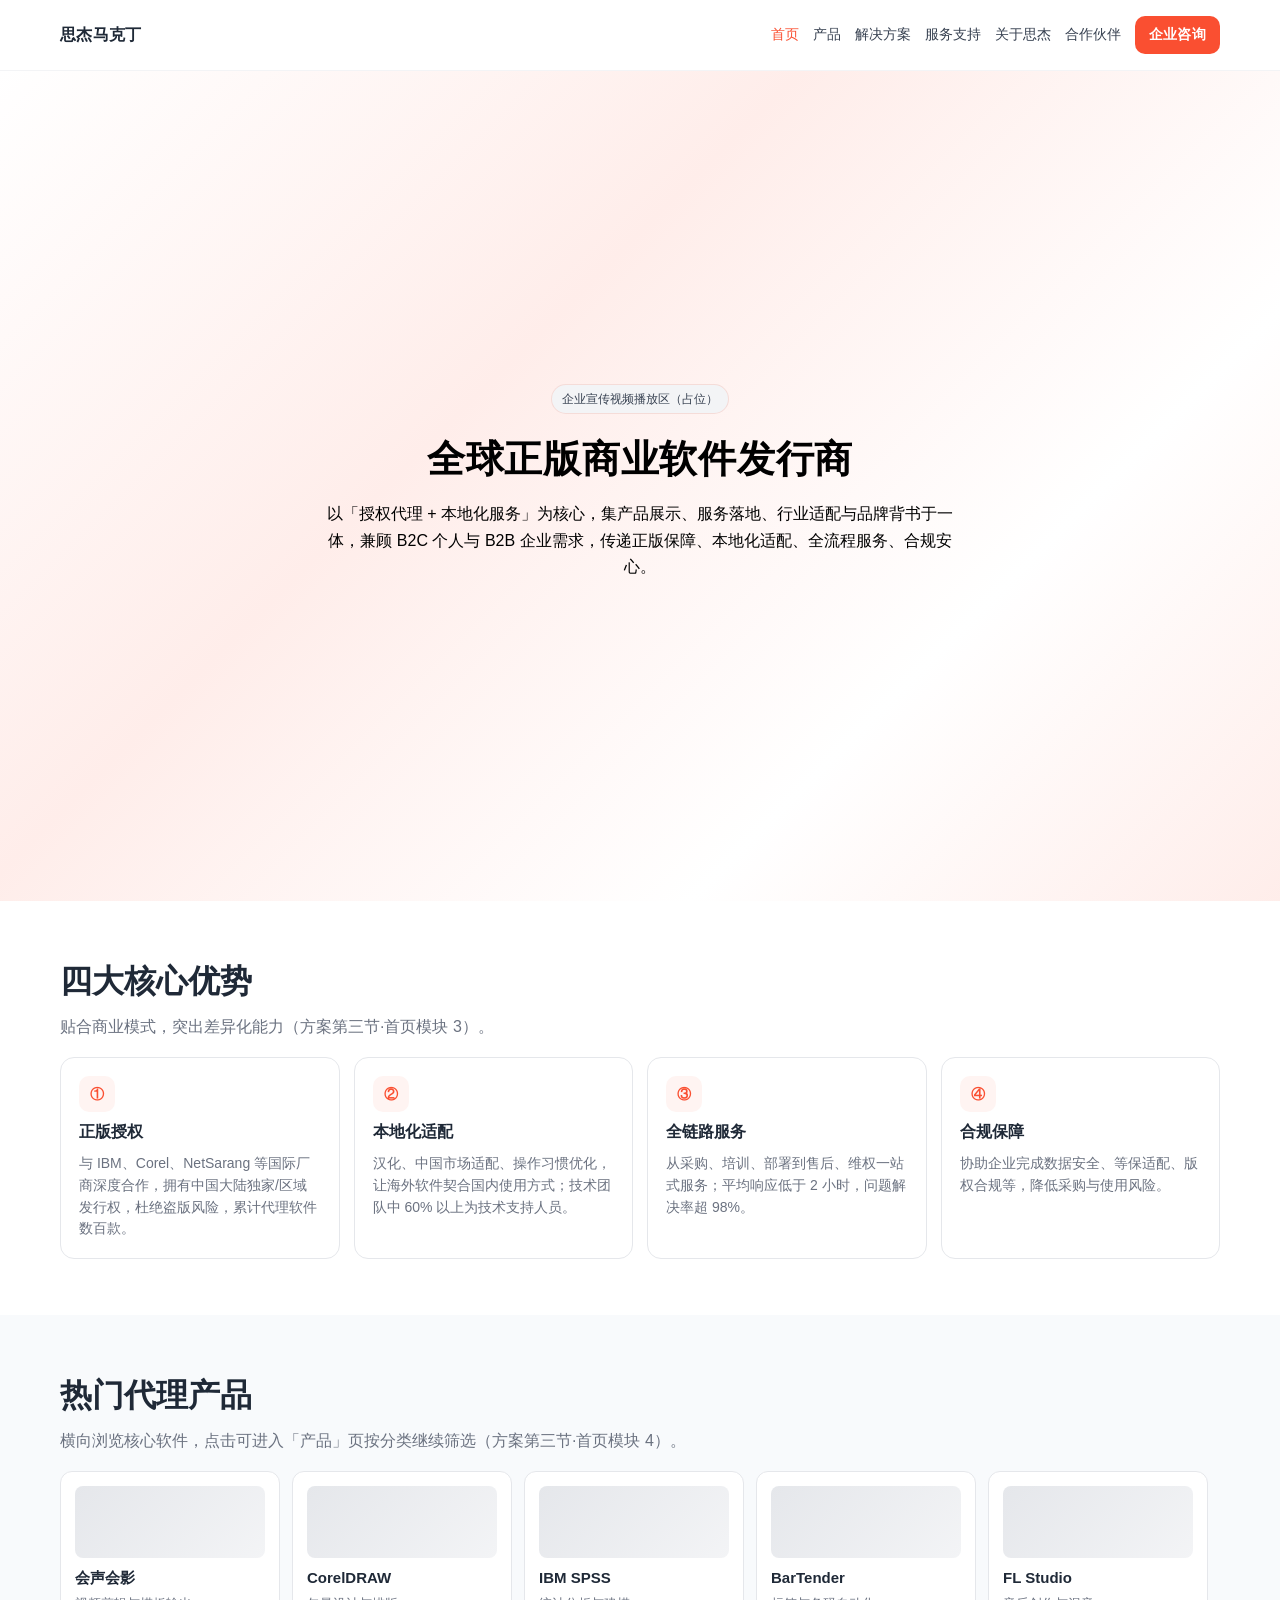
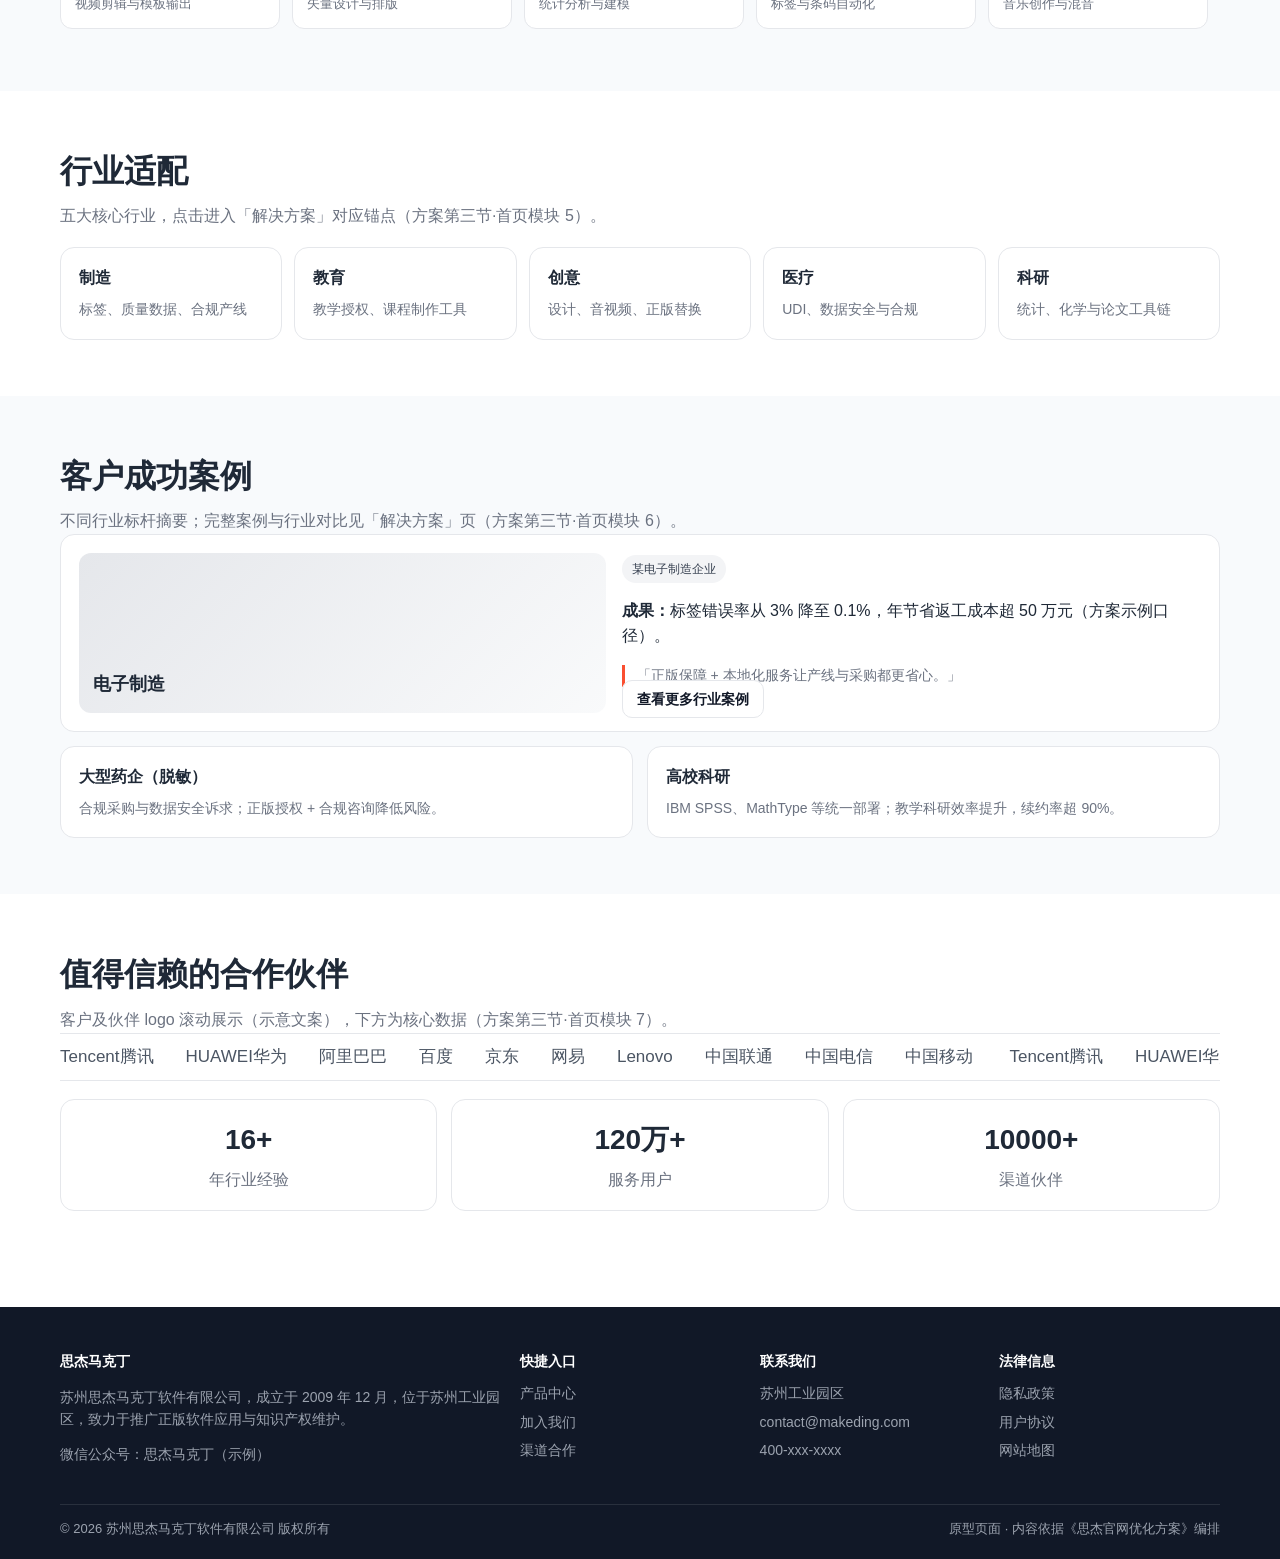
<file: v2/index.html>
<!DOCTYPE html>
<html lang="zh-CN">
<head>
  <meta charset="UTF-8">
  <meta name="viewport" content="width=device-width, initial-scale=1.0">
  <title>首页 - 思杰马克丁 | 全球正版商业软件发行商</title>
  <meta name="description" content="思杰马克丁：正版保障、本地化适配、全流程服务、合规安心。授权代理+本地化服务，服务个人与企业用户。">
  <link rel="stylesheet" href="./prototype.css">
</head>
<body>
  <header class="site-header" id="siteHeader">
    <div class="container nav">
      <a class="brand" href="./index.html">思杰马克丁</a>
      <nav class="links">
        <a class="active" href="./index.html">首页</a>
        <button type="button" class="nav-trigger" data-mega="products" aria-expanded="false">产品</button>
        <button type="button" class="nav-trigger" data-mega="solutions" aria-expanded="false">解决方案</button>
        <a href="./support.html">服务支持</a>
        <a href="./about.html">关于思杰</a>
        <a href="./partners.html">合作伙伴</a>
        <button type="button" class="btn brand" id="btnConsult">企业咨询</button>
      </nav>
    </div>
    <div class="mega-panel" id="megaPanel">
      <div class="container mega-inner">
        <div class="mega-cats" id="megaCats"></div>
        <div class="mega-items" id="megaItems"></div>
      </div>
    </div>
  </header>

  <main>
    <!-- （一）首页：Banner（通栏、橙白渐变、黑字） -->
    <section class="hero hero-banner">
      <div class="container hero-banner-content">
        <span class="pill hero-banner-pill">企业宣传视频播放区（占位）</span>
        <h1 class="hero-banner-title">全球正版商业软件发行商</h1>
        <p class="hero-banner-lead">以「授权代理 + 本地化服务」为核心，集产品展示、服务落地、行业适配与品牌背书于一体，兼顾 B2C 个人与 B2B 企业需求，传递正版保障、本地化适配、全流程服务、合规安心。</p>
      </div>
    </section>

    <!-- 核心优势区：方案 3 -->
    <section class="section">
      <div class="container">
        <div class="head">
          <h2>四大核心优势</h2>
          <p>贴合商业模式，突出差异化能力（方案第三节·首页模块 3）。</p>
        </div>
        <div class="grid-4">
          <article class="card item">
            <div class="icon-dot">①</div>
            <h4>正版授权</h4>
            <p>与 IBM、Corel、NetSarang 等国际厂商深度合作，拥有中国大陆独家/区域发行权，杜绝盗版风险，累计代理软件数百款。</p>
          </article>
          <article class="card item">
            <div class="icon-dot">②</div>
            <h4>本地化适配</h4>
            <p>汉化、中国市场适配、操作习惯优化，让海外软件契合国内使用方式；技术团队中 60% 以上为技术支持人员。</p>
          </article>
          <article class="card item">
            <div class="icon-dot">③</div>
            <h4>全链路服务</h4>
            <p>从采购、培训、部署到售后、维权一站式服务；平均响应低于 2 小时，问题解决率超 98%。</p>
          </article>
          <article class="card item">
            <div class="icon-dot">④</div>
            <h4>合规保障</h4>
            <p>协助企业完成数据安全、等保适配、版权合规等，降低采购与使用风险。</p>
          </article>
        </div>
      </div>
    </section>

    <!-- 热门产品区：横向滚动 -->
    <section class="section soft">
      <div class="container">
        <div class="head">
          <h2>热门代理产品</h2>
          <p>横向浏览核心软件，点击可进入「产品」页按分类继续筛选（方案第三节·首页模块 4）。</p>
        </div>
        <div class="strip-wrap" aria-label="热门产品横向列表">
          <div class="strip">
            <a class="strip-card" href="./products.html#cat-personal"><div class="strip-thumb"></div><h4>会声会影</h4><p>视频剪辑与模板输出</p></a>
            <a class="strip-card" href="./products.html#cat-personal"><div class="strip-thumb"></div><h4>CorelDRAW</h4><p>矢量设计与排版</p></a>
            <a class="strip-card" href="./products.html#cat-enterprise"><div class="strip-thumb"></div><h4>IBM SPSS</h4><p>统计分析与建模</p></a>
            <a class="strip-card" href="./products.html#cat-enterprise"><div class="strip-thumb"></div><h4>BarTender</h4><p>标签与条码自动化</p></a>
            <a class="strip-card" href="./products.html#cat-personal"><div class="strip-thumb"></div><h4>FL Studio</h4><p>音乐创作与混音</p></a>
            <a class="strip-card" href="./products.html#cat-enterprise"><div class="strip-thumb"></div><h4>Minitab</h4><p>质量与六西格玛分析</p></a>
            <a class="strip-card" href="./products.html#cat-enterprise"><div class="strip-thumb"></div><h4>TeamViewer</h4><p>远程协作与运维</p></a>
            <a class="strip-card" href="./products.html"><div class="strip-thumb"></div><h4>更多软件</h4><p>数百款正版授权可查</p></a>
          </div>
        </div>
      </div>
    </section>

    <!-- 行业适配区 -->
    <section class="section">
      <div class="container">
        <div class="head">
          <h2>行业适配</h2>
          <p>五大核心行业，点击进入「解决方案」对应锚点（方案第三节·首页模块 5）。</p>
        </div>
        <div class="grid-5">
          <a class="card item" href="./solutions.html#industry-mfg"><h4>制造</h4><p>标签、质量数据、合规产线</p></a>
          <a class="card item" href="./solutions.html#industry-edu"><h4>教育</h4><p>教学授权、课程制作工具</p></a>
          <a class="card item" href="./solutions.html#industry-creative"><h4>创意</h4><p>设计、音视频、正版替换</p></a>
          <a class="card item" href="./solutions.html#industry-med"><h4>医疗</h4><p>UDI、数据安全与合规</p></a>
          <a class="card item" href="./solutions.html#industry-rd"><h4>科研</h4><p>统计、化学与论文工具链</p></a>
        </div>
      </div>
    </section>

    <!-- 客户成功案例 -->
    <section class="section soft">
      <div class="container">
        <div class="head">
          <h2>客户成功案例</h2>
          <p>不同行业标杆摘要；完整案例与行业对比见「解决方案」页（方案第三节·首页模块 6）。</p>
        </div>
        <div class="card case-card">
          <div class="case-visual">电子制造</div>
          <div>
            <span class="pill">某电子制造企业</span>
            <p><strong>成果：</strong>标签错误率从 3% 降至 0.1%，年节省返工成本超 50 万元（方案示例口径）。</p>
            <blockquote>「正版保障 + 本地化服务让产线与采购都更省心。」</blockquote>
            <a class="btn ghost" href="./solutions.html#cases">查看更多行业案例</a>
          </div>
        </div>
        <div class="grid-2" style="margin-top:14px;">
          <div class="card item">
            <h4>大型药企（脱敏）</h4>
            <p>合规采购与数据安全诉求；正版授权 + 合规咨询降低风险。</p>
          </div>
          <div class="card item">
            <h4>高校科研</h4>
            <p>IBM SPSS、MathType 等统一部署；教学科研效率提升，续约率超 90%。</p>
          </div>
        </div>
      </div>
    </section>

    <!-- 客户与伙伴展示 + 数据 -->
    <section class="section">
      <div class="container">
        <div class="head">
          <h2>值得信赖的合作伙伴</h2>
          <p>客户及伙伴 logo 滚动展示（示意文案），下方为核心数据（方案第三节·首页模块 7）。</p>
        </div>
        <div class="ticker">
          <div class="ticker-track">
            <span>Tencent腾讯</span><span>HUAWEI华为</span><span>阿里巴巴</span><span>百度</span><span>京东</span><span>网易</span><span>Lenovo</span><span>中国联通</span><span>中国电信</span><span>中国移动</span>
            <span>Tencent腾讯</span><span>HUAWEI华为</span><span>阿里巴巴</span><span>百度</span><span>京东</span><span>网易</span><span>Lenovo</span><span>中国联通</span><span>中国电信</span><span>中国移动</span>
          </div>
        </div>
        <div class="stats">
          <div class="card stat"><strong>16+</strong><p class="muted" style="margin:6px 0 0;">年行业经验</p></div>
          <div class="card stat"><strong>120万+</strong><p class="muted" style="margin:6px 0 0;">服务用户</p></div>
          <div class="card stat"><strong>10000+</strong><p class="muted" style="margin:6px 0 0;">渠道伙伴</p></div>
        </div>
      </div>
    </section>
  </main>

  <!-- 底部信息：方案首页模块 8 -->
  <footer id="contact">
    <div class="container footer-grid">
      <div>
        <h4>思杰马克丁</h4>
        <p>苏州思杰马克丁软件有限公司，成立于 2009 年 12 月，位于苏州工业园区，致力于推广正版软件应用与知识产权维护。</p>
        <p style="margin-top:8px;">微信公众号：思杰马克丁（示例）</p>
      </div>
      <div>
        <h4>快捷入口</h4>
        <ul>
          <li><a href="./products.html">产品中心</a></li>
          <li><a href="./about.html#join">加入我们</a></li>
          <li><a href="./about.html#channel">渠道合作</a></li>
        </ul>
      </div>
      <div>
        <h4>联系我们</h4>
        <ul>
          <li>苏州工业园区</li>
          <li><a href="mailto:contact@makeding.com">contact@makeding.com</a></li>
          <li><a href="tel:400-xxx-xxxx">400-xxx-xxxx</a></li>
        </ul>
      </div>
      <div>
        <h4>法律信息</h4>
        <ul>
          <li><a href="#">隐私政策</a></li>
          <li><a href="#">用户协议</a></li>
          <li><a href="#">网站地图</a></li>
        </ul>
      </div>
    </div>
    <div class="container copy">
      <span>© 2026 苏州思杰马克丁软件有限公司 版权所有</span>
      <span>原型页面 · 内容依据《思杰官网优化方案》编排</span>
    </div>
  </footer>

  <dialog id="dlgConsult" style="border:0;border-radius:14px;padding:0;width:min(480px,92vw);">
    <form method="dialog" style="padding:20px;">
      <h3 style="margin:0 0 8px;">企业咨询</h3>
      <p class="muted" style="margin:0 0 12px;color:var(--muted);font-size:14px;">提交后由顾问对接（原型示意）。</p>
      <div class="form-grid">
        <div><label>姓名</label><input type="text" placeholder="必填"></div>
        <div><label>企业名称</label><input type="text" placeholder="选填"></div>
        <div><label>需求类型</label>
          <select><option>企业采购</option><option>行业方案</option><option>技术支持</option><option>培训服务</option></select>
        </div>
      </div>
      <div class="cta-row" style="margin-top:14px;justify-content:flex-end;">
        <button type="button" class="btn ghost" id="dlgClose">取消</button>
        <button type="submit" class="btn brand">提交</button>
      </div>
    </form>
  </dialog>

  <script>
    const megaData = {
      products: {
        cats: ["个人软件", "企业软件", "热门推荐"],
        items: {
          "个人软件": [
            ["CorelDRAW", "创意设计类"], ["会声会影", "视频剪辑"], ["PhotoZoom", "图像放大"],
            ["FL Studio", "音频编辑"], ["PDF Expert", "办公效率"], ["CrossOver", "跨平台应用"]
          ],
          "企业软件": [
            ["IBM SPSS", "数据分析"], ["Minitab", "质量管理"], ["BarTender", "标签管理"],
            ["AppScan", "应用安全"], ["ChemDraw", "科研办公"], ["TeamViewer", "远程协作"]
          ],
          "热门推荐": [
            ["会声会影", "个人视频"], ["CorelDRAW", "平面设计"], ["IBM SPSS", "统计分析"],
            ["BarTender", "制造标签"], ["FL Studio", "音乐制作"], ["查看全部", "进入产品中心"]
          ]
        }
      },
      solutions: {
        cats: ["制造", "教育", "创意", "医疗", "科研"],
        items: {
          "制造": [["BarTender", "标签自动化"], ["IBM SPSS", "质量数据分析"], ["合规维权", "版权治理"]],
          "教育": [["Camtasia", "微课制作"], ["FL Studio", "音频课程"], ["批量授权", "校园合规"]],
          "创意": [["CorelDRAW", "正版设计"], ["会声会影", "视频包装"], ["培训", "本地化落地"]],
          "医疗": [["BarTender", "UDI 标签"], ["EasyRecovery", "数据恢复"], ["合规", "安全咨询"]],
          "科研": [["IBM SPSS", "统计建模"], ["ChemDraw", "化学绘图"], ["MathType", "公式排版"]]
        }
      }
    };

    const megaPanel = document.getElementById("megaPanel");
    const megaCats = document.getElementById("megaCats");
    const megaItems = document.getElementById("megaItems");
    let megaType = "products";
    let megaCat = megaData.products.cats[0];

    function renderMega() {
      const data = megaData[megaType];
      megaCats.innerHTML = data.cats.map(c =>
        `<button type="button" class="${c === megaCat ? "active" : ""}" data-cat="${c}">${c}</button>`
      ).join("");
      const items = data.items[megaCat] || [];
      const base = megaType === "products" ? "./products.html" : "./solutions.html";
      megaItems.innerHTML = items.map(([t, d]) =>
        `<a class="mini-card" href="${base}"><h5>${t}</h5><p>${d}</p></a>`
      ).join("");
      megaCats.querySelectorAll("button").forEach(btn => {
        btn.addEventListener("click", () => {
          megaCat = btn.dataset.cat;
          renderMega();
        });
      });
    }

    document.querySelectorAll(".nav-trigger").forEach(el => {
      el.addEventListener("mouseenter", () => {
        megaType = el.dataset.mega;
        megaCat = megaData[megaType].cats[0];
      megaPanel.classList.add("open");
        renderMega();
      });
    });

    document.getElementById("siteHeader").addEventListener("mouseleave", () => {
      megaPanel.classList.remove("open");
    });

    document.getElementById("btnConsult").addEventListener("click", () => {
      document.getElementById("dlgConsult").showModal();
    });
    document.getElementById("dlgClose").addEventListener("click", () => {
      document.getElementById("dlgConsult").close();
    });
  </script>
</body>
</html>
</file>
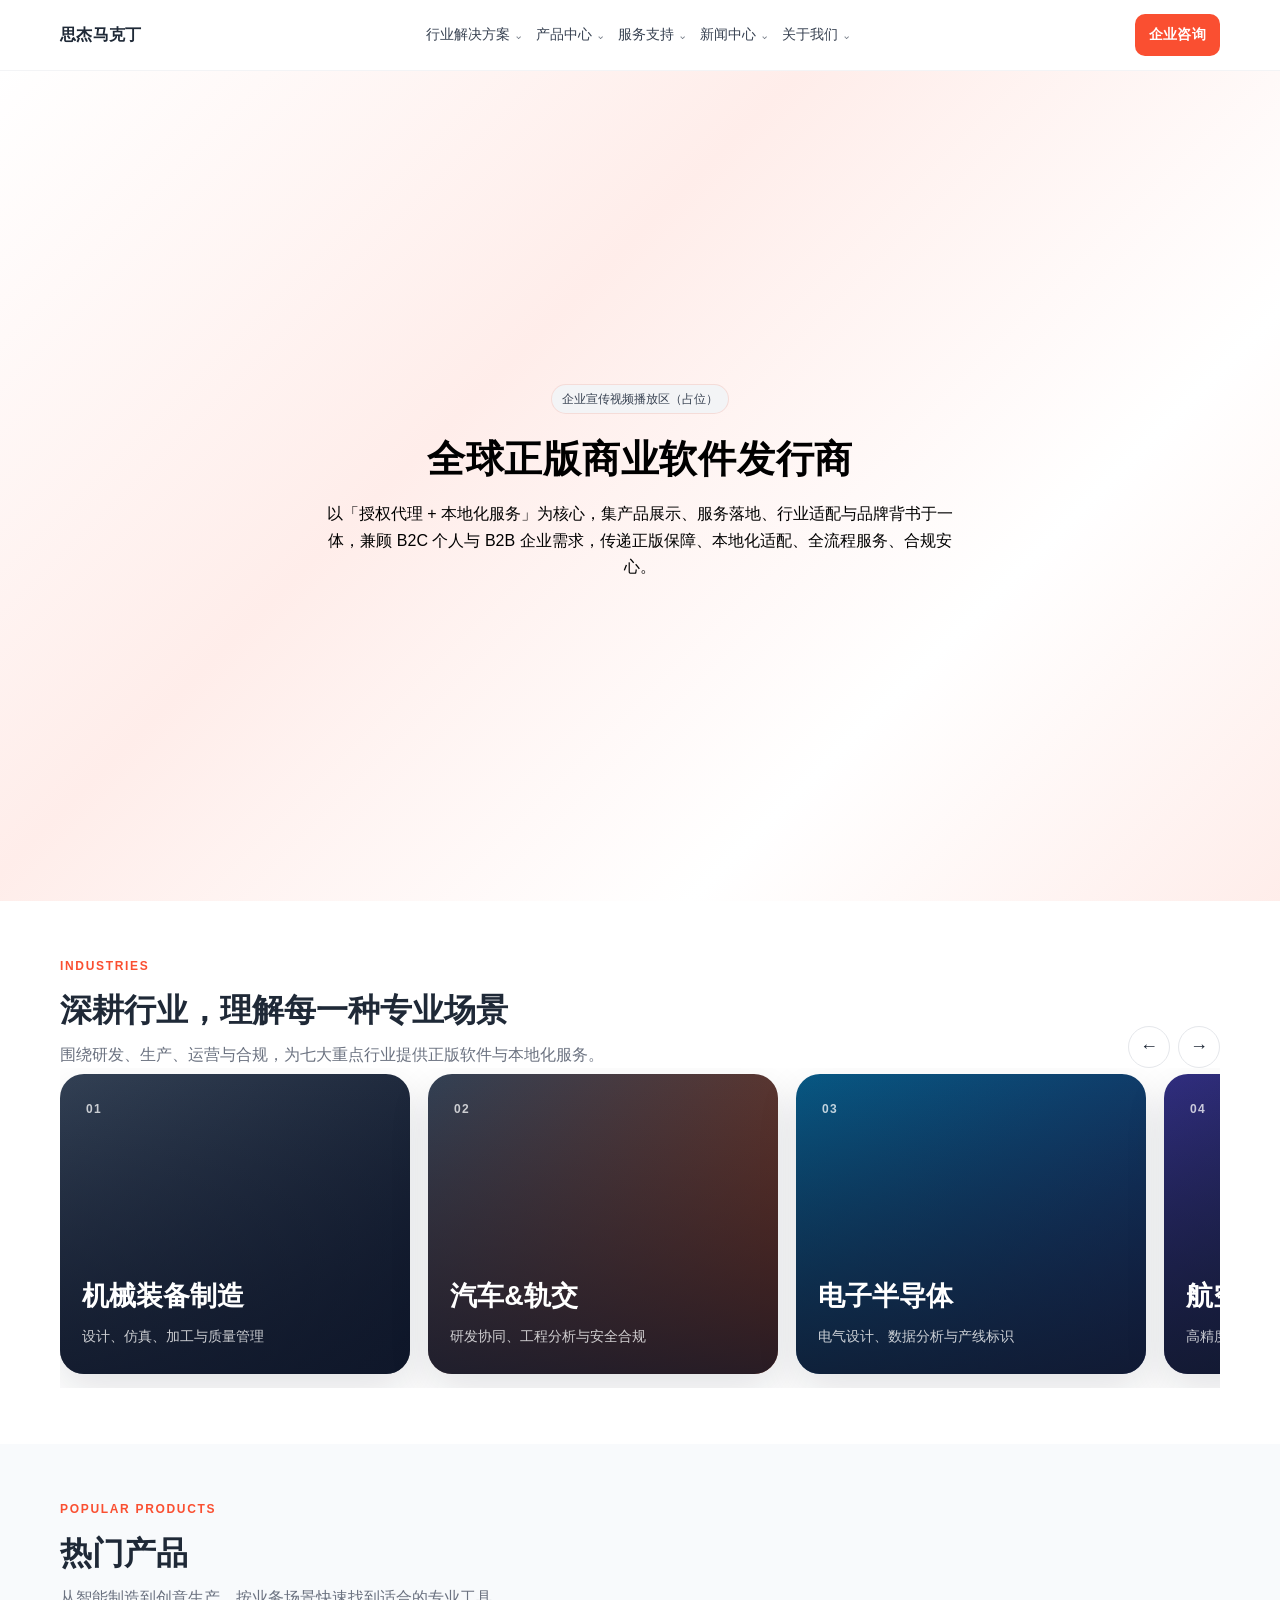
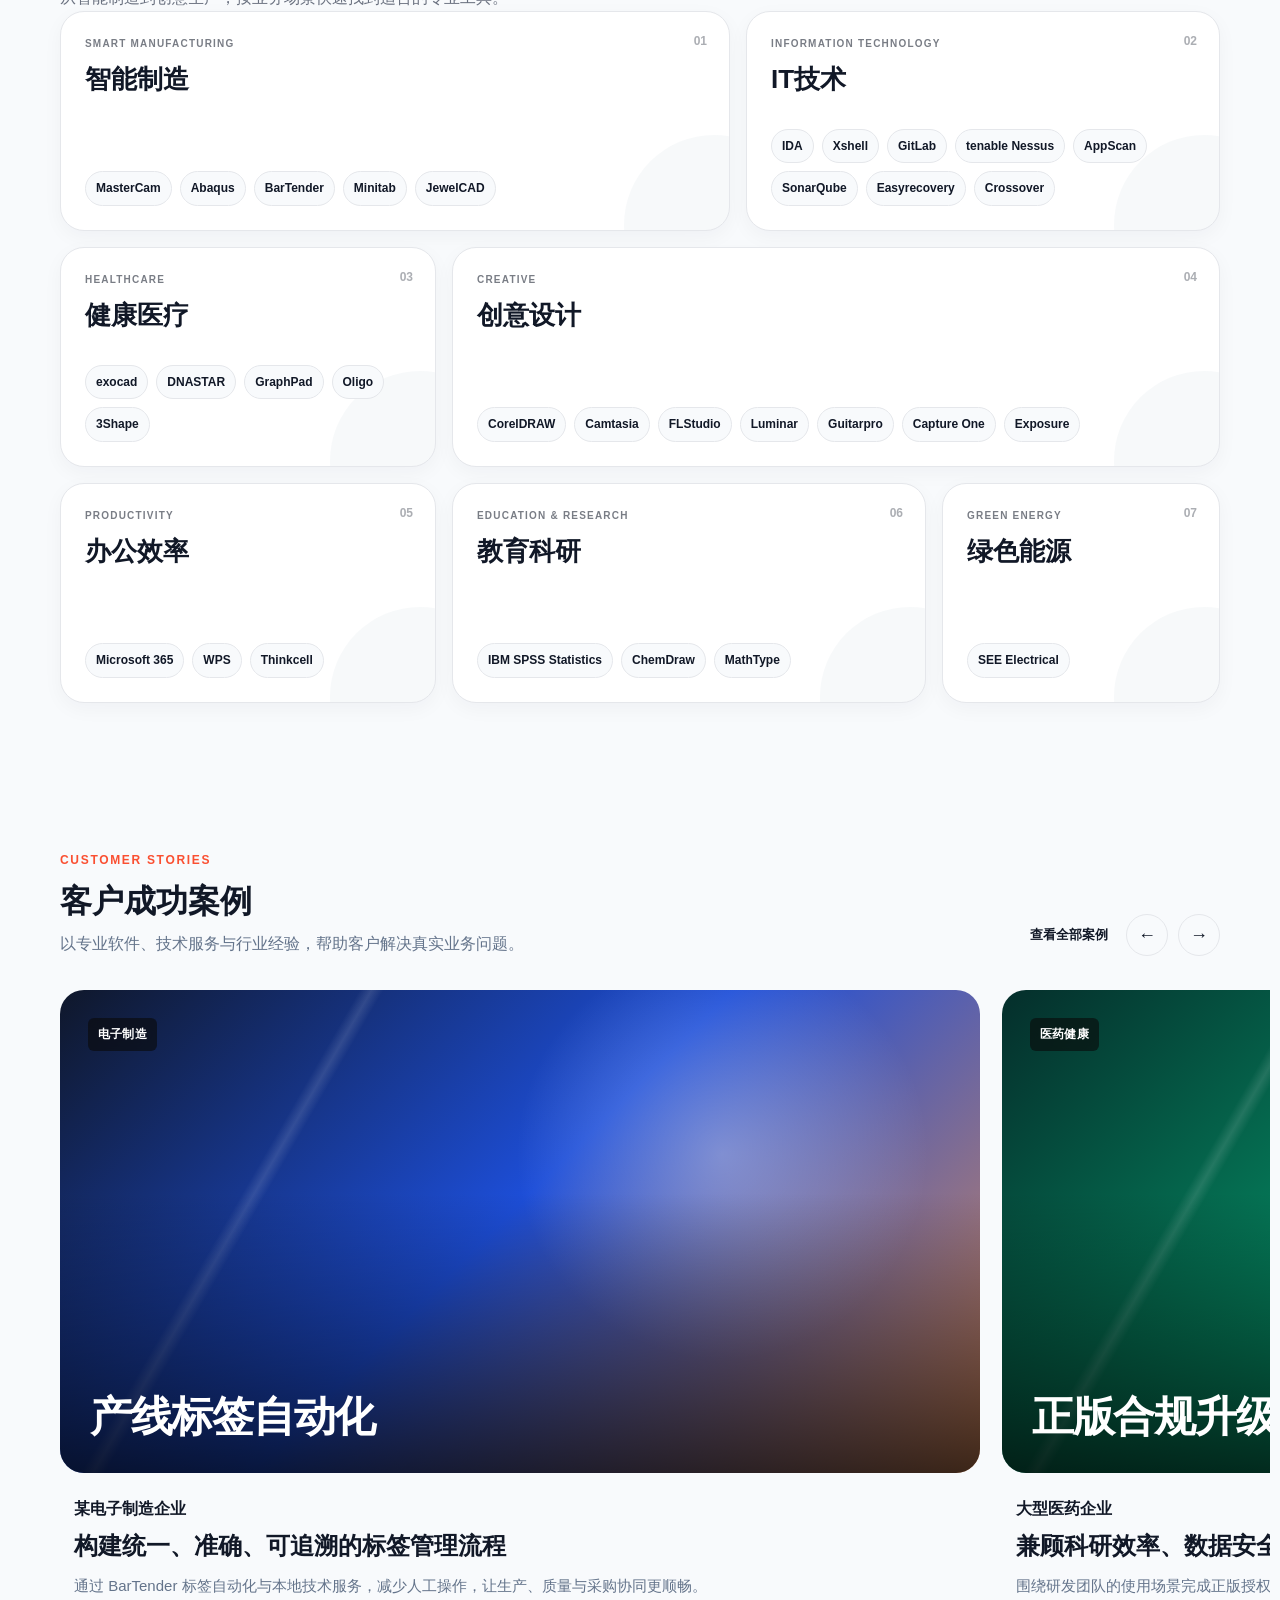
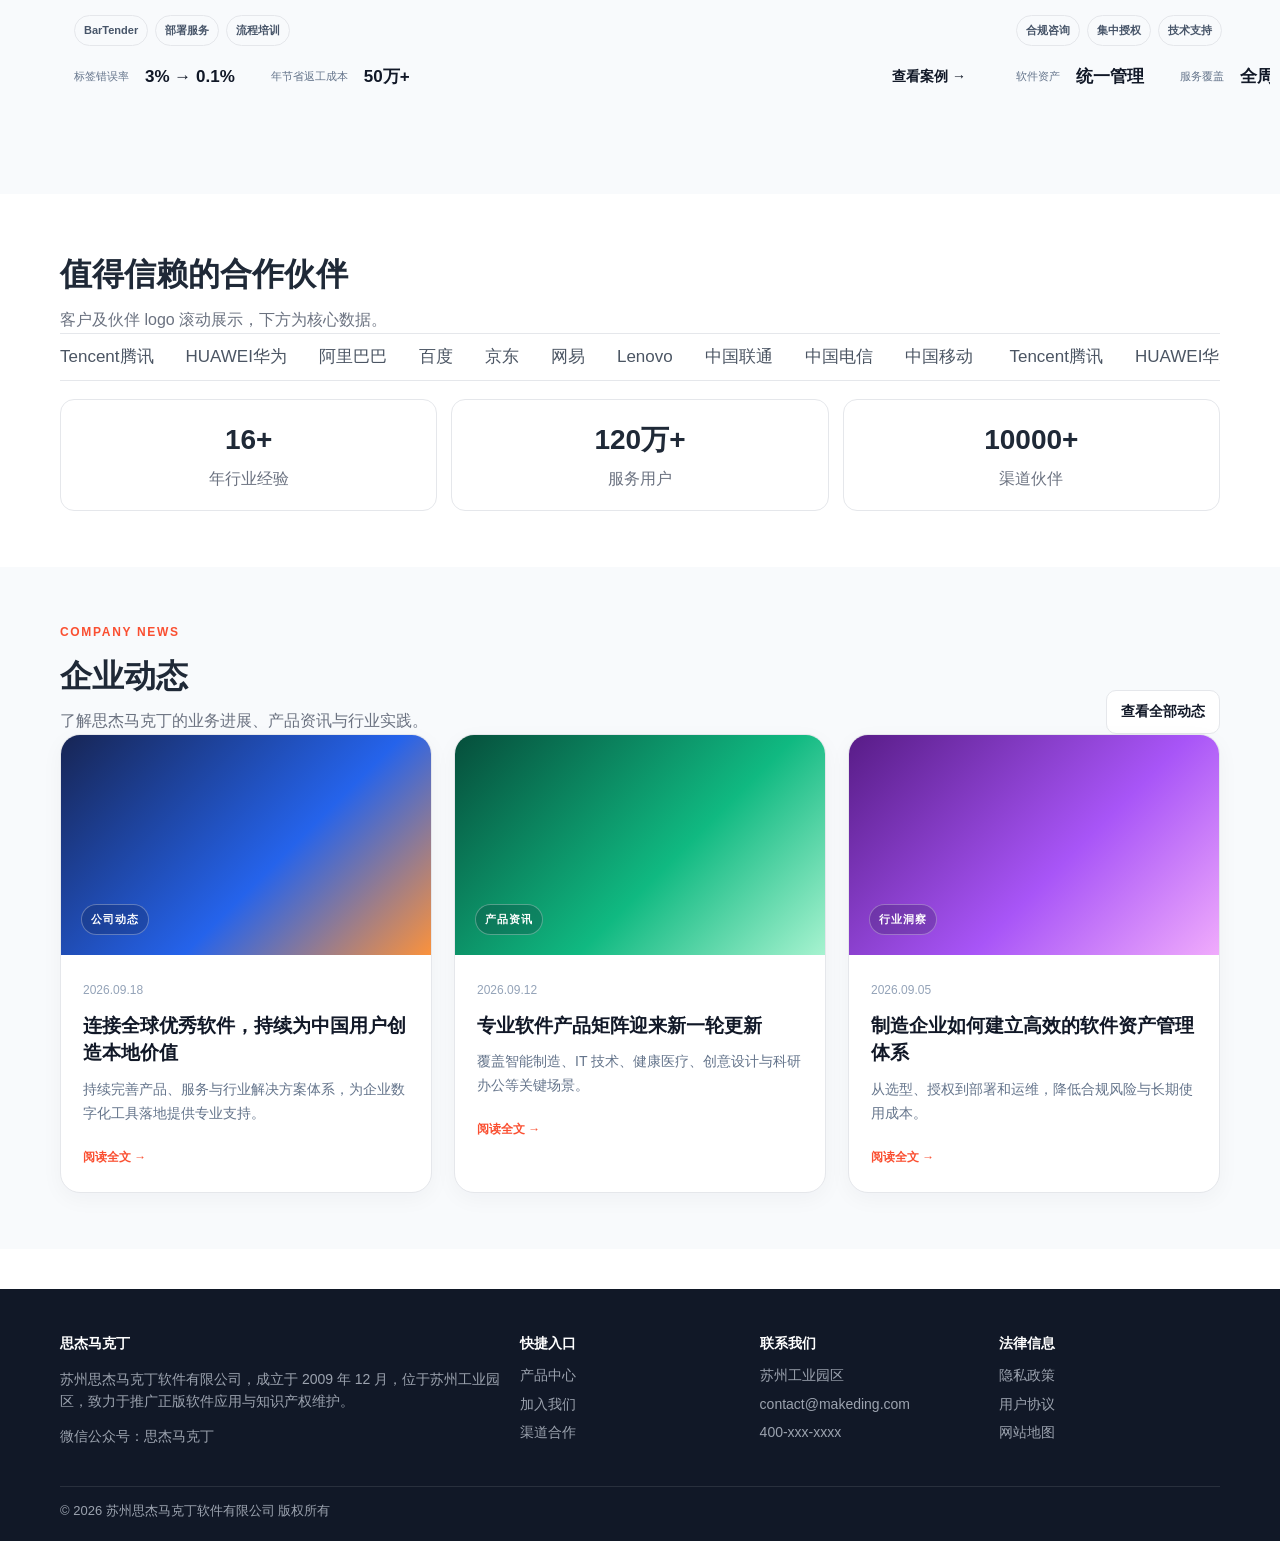
<file: v3/index.html>
<!DOCTYPE html>
<html lang="zh-CN">
<head>
  <meta charset="UTF-8">
  <meta name="viewport" content="width=device-width, initial-scale=1.0">
  <title>首页 - 思杰马克丁 | 全球正版商业软件发行商</title>
  <meta name="description" content="思杰马克丁：正版保障、本地化适配、全流程服务、合规安心。授权代理+本地化服务，服务个人与企业用户。">
  <link rel="stylesheet" href="./prototype.css?v=20260918-4">
</head>
<body>
  <header class="site-header">
    <div class="container nav">
      <a class="brand" href="./index.html">思杰马克丁</a>
      <nav class="links aws-nav" aria-label="主导航">
        <div class="nav-menu">
          <a class="nav-label" href="./solutions.html">行业解决方案 <span>⌄</span></a>
          <div class="nav-dropdown">
            <div class="container dropdown-layout">
              <div class="dropdown-intro"><span>INDUSTRIES</span><h3>行业解决方案</h3><p>面向关键行业的专业软件组合与本地化服务。</p><a href="./solutions.html">查看全部方案 →</a></div>
              <div class="dropdown-links"><h4>重点行业</h4><a href="./solutions.html#industry-mfg"><b>机械装备制造</b><small>设计、仿真与加工</small></a><a href="./solutions.html#industry-auto"><b>汽车 &amp; 轨交</b><small>研发协同与工程分析</small></a><a href="./solutions.html#industry-electronics"><b>电子半导体</b><small>电气设计与产线管理</small></a><a href="./solutions.html#industry-aero"><b>航空航天</b><small>复杂系统研发</small></a></div>
              <div class="dropdown-links"><h4>更多领域</h4><a href="./solutions.html#industry-energy"><b>能源电力</b><small>工程与资产运维</small></a><a href="./solutions.html#industry-petro"><b>石油化工</b><small>流程安全与生产优化</small></a><a href="./solutions.html#industry-life"><b>医药与生命科学</b><small>科研、设计与合规</small></a></div>
              <a class="dropdown-feature" href="./solutions.html"><span>行业洞察</span><strong>从软件选型到落地交付</strong><p>用一套完整服务缩短数字化工具的应用周期。</p><em>了解服务能力 →</em></a>
            </div>
          </div>
        </div>
        <div class="nav-menu">
          <a class="nav-label" href="./products.html">产品中心 <span>⌄</span></a>
          <div class="nav-dropdown">
            <div class="container dropdown-layout">
              <div class="dropdown-intro"><span>PRODUCTS</span><h3>产品中心</h3><p>覆盖制造、IT、科研、创意与办公的正版软件。</p><a href="./products.html">浏览全部产品 →</a></div>
              <div class="dropdown-links"><h4>按场景查找</h4><a href="./products.html#smart-manufacturing"><b>智能制造</b><small>MasterCam、Abaqus</small></a><a href="./products.html#it"><b>IT 技术</b><small>GitLab、Xshell、AppScan</small></a><a href="./products.html#healthcare"><b>健康医疗</b><small>exocad、3Shape</small></a><a href="./products.html#creative"><b>创意设计</b><small>CorelDRAW、Capture One</small></a></div>
              <div class="dropdown-links"><h4>热门产品</h4><a href="./products.html"><b>IBM SPSS Statistics</b><small>统计分析与预测建模</small></a><a href="./products.html"><b>SEE Electrical</b><small>专业电气设计</small></a><a href="./products.html"><b>BarTender</b><small>标签与条码自动化</small></a><a href="./products.html"><b>Microsoft 365</b><small>现代协同办公</small></a></div>
              <a class="dropdown-feature product-feature" href="./products.html"><span>产品选型</span><strong>不知道如何选择？</strong><p>按团队规模、应用场景和部署方式快速筛选。</p><em>开始选型 →</em></a>
            </div>
          </div>
        </div>
        <div class="nav-menu">
          <a class="nav-label" href="./support.html">服务支持 <span>⌄</span></a>
          <div class="nav-dropdown">
            <div class="container dropdown-layout">
              <div class="dropdown-intro"><span>SUPPORT</span><h3>服务支持</h3><p>贯穿咨询、采购、部署、培训与售后的全周期支持。</p><a href="./support.html">进入服务中心 →</a></div>
              <div class="dropdown-links"><h4>客户服务</h4><a href="./support.html"><b>企业采购</b><small>批量授权与集中部署</small></a><a href="./support.html"><b>技术支持</b><small>安装、升级与故障排查</small></a><a href="./support.html"><b>培训服务</b><small>企业内训与公开课程</small></a></div>
              <div class="dropdown-links"><h4>资源中心</h4><a href="./support.html#whitepapers"><b>白皮书</b><small>产品与行业资料</small></a><a href="./support.html"><b>常见问题</b><small>快速获取使用帮助</small></a><a href="./support.html"><b>合规服务</b><small>版权与数据合规咨询</small></a></div>
              <a class="dropdown-feature support-feature" href="./support.html"><span>快速响应</span><strong>让专业问题更快解决</strong><p>连接本地技术团队，获得贴近业务的支持。</p><em>提交需求 →</em></a>
            </div>
          </div>
        </div>
        <div class="nav-menu">
          <a class="nav-label" href="./news.html">新闻中心 <span>⌄</span></a>
          <div class="nav-dropdown">
            <div class="container dropdown-layout">
              <div class="dropdown-intro"><span>NEWSROOM</span><h3>新闻中心</h3><p>关注公司动态、产品资讯、行业洞察与活动信息。</p><a href="./news.html">查看全部新闻 →</a></div>
              <div class="dropdown-links"><h4>新闻分类</h4><a href="./news.html#company"><b>公司动态</b><small>重要进展与品牌信息</small></a><a href="./news.html#product"><b>产品资讯</b><small>新品、版本与解决方案</small></a><a href="./news.html#insight"><b>行业洞察</b><small>趋势、政策与实践</small></a></div>
              <div class="dropdown-links"><h4>媒体资源</h4><a href="./news.html#events"><b>活动资讯</b><small>会议、直播与研讨会</small></a><a href="./news.html"><b>媒体报道</b><small>来自行业媒体的关注</small></a><a href="./about.html"><b>品牌资料</b><small>企业介绍与联系方式</small></a></div>
              <a class="dropdown-feature news-feature" href="./news.html"><span>最新发布</span><strong>软件驱动行业创新</strong><p>获取思杰马克丁的最新业务与产品动态。</p><em>阅读新闻 →</em></a>
            </div>
          </div>
        </div>
        <div class="nav-menu">
          <a class="nav-label" href="./about.html">关于我们 <span>⌄</span></a>
          <div class="nav-dropdown">
            <div class="container dropdown-layout">
              <div class="dropdown-intro"><span>ABOUT</span><h3>关于我们</h3><p>连接全球优秀软件与中国用户，持续创造本地价值。</p><a href="./about.html">了解思杰马克丁 →</a></div>
              <div class="dropdown-links"><h4>认识我们</h4><a href="./about.html"><b>公司介绍</b><small>使命、愿景与核心能力</small></a><a href="./about.html#timeline"><b>发展历程</b><small>关键里程碑</small></a><a href="./about.html#join"><b>加入我们</b><small>与优秀团队共同成长</small></a></div>
              <div class="dropdown-links"><h4>合作联系</h4><a href="./partners.html"><b>合作伙伴</b><small>共建正版软件生态</small></a><a href="./about.html#channel"><b>渠道合作</b><small>拓展长期商业价值</small></a><a href="./index.html#contact"><b>联系我们</b><small>获取业务与媒体支持</small></a></div>
              <a class="dropdown-feature about-feature" href="./partners.html"><span>生态合作</span><strong>与全球伙伴共同成长</strong><p>连接产品、渠道与行业客户。</p><em>合作入口 →</em></a>
            </div>
          </div>
        </div>
      </nav>
      <a class="btn brand nav-cta" href="./support.html">企业咨询</a>
    </div>
  </header>

  <main>
    <!-- （一）首页：Banner（通栏、橙白渐变、黑字） -->
    <section class="hero hero-banner">
      <div class="container hero-banner-content">
        <span class="pill hero-banner-pill">企业宣传视频播放区（占位）</span>
        <h1 class="hero-banner-title">全球正版商业软件发行商</h1>
        <p class="hero-banner-lead">以「授权代理 + 本地化服务」为核心，集产品展示、服务落地、行业适配与品牌背书于一体，兼顾 B2C 个人与 B2B 企业需求，传递正版保障、本地化适配、全流程服务、合规安心。</p>
      </div>
    </section>

    <!-- 行业领域：横向滚动 -->
    <section class="section industry-section">
      <div class="container">
        <div class="head head-row">
          <div>
            <span class="eyebrow">INDUSTRIES</span>
            <h2>深耕行业，理解每一种专业场景</h2>
            <p>围绕研发、生产、运营与合规，为七大重点行业提供正版软件与本地化服务。</p>
          </div>
          <div class="carousel-actions" aria-label="行业卡片控制">
            <button type="button" id="industryPrev" aria-label="向左滚动">←</button>
            <button type="button" id="industryNext" aria-label="向右滚动">→</button>
          </div>
        </div>
        <div class="industry-track" id="industryTrack">
          <a class="industry-card industry-1" href="./solutions.html#industry-mfg"><span>01</span><div><h3>机械装备制造</h3><p>设计、仿真、加工与质量管理</p></div></a>
          <a class="industry-card industry-2" href="./solutions.html#industry-auto"><span>02</span><div><h3>汽车&amp;轨交</h3><p>研发协同、工程分析与安全合规</p></div></a>
          <a class="industry-card industry-3" href="./solutions.html#industry-electronics"><span>03</span><div><h3>电子半导体</h3><p>电气设计、数据分析与产线标识</p></div></a>
          <a class="industry-card industry-4" href="./solutions.html#industry-aero"><span>04</span><div><h3>航空航天</h3><p>高精度仿真与复杂系统研发</p></div></a>
          <a class="industry-card industry-5" href="./solutions.html#industry-energy"><span>05</span><div><h3>能源电力</h3><p>电气工程、资产运维与数字化</p></div></a>
          <a class="industry-card industry-6" href="./solutions.html#industry-petro"><span>06</span><div><h3>石油化工</h3><p>流程安全、可靠性与生产优化</p></div></a>
          <a class="industry-card industry-7" href="./solutions.html#industry-life"><span>07</span><div><h3>医药与生命科学</h3><p>科研分析、医疗设计与合规管理</p></div></a>
        </div>
      </div>
    </section>

    <!-- 热门产品：Bento UI -->
    <section class="section soft product-bento-section">
      <div class="container">
        <div class="head">
          <span class="eyebrow">POPULAR PRODUCTS</span>
          <h2>热门产品</h2>
          <p>从智能制造到创意生产，按业务场景快速找到适合的专业工具。</p>
        </div>
        <div class="bento-grid">
          <a class="bento-card bento-manufacturing" href="./products.html#smart-manufacturing">
            <span class="bento-index">01</span><div><p class="bento-kicker">SMART MANUFACTURING</p><h3>智能制造</h3></div>
            <ul><li>MasterCam</li><li>Abaqus</li><li>BarTender</li><li>Minitab</li><li>JewelCAD</li></ul>
          </a>
          <a class="bento-card bento-it" href="./products.html#it">
            <span class="bento-index">02</span><div><p class="bento-kicker">INFORMATION TECHNOLOGY</p><h3>IT技术</h3></div>
            <ul><li>IDA</li><li>Xshell</li><li>GitLab</li><li>tenable Nessus</li><li>AppScan</li><li>SonarQube</li><li>Easyrecovery</li><li>Crossover</li></ul>
          </a>
          <a class="bento-card bento-health" href="./products.html#healthcare">
            <span class="bento-index">03</span><div><p class="bento-kicker">HEALTHCARE</p><h3>健康医疗</h3></div>
            <ul><li>exocad</li><li>DNASTAR</li><li>GraphPad</li><li>Oligo</li><li>3Shape</li></ul>
          </a>
          <a class="bento-card bento-creative" href="./products.html#creative">
            <span class="bento-index">04</span><div><p class="bento-kicker">CREATIVE</p><h3>创意设计</h3></div>
            <ul><li>CorelDRAW</li><li>Camtasia</li><li>FLStudio</li><li>Luminar</li><li>Guitarpro</li><li>Capture One</li><li>Exposure</li></ul>
          </a>
          <a class="bento-card bento-office" href="./products.html#office">
            <span class="bento-index">05</span><div><p class="bento-kicker">PRODUCTIVITY</p><h3>办公效率</h3></div>
            <ul><li>Microsoft 365</li><li>WPS</li><li>Thinkcell</li></ul>
          </a>
          <a class="bento-card bento-research" href="./products.html#research">
            <span class="bento-index">06</span><div><p class="bento-kicker">EDUCATION &amp; RESEARCH</p><h3>教育科研</h3></div>
            <ul><li>IBM SPSS Statistics</li><li>ChemDraw</li><li>MathType</li></ul>
          </a>
          <a class="bento-card bento-energy" href="./products.html#green-energy">
            <span class="bento-index">07</span><div><p class="bento-kicker">GREEN ENERGY</p><h3>绿色能源</h3></div>
            <ul><li>SEE Electrical</li></ul>
          </a>
        </div>
      </div>
    </section>


    <!-- 企业成功案例 -->
    <section class="section soft success-section">
      <div class="container">
        <div class="head head-row">
          <div>
            <span class="eyebrow">CUSTOMER STORIES</span>
            <h2>客户成功案例</h2>
            <p>以专业软件、技术服务与行业经验，帮助客户解决真实业务问题。</p>
          </div>
          <div class="success-head-actions">
            <a class="success-all-link" href="./solutions.html#cases">查看全部案例</a>
            <button type="button" id="successPrev" aria-label="上一个案例">←</button>
            <button type="button" id="successNext" aria-label="下一个案例">→</button>
          </div>
        </div>
        <div class="success-list" id="successTrack">
          <article class="success-card">
            <div class="success-visual success-visual-mfg"><span>电子制造</span><strong>产线标签自动化</strong></div>
            <div class="success-copy"><span class="success-client">某电子制造企业</span><h3>构建统一、准确、可追溯的标签管理流程</h3><p>通过 BarTender 标签自动化与本地技术服务，减少人工操作，让生产、质量与采购协同更顺畅。</p><div class="success-products"><span>BarTender</span><span>部署服务</span><span>流程培训</span></div></div>
            <div class="success-result"><small>标签错误率</small><strong>3% → 0.1%</strong><small>年节省返工成本</small><strong>50万+</strong><a href="./solutions.html#cases">查看案例 →</a></div>
          </article>
          <article class="success-card">
            <div class="success-visual success-visual-med"><span>医药健康</span><strong>正版合规升级</strong></div>
            <div class="success-copy"><span class="success-client">大型医药企业</span><h3>兼顾科研效率、数据安全与软件合规</h3><p>围绕研发团队的使用场景完成正版授权规划，并提供部署、升级及持续合规咨询。</p><div class="success-products"><span>合规咨询</span><span>集中授权</span><span>技术支持</span></div></div>
            <div class="success-result"><small>软件资产</small><strong>统一管理</strong><small>服务覆盖</small><strong>全周期</strong><a href="./solutions.html#industry-life">查看案例 →</a></div>
          </article>
          <article class="success-card">
            <div class="success-visual success-visual-edu"><span>教育科研</span><strong>教学科研提效</strong></div>
            <div class="success-copy"><span class="success-client">高校科研机构</span><h3>让统计分析与论文写作工具触达更多师生</h3><p>统一部署 IBM SPSS Statistics 与 MathType，并配套培训和技术支持，改善教学科研体验。</p><div class="success-products"><span>IBM SPSS</span><span>MathType</span><span>培训服务</span></div></div>
            <div class="success-result"><small>续约率</small><strong>90%+</strong><small>部署方式</small><strong>统一授权</strong><a href="./solutions.html#industry-rd">查看案例 →</a></div>
          </article>
        </div>
      </div>
    </section>

    <!-- 客户与伙伴展示 + 数据 -->
    <section class="section">
      <div class="container">
        <div class="head">
          <h2>值得信赖的合作伙伴</h2>
          <p>客户及伙伴 logo 滚动展示，下方为核心数据。</p>
        </div>
        <div class="ticker">
          <div class="ticker-track">
            <span>Tencent腾讯</span><span>HUAWEI华为</span><span>阿里巴巴</span><span>百度</span><span>京东</span><span>网易</span><span>Lenovo</span><span>中国联通</span><span>中国电信</span><span>中国移动</span>
            <span>Tencent腾讯</span><span>HUAWEI华为</span><span>阿里巴巴</span><span>百度</span><span>京东</span><span>网易</span><span>Lenovo</span><span>中国联通</span><span>中国电信</span><span>中国移动</span>
          </div>
        </div>
        <div class="stats">
          <div class="card stat"><strong>16+</strong><p class="muted" style="margin:6px 0 0;">年行业经验</p></div>
          <div class="card stat"><strong>120万+</strong><p class="muted" style="margin:6px 0 0;">服务用户</p></div>
          <div class="card stat"><strong>10000+</strong><p class="muted" style="margin:6px 0 0;">渠道伙伴</p></div>
        </div>
      </div>
    </section>

    <section class="section soft company-news-section">
      <div class="container">
        <div class="head head-row">
          <div>
            <span class="eyebrow">COMPANY NEWS</span>
            <h2>企业动态</h2>
            <p>了解思杰马克丁的业务进展、产品资讯与行业实践。</p>
          </div>
          <a class="btn ghost" href="./news.html">查看全部动态</a>
        </div>
        <div class="company-news-grid">
          <article class="company-news-card">
            <a class="company-news-image company-news-image-1" href="./news.html#company"><span>公司动态</span></a>
            <div class="company-news-copy"><time>2026.09.18</time><h3><a href="./news.html#company">连接全球优秀软件，持续为中国用户创造本地价值</a></h3><p>持续完善产品、服务与行业解决方案体系，为企业数字化工具落地提供专业支持。</p><a class="company-news-more" href="./news.html#company">阅读全文 →</a></div>
          </article>
          <article class="company-news-card">
            <a class="company-news-image company-news-image-2" href="./news.html#product"><span>产品资讯</span></a>
            <div class="company-news-copy"><time>2026.09.12</time><h3><a href="./news.html#product">专业软件产品矩阵迎来新一轮更新</a></h3><p>覆盖智能制造、IT 技术、健康医疗、创意设计与科研办公等关键场景。</p><a class="company-news-more" href="./news.html#product">阅读全文 →</a></div>
          </article>
          <article class="company-news-card">
            <a class="company-news-image company-news-image-3" href="./news.html#insight"><span>行业洞察</span></a>
            <div class="company-news-copy"><time>2026.09.05</time><h3><a href="./news.html#insight">制造企业如何建立高效的软件资产管理体系</a></h3><p>从选型、授权到部署和运维，降低合规风险与长期使用成本。</p><a class="company-news-more" href="./news.html#insight">阅读全文 →</a></div>
          </article>
        </div>
      </div>
    </section>
  </main>

  <footer id="contact">
    <div class="container footer-grid">
      <div>
        <h4>思杰马克丁</h4>
        <p>苏州思杰马克丁软件有限公司，成立于 2009 年 12 月，位于苏州工业园区，致力于推广正版软件应用与知识产权维护。</p>
        <p style="margin-top:8px;">微信公众号：思杰马克丁</p>
      </div>
      <div>
        <h4>快捷入口</h4>
        <ul>
          <li><a href="./products.html">产品中心</a></li>
          <li><a href="./about.html#join">加入我们</a></li>
          <li><a href="./about.html#channel">渠道合作</a></li>
        </ul>
      </div>
      <div>
        <h4>联系我们</h4>
        <ul>
          <li>苏州工业园区</li>
          <li><a href="mailto:contact@makeding.com">contact@makeding.com</a></li>
          <li><a href="tel:400-xxx-xxxx">400-xxx-xxxx</a></li>
        </ul>
      </div>
      <div>
        <h4>法律信息</h4>
        <ul>
          <li><a href="#">隐私政策</a></li>
          <li><a href="#">用户协议</a></li>
          <li><a href="#">网站地图</a></li>
        </ul>
      </div>
    </div>
    <div class="container copy">
      <span>© 2026 苏州思杰马克丁软件有限公司 版权所有</span>
      
    </div>
  </footer>
  <script>
    const industryTrack = document.getElementById("industryTrack");
    const scrollIndustry = direction => industryTrack?.scrollBy({ left: direction * 360, behavior: "smooth" });
    document.getElementById("industryPrev")?.addEventListener("click", () => scrollIndustry(-1));
    document.getElementById("industryNext")?.addEventListener("click", () => scrollIndustry(1));
    const successTrack = document.getElementById("successTrack");
    const scrollSuccess = direction => successTrack?.scrollBy({ left: direction * Math.min(successTrack.clientWidth * .78, 980), behavior: "smooth" });
    document.getElementById("successPrev")?.addEventListener("click", () => scrollSuccess(-1));
    document.getElementById("successNext")?.addEventListener("click", () => scrollSuccess(1));
  </script>
</body>
</html>
</file>
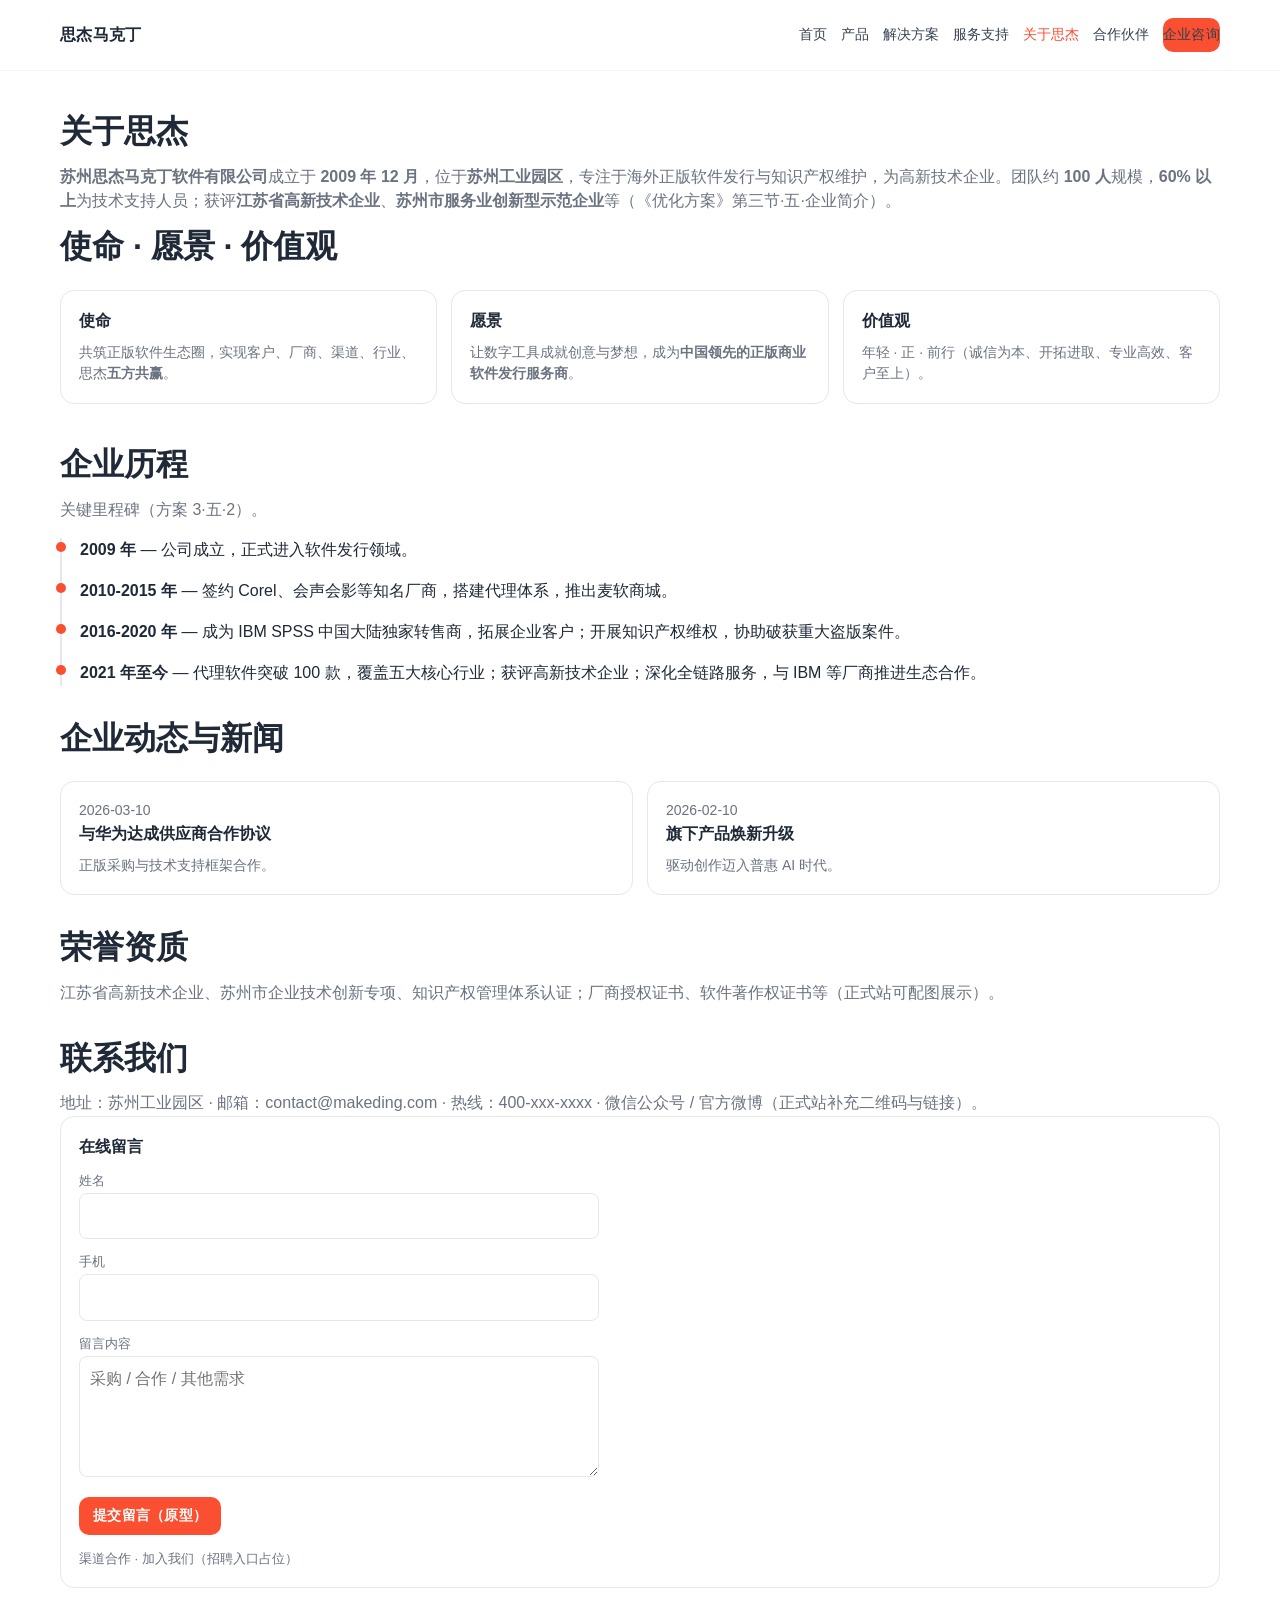
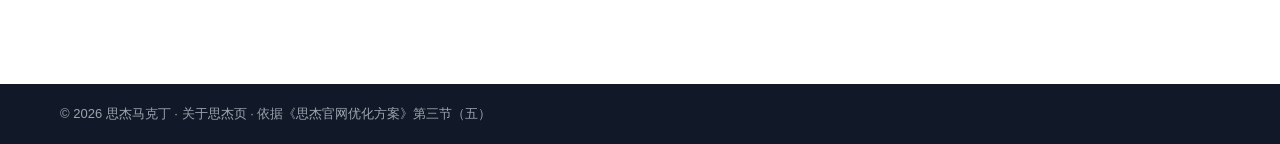
<file: v2/about.html>
<!DOCTYPE html>
<html lang="zh-CN">
<head>
  <meta charset="UTF-8">
  <meta name="viewport" content="width=device-width, initial-scale=1.0">
  <title>关于思杰 - 思杰马克丁 | 企业简介与历程</title>
  <link rel="stylesheet" href="./prototype.css">
</head>
<body>
  <header class="site-header">
    <div class="container nav">
      <a class="brand" href="./index.html">思杰马克丁</a>
      <nav class="links">
        <a href="./index.html">首页</a>
        <a href="./products.html">产品</a>
        <a href="./solutions.html">解决方案</a>
        <a href="./support.html">服务支持</a>
        <a class="active" href="./about.html">关于思杰</a>
        <a href="./partners.html">合作伙伴</a>
        <a class="btn brand" href="./index.html#contact">企业咨询</a>
      </nav>
    </div>
  </header>

  <section class="page-hero container">
    <div class="head">
      <h2>关于思杰</h2>
      <p><strong>苏州思杰马克丁软件有限公司</strong>成立于 <strong>2009 年 12 月</strong>，位于<strong>苏州工业园区</strong>，专注于海外正版软件发行与知识产权维护，为高新技术企业。团队约 <strong>100 人</strong>规模，<strong>60% 以上</strong>为技术支持人员；获评<strong>江苏省高新技术企业</strong>、<strong>苏州市服务业创新型示范企业</strong>等（《优化方案》第三节·五·企业简介）。</p>
    </div>
  </section>

  <section class="section" style="padding-top:0;">
    <div class="container">
      <div class="head">
        <h2>使命 · 愿景 · 价值观</h2>
      </div>
      <div class="grid-3">
        <article class="card item"><h4>使命</h4><p>共筑正版软件生态圈，实现客户、厂商、渠道、行业、思杰<strong>五方共赢</strong>。</p></article>
        <article class="card item"><h4>愿景</h4><p>让数字工具成就创意与梦想，成为<strong>中国领先的正版商业软件发行服务商</strong>。</p></article>
        <article class="card item"><h4>价值观</h4><p>年轻 · 正 · 前行（诚信为本、开拓进取、专业高效、客户至上）。</p></article>
      </div>

      <div class="head" style="margin-top:36px;">
        <h2>企业历程</h2>
        <p>关键里程碑（方案 3·五·2）。</p>
      </div>
      <div class="timeline">
        <div class="timeline-item"><strong>2009 年</strong> — 公司成立，正式进入软件发行领域。</div>
        <div class="timeline-item"><strong>2010-2015 年</strong> — 签约 Corel、会声会影等知名厂商，搭建代理体系，推出麦软商城。</div>
        <div class="timeline-item"><strong>2016-2020 年</strong> — 成为 IBM SPSS 中国大陆独家转售商，拓展企业客户；开展知识产权维权，协助破获重大盗版案件。</div>
        <div class="timeline-item"><strong>2021 年至今</strong> — 代理软件突破 100 款，覆盖五大核心行业；获评高新技术企业；深化全链路服务，与 IBM 等厂商推进生态合作。</div>
      </div>

      <div class="head" style="margin-top:28px;">
        <h2>企业动态与新闻</h2>
      </div>
      <div class="grid-2">
        <article class="card item"><p class="muted">2026-03-10</p><h4>与华为达成供应商合作协议</h4><p class="muted">正版采购与技术支持框架合作。</p></article>
        <article class="card item"><p class="muted">2026-02-10</p><h4>旗下产品焕新升级</h4><p class="muted">驱动创作迈入普惠 AI 时代。</p></article>
      </div>

      <div class="head" style="margin-top:28px;">
        <h2>荣誉资质</h2>
        <p class="muted">江苏省高新技术企业、苏州市企业技术创新专项、知识产权管理体系认证；厂商授权证书、软件著作权证书等（正式站可配图展示）。</p>
      </div>

      <div class="head" id="contact-form" style="margin-top:28px;">
        <h2>联系我们</h2>
        <p>地址：苏州工业园区 · 邮箱：contact@makeding.com · 热线：400-xxx-xxxx · 微信公众号 / 官方微博（正式站补充二维码与链接）。</p>
      </div>
      <div class="card item">
        <h4>在线留言</h4>
        <div class="form-grid">
          <div><label>姓名</label><input type="text"></div>
          <div><label>手机</label><input type="tel"></div>
          <div><label>留言内容</label><textarea rows="4" placeholder="采购 / 合作 / 其他需求"></textarea></div>
        </div>
        <div class="cta-row" style="margin-top:12px;">
          <button type="button" class="btn brand">提交留言（原型）</button>
        </div>
        <p class="muted" style="margin-top:14px;font-size:13px;">
          <a id="channel" href="./partners.html">渠道合作</a> · <a id="join" href="#">加入我们</a>（招聘入口占位）
        </p>
      </div>
    </div>
  </section>

  <footer>
    <div class="container copy" style="border:0;padding:20px 0;">© 2026 思杰马克丁 · 关于思杰页 · 依据《思杰官网优化方案》第三节（五）</div>
  </footer>
</body>
</html>
</file>
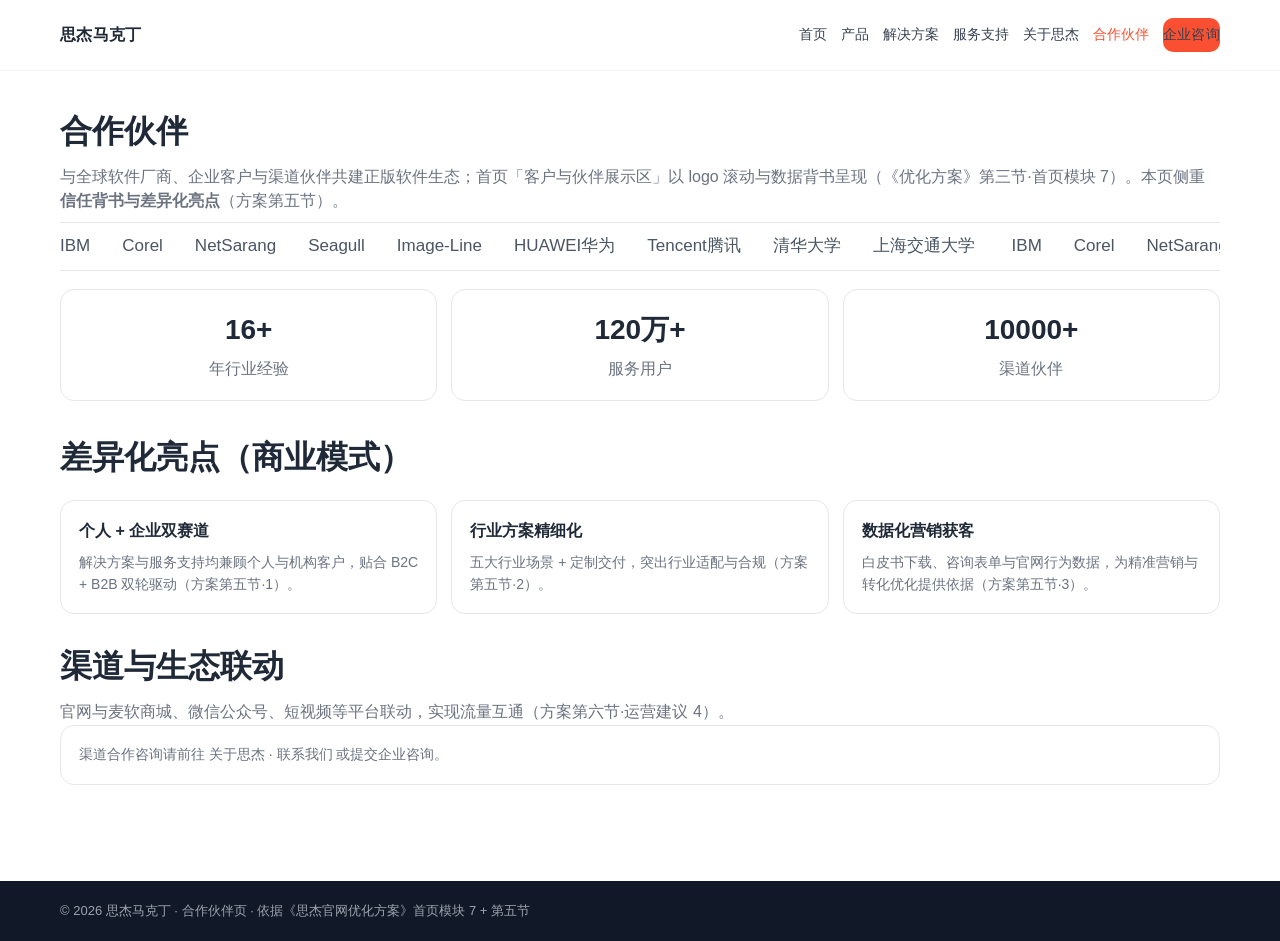
<file: v2/partners.html>
<!DOCTYPE html>
<html lang="zh-CN">
<head>
  <meta charset="UTF-8">
  <meta name="viewport" content="width=device-width, initial-scale=1.0">
  <title>合作伙伴 - 思杰马克丁 | 生态与客户</title>
  <link rel="stylesheet" href="./prototype.css">
</head>
<body>
  <header class="site-header">
    <div class="container nav">
      <a class="brand" href="./index.html">思杰马克丁</a>
      <nav class="links">
        <a href="./index.html">首页</a>
        <a href="./products.html">产品</a>
        <a href="./solutions.html">解决方案</a>
        <a href="./support.html">服务支持</a>
        <a href="./about.html">关于思杰</a>
        <a class="active" href="./partners.html">合作伙伴</a>
        <a class="btn brand" href="./index.html#contact">企业咨询</a>
      </nav>
    </div>
  </header>

  <section class="page-hero container">
    <div class="head">
      <h2>合作伙伴</h2>
      <p>与全球软件厂商、企业客户与渠道伙伴共建正版软件生态；首页「客户与伙伴展示区」以 logo 滚动与数据背书呈现（《优化方案》第三节·首页模块 7）。本页侧重<strong>信任背书与差异化亮点</strong>（方案第五节）。</p>
    </div>
  </section>

  <section class="section" style="padding-top:0;">
    <div class="container">
      <div class="ticker">
        <div class="ticker-track">
          <span>IBM</span><span>Corel</span><span>NetSarang</span><span>Seagull</span><span>Image-Line</span><span>HUAWEI华为</span><span>Tencent腾讯</span><span>清华大学</span><span>上海交通大学</span>
          <span>IBM</span><span>Corel</span><span>NetSarang</span><span>Seagull</span><span>Image-Line</span><span>HUAWEI华为</span><span>Tencent腾讯</span><span>清华大学</span><span>上海交通大学</span>
        </div>
      </div>

      <div class="stats">
        <div class="card stat"><strong>16+</strong><p class="muted" style="margin:6px 0 0;">年行业经验</p></div>
        <div class="card stat"><strong>120万+</strong><p class="muted" style="margin:6px 0 0;">服务用户</p></div>
        <div class="card stat"><strong>10000+</strong><p class="muted" style="margin:6px 0 0;">渠道伙伴</p></div>
      </div>

      <div class="head" style="margin-top:32px;">
        <h2>差异化亮点（商业模式）</h2>
      </div>
      <div class="grid-3">
        <article class="card item">
          <h4>个人 + 企业双赛道</h4>
          <p>解决方案与服务支持均兼顾个人与机构客户，贴合 B2C + B2B 双轮驱动（方案第五节·1）。</p>
        </article>
        <article class="card item">
          <h4>行业方案精细化</h4>
          <p>五大行业场景 + 定制交付，突出行业适配与合规（方案第五节·2）。</p>
        </article>
        <article class="card item">
          <h4>数据化营销获客</h4>
          <p>白皮书下载、咨询表单与官网行为数据，为精准营销与转化优化提供依据（方案第五节·3）。</p>
        </article>
      </div>

      <div class="head" style="margin-top:28px;">
        <h2>渠道与生态联动</h2>
        <p class="muted">官网与麦软商城、微信公众号、短视频等平台联动，实现流量互通（方案第六节·运营建议 4）。</p>
      </div>
      <div class="card item">
        <p>渠道合作咨询请前往 <a href="./about.html#contact-form">关于思杰 · 联系我们</a> 或提交企业咨询。</p>
      </div>
    </div>
  </section>

  <footer>
    <div class="container copy" style="border:0;padding:20px 0;">© 2026 思杰马克丁 · 合作伙伴页 · 依据《思杰官网优化方案》首页模块 7 + 第五节</div>
  </footer>
</body>
</html>
</file>
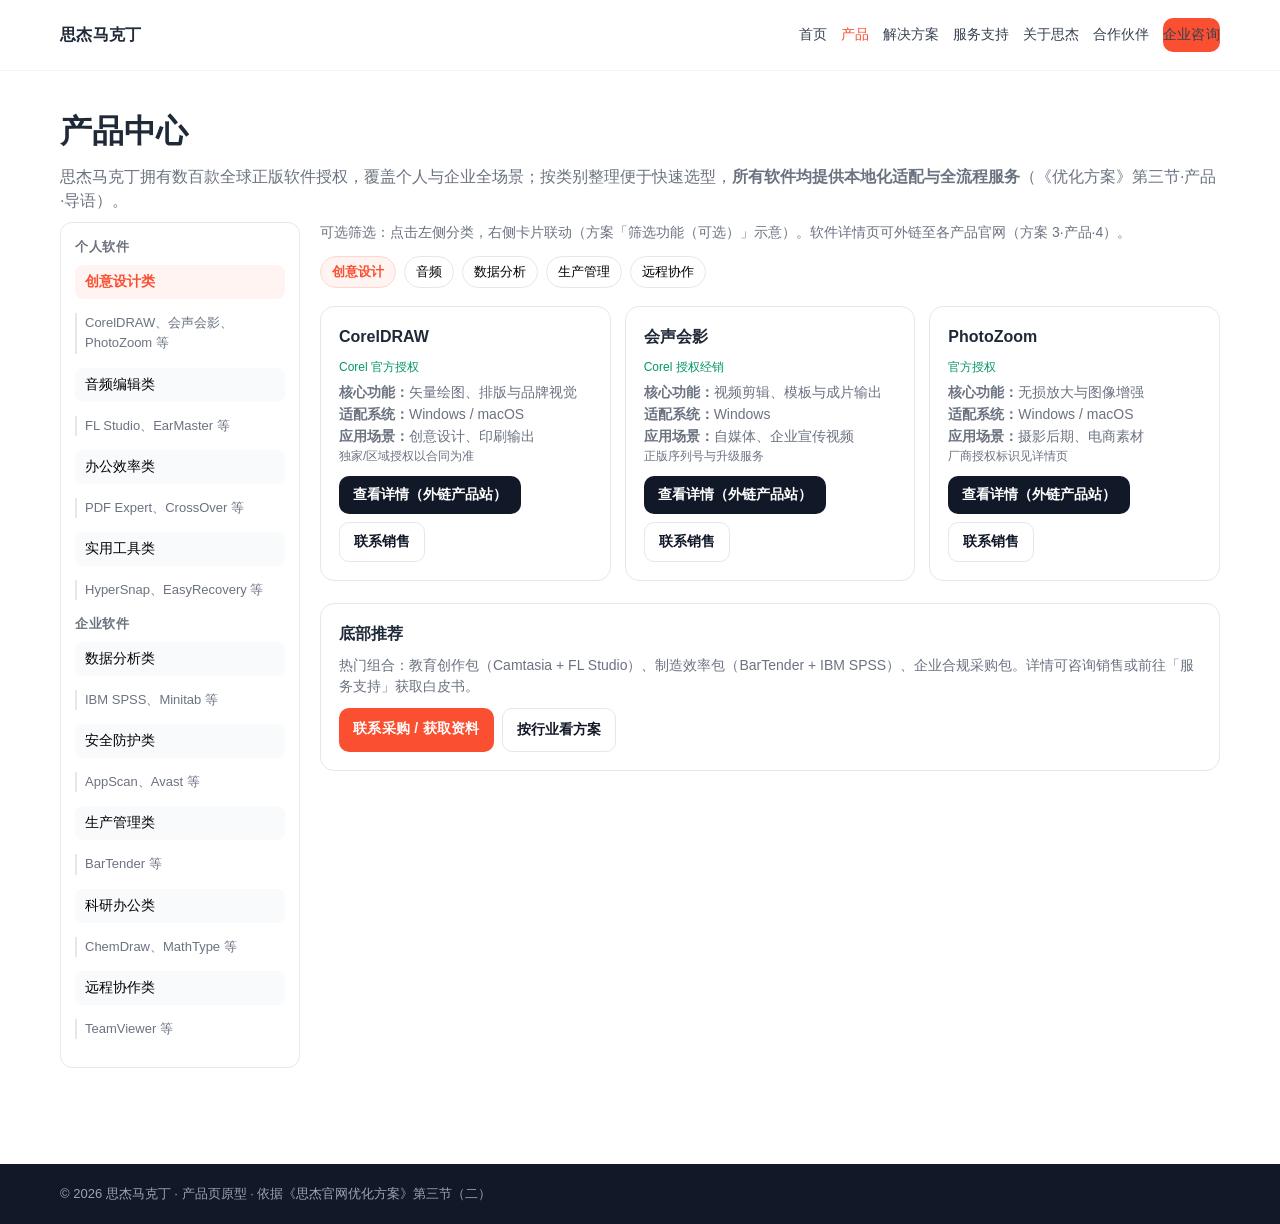
<file: v2/products.html>
<!DOCTYPE html>
<html lang="zh-CN">
<head>
  <meta charset="UTF-8">
  <meta name="viewport" content="width=device-width, initial-scale=1.0">
  <title>产品 - 思杰马克丁 | 软件分类与展示</title>
  <link rel="stylesheet" href="./prototype.css">
</head>
<body>
  <header class="site-header">
    <div class="container nav">
      <a class="brand" href="./index.html">思杰马克丁</a>
      <nav class="links">
        <a href="./index.html">首页</a>
        <a class="active" href="./products.html">产品</a>
        <a href="./solutions.html">解决方案</a>
        <a href="./support.html">服务支持</a>
        <a href="./about.html">关于思杰</a>
        <a href="./partners.html">合作伙伴</a>
        <a class="btn brand" href="./index.html#contact">企业咨询</a>
      </nav>
    </div>
  </header>

  <section class="page-hero container">
    <div class="head">
      <h2>产品中心</h2>
      <p>思杰马克丁拥有数百款全球正版软件授权，覆盖个人与企业全场景；按类别整理便于快速选型，<strong>所有软件均提供本地化适配与全流程服务</strong>（《优化方案》第三节·产品·导语）。</p>
    </div>
  </section>

  <section class="section" style="padding-top:0;">
    <div class="container layout-split">
      <aside class="sidebar" id="cat-personal">
        <h4>个人软件</h4>
        <button type="button" data-filter="p-design" class="active">创意设计类</button>
        <div class="subcats">CorelDRAW、会声会影、PhotoZoom 等</div>
        <button type="button" data-filter="p-audio">音频编辑类</button>
        <div class="subcats">FL Studio、EarMaster 等</div>
        <button type="button" data-filter="p-office">办公效率类</button>
        <div class="subcats">PDF Expert、CrossOver 等</div>
        <button type="button" data-filter="p-tool">实用工具类</button>
        <div class="subcats">HyperSnap、EasyRecovery 等</div>

        <h4 id="cat-enterprise">企业软件</h4>
        <button type="button" data-filter="e-data">数据分析类</button>
        <div class="subcats">IBM SPSS、Minitab 等</div>
        <button type="button" data-filter="e-sec">安全防护类</button>
        <div class="subcats">AppScan、Avast 等</div>
        <button type="button" data-filter="e-mfg">生产管理类</button>
        <div class="subcats">BarTender 等</div>
        <button type="button" data-filter="e-rd">科研办公类</button>
        <div class="subcats">ChemDraw、MathType 等</div>
        <button type="button" data-filter="e-remote">远程协作类</button>
        <div class="subcats">TeamViewer 等</div>
      </aside>

      <div>
        <p class="muted" style="font-size:14px;margin:0 0 10px;">可选筛选：点击左侧分类，右侧卡片联动（方案「筛选功能（可选）」示意）。软件详情页可外链至各产品官网（方案 3·产品·4）。</p>
        <div class="toolbar" id="quickTabs"></div>
        <div class="grid-3" id="productList"></div>

        <div class="card item" style="margin-top:22px;">
          <h4>底部推荐</h4>
          <p class="muted">热门组合：教育创作包（Camtasia + FL Studio）、制造效率包（BarTender + IBM SPSS）、企业合规采购包。详情可咨询销售或前往「服务支持」获取白皮书。</p>
          <div class="cta-row" style="margin-top:10px;">
            <a class="btn brand" href="./support.html">联系采购 / 获取资料</a>
            <a class="btn ghost" href="./solutions.html">按行业看方案</a>
          </div>
        </div>
      </div>
    </div>
  </section>

  <footer>
    <div class="container copy" style="border:0;padding:20px 0;">© 2026 思杰马克丁 · 产品页原型 · 依据《思杰官网优化方案》第三节（二）</div>
  </footer>

  <script>
    const products = [
      { id: "p-design", name: "CorelDRAW", badge: "Corel 官方授权", fn: "矢量绘图、排版与品牌视觉", os: "Windows / macOS", scene: "创意设计、印刷输出", vendor: "独家/区域授权以合同为准" },
      { id: "p-design", name: "会声会影", badge: "Corel 授权经销", fn: "视频剪辑、模板与成片输出", os: "Windows", scene: "自媒体、企业宣传视频", vendor: "正版序列号与升级服务" },
      { id: "p-design", name: "PhotoZoom", badge: "官方授权", fn: "无损放大与图像增强", os: "Windows / macOS", scene: "摄影后期、电商素材", vendor: "厂商授权标识见详情页" },
      { id: "p-audio", name: "FL Studio", badge: "Image-Line 授权", fn: "编曲、混音与母带处理", os: "Windows / macOS", scene: "音乐制作、教育音频课程", vendor: "正版授权与版本升级" },
      { id: "p-audio", name: "EarMaster", badge: "官方授权", fn: "视唱练耳与音乐基础训练", os: "多平台", scene: "音乐院校与培训机构", vendor: "教育批量授权可询" },
      { id: "p-office", name: "PDF Expert", badge: "官方授权", fn: "PDF 阅读、标注与表单", os: "macOS / iOS", scene: "移动办公、个人效率", vendor: "个人采购 / 企业批量" },
      { id: "p-tool", name: "EasyRecovery", badge: "官方授权", fn: "误删恢复与存储介质修复", os: "Windows", scene: "企业数据应急、医疗科研", vendor: "技术支持与远程协助" },
      { id: "e-data", name: "IBM SPSS", badge: "IBM SPSS 中国大陆独家转售（方案表述）", fn: "统计分析、预测建模与决策支持", os: "Windows / macOS / Linux 服务端", scene: "企事业、高校科研、政府", vendor: "企业报价与集中部署" },
      { id: "e-data", name: "Minitab", badge: "官方授权", fn: "质量统计、DOE 与六西格玛", os: "Windows", scene: "制造业质量部门", vendor: "培训 + 部署一体化" },
      { id: "e-sec", name: "AppScan", badge: "厂商授权", fn: "应用安全测试与漏洞扫描", os: "企业环境", scene: "金融、互联网、政企", vendor: "合规与安全联合方案" },
      { id: "e-mfg", name: "BarTender", badge: "Seagull 授权 · 标签场景", fn: "标签设计、打印自动化与追溯", os: "Windows 服务器/客户端", scene: "电子制造、医疗 UDI、物流", vendor: "制造行业成功案例见解决方案页" },
      { id: "e-rd", name: "ChemDraw", badge: "官方授权", fn: "化学结构绘制与实验记录", os: "Windows / macOS", scene: "制药、材料、高校实验室", vendor: "科研办公类组合采购" },
      { id: "e-rd", name: "MathType", badge: "官方授权", fn: "公式编辑与论文排版", os: "Office / WPS 插件", scene: "教育、科研出版", vendor: "校园批量授权" },
      { id: "e-remote", name: "TeamViewer", badge: "官方合作", fn: "远程支持、会议与设备管理", os: "跨平台", scene: "IT 运维、客服、分支机构", vendor: "企业控制台与审计" }
    ];

    let filter = "p-design";
    const listEl = document.getElementById("productList");
    const tabsEl = document.getElementById("quickTabs");

    function render() {
      const rows = products.filter(p => p.id === filter);
      listEl.innerHTML = rows.map(p => `
        <article class="card item product-card">
          <h4>${p.name}</h4>
          <p class="meta">${p.badge}</p>
          <p><strong>核心功能：</strong>${p.fn}</p>
          <p><strong>适配系统：</strong>${p.os}</p>
          <p><strong>应用场景：</strong>${p.scene}</p>
          <p class="muted" style="font-size:12px;">${p.vendor}</p>
          <div class="row">
            <button type="button" class="btn">查看详情（外链产品站）</button>
            <button type="button" class="btn ghost">联系销售</button>
          </div>
        </article>
      `).join("") || "<p class=\"muted\">该分类下示例条目可在正式站补充更多 SKU。</p>";
    }

    function syncQuickTabs() {
      tabsEl.querySelectorAll(".tab").forEach(x => x.classList.toggle("active", x.dataset.q === filter));
    }

    document.querySelectorAll(".sidebar button[data-filter]").forEach(btn => {
      btn.addEventListener("click", () => {
        document.querySelectorAll(".sidebar button[data-filter]").forEach(b => b.classList.remove("active"));
        btn.classList.add("active");
        filter = btn.dataset.filter;
        syncQuickTabs();
        render();
      });
    });

    const quick = ["p-design", "p-audio", "e-data", "e-mfg", "e-remote"];
    const labels = { "p-design": "创意设计", "p-audio": "音频", "e-data": "数据分析", "e-mfg": "生产管理", "e-remote": "远程协作" };
    tabsEl.innerHTML = quick.map(k => `<button type="button" class="tab ${k===filter?"active":""}" data-q="${k}">${labels[k]}</button>`).join("");
    tabsEl.addEventListener("click", e => {
      const t = e.target.closest(".tab");
      if (!t) return;
      filter = t.dataset.q;
      document.querySelectorAll(".sidebar button[data-filter]").forEach(b => b.classList.toggle("active", b.dataset.filter === filter));
      syncQuickTabs();
      render();
    });

    render();

    const hash = location.hash.replace("#", "");
    if (hash === "cat-enterprise") {
      document.querySelector('[data-filter="e-data"]')?.click();
    }
  </script>
</body>
</html>
</file>
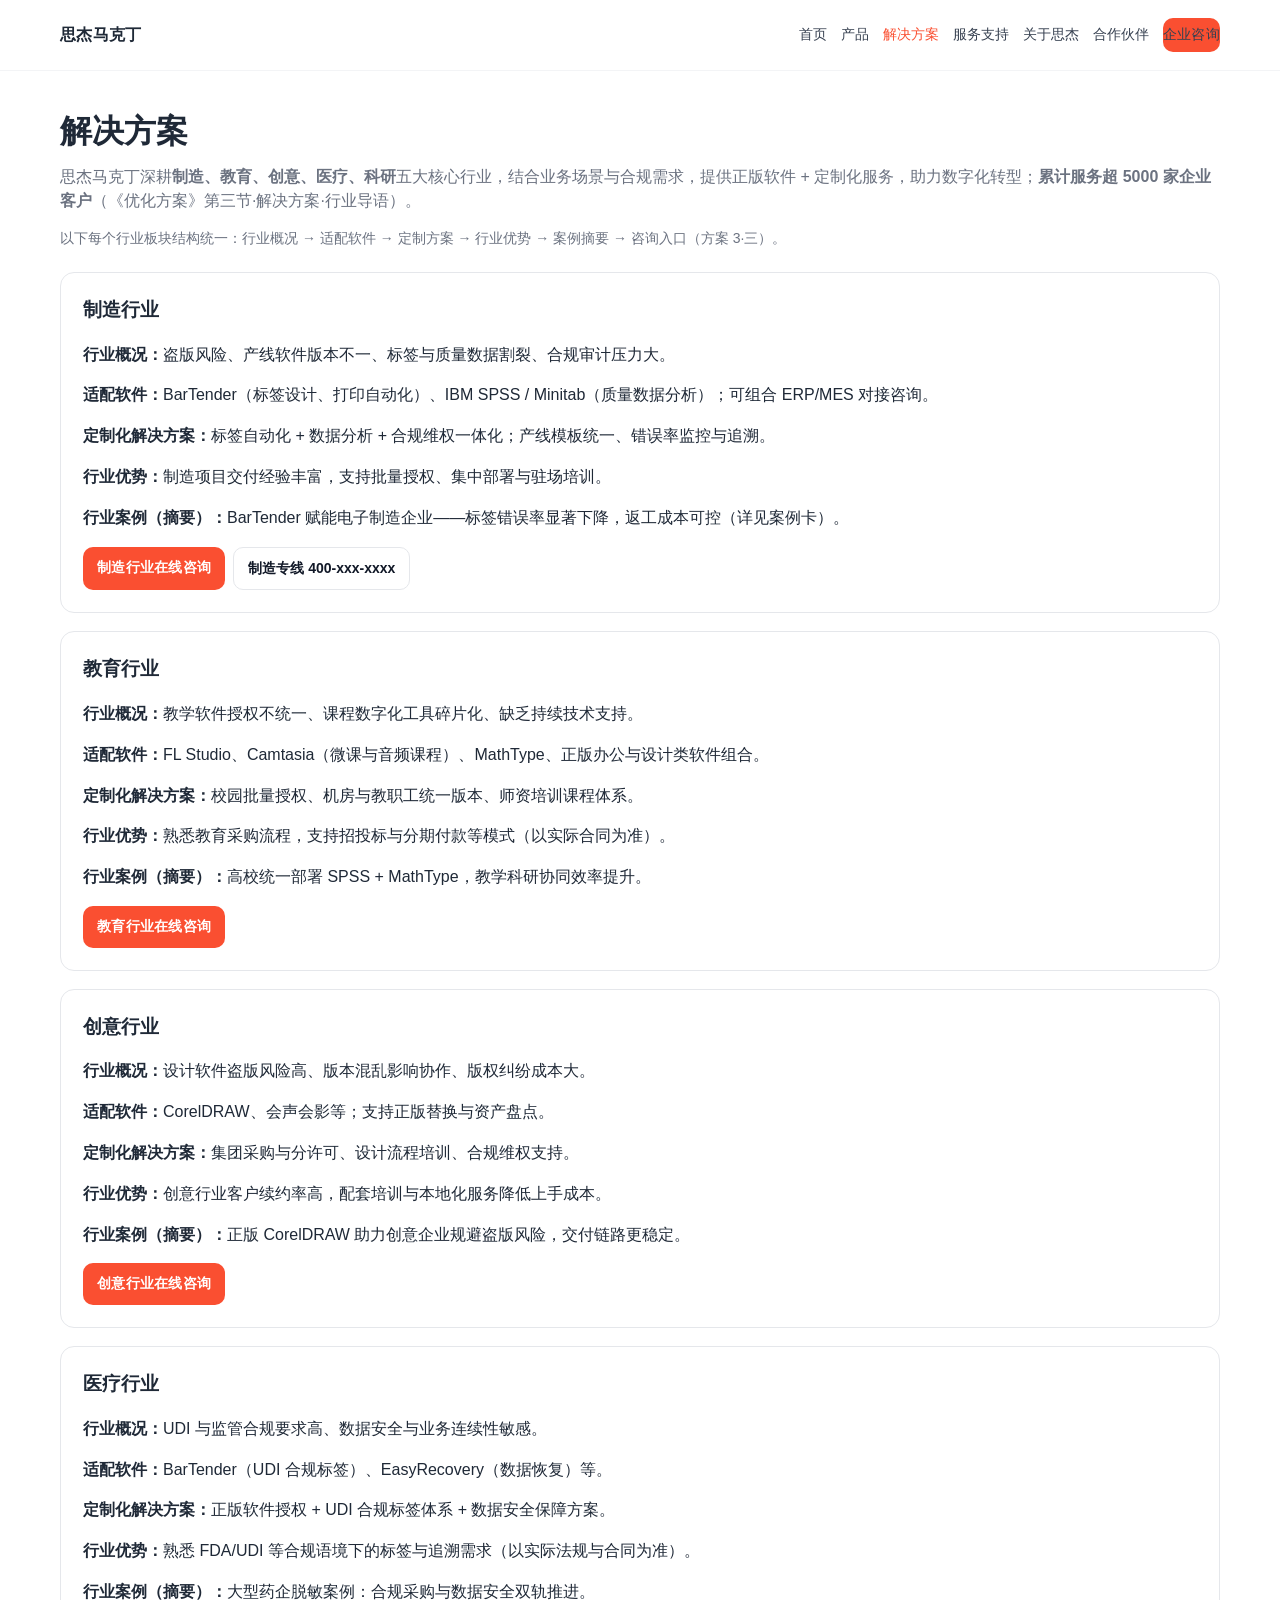
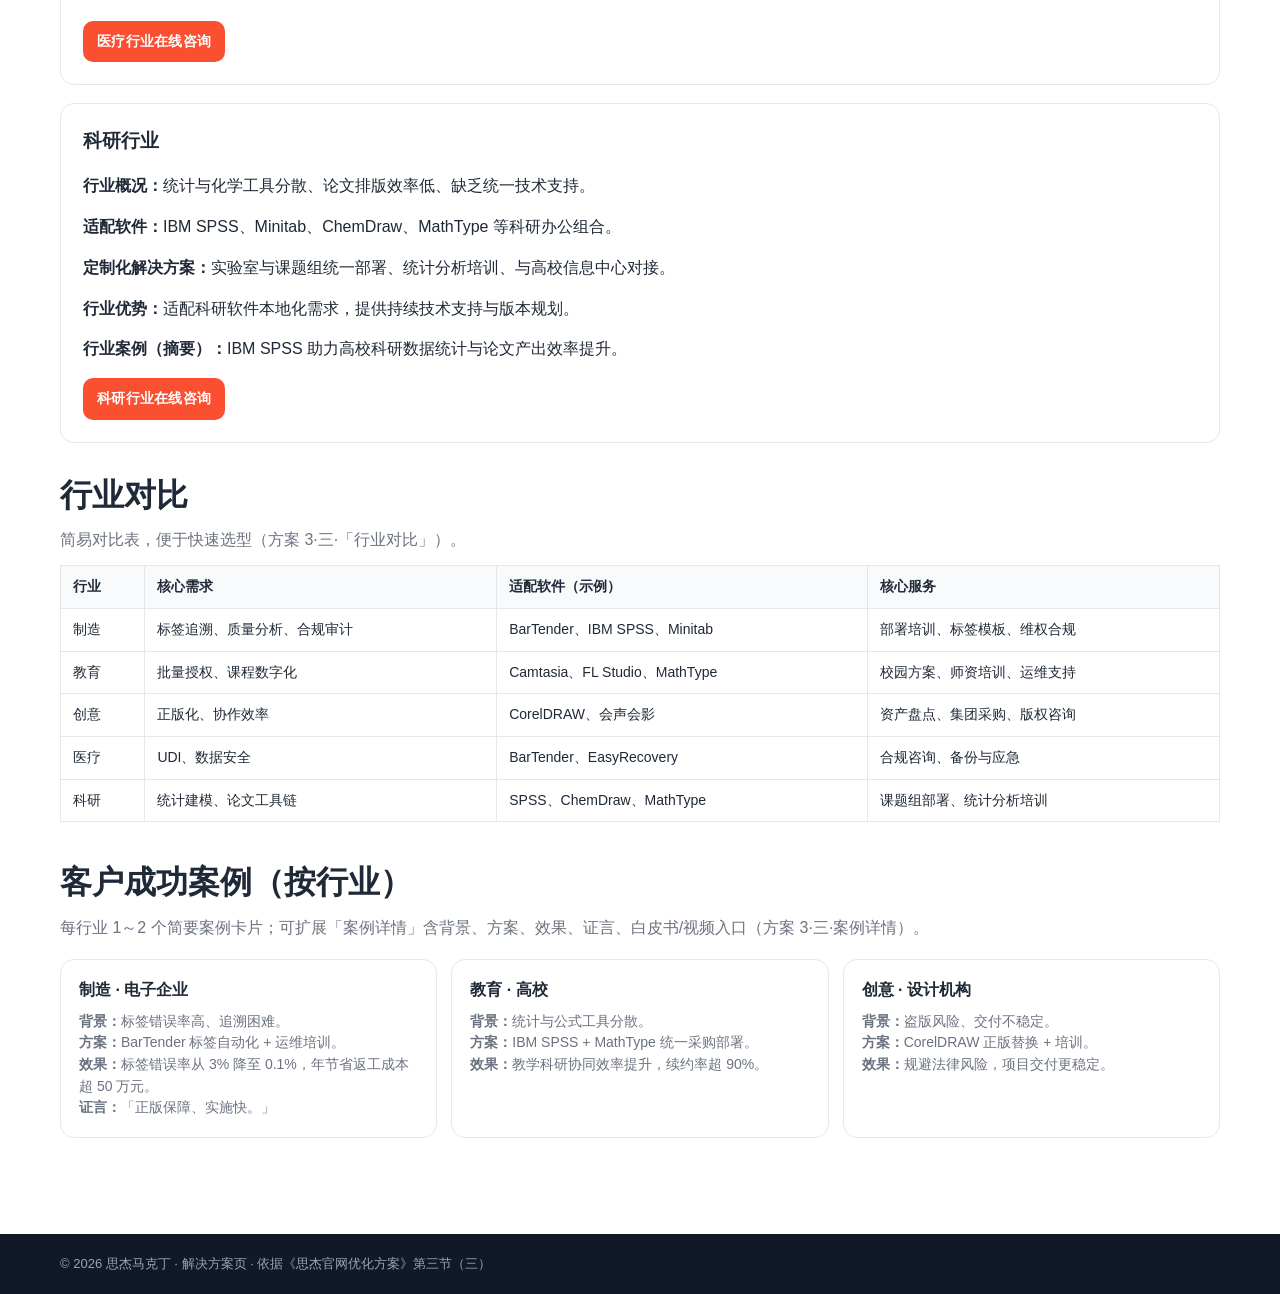
<file: v2/solutions.html>
<!DOCTYPE html>
<html lang="zh-CN">
<head>
  <meta charset="UTF-8">
  <meta name="viewport" content="width=device-width, initial-scale=1.0">
  <title>解决方案 - 思杰马克丁 | 五大行业场景</title>
  <link rel="stylesheet" href="./prototype.css">
</head>
<body>
  <header class="site-header">
    <div class="container nav">
      <a class="brand" href="./index.html">思杰马克丁</a>
      <nav class="links">
        <a href="./index.html">首页</a>
        <a href="./products.html">产品</a>
        <a class="active" href="./solutions.html">解决方案</a>
        <a href="./support.html">服务支持</a>
        <a href="./about.html">关于思杰</a>
        <a href="./partners.html">合作伙伴</a>
        <a class="btn brand" href="./index.html#contact">企业咨询</a>
      </nav>
    </div>
  </header>

  <section class="page-hero container">
    <div class="head">
      <h2>解决方案</h2>
      <p>思杰马克丁深耕<strong>制造、教育、创意、医疗、科研</strong>五大核心行业，结合业务场景与合规需求，提供正版软件 + 定制化服务，助力数字化转型；<strong>累计服务超 5000 家企业客户</strong>（《优化方案》第三节·解决方案·行业导语）。</p>
    </div>
    <p class="muted" style="font-size:14px;">以下每个行业板块结构统一：行业概况 → 适配软件 → 定制方案 → 行业优势 → 案例摘要 → 咨询入口（方案 3·三）。</p>
  </section>

  <!-- 制造 -->
  <section class="section" style="padding-top:0;">
    <div class="container">
      <article class="industry-block" id="industry-mfg">
        <h3>制造行业</h3>
        <p><strong>行业概况：</strong>盗版风险、产线软件版本不一、标签与质量数据割裂、合规审计压力大。</p>
        <p><strong>适配软件：</strong>BarTender（标签设计、打印自动化）、IBM SPSS / Minitab（质量数据分析）；可组合 ERP/MES 对接咨询。</p>
        <p><strong>定制化解决方案：</strong>标签自动化 + 数据分析 + 合规维权一体化；产线模板统一、错误率监控与追溯。</p>
        <p><strong>行业优势：</strong>制造项目交付经验丰富，支持批量授权、集中部署与驻场培训。</p>
        <p><strong>行业案例（摘要）：</strong>BarTender 赋能电子制造企业——标签错误率显著下降，返工成本可控（详见案例卡）。</p>
        <div class="cta-row" style="margin-top:12px;">
          <a class="btn brand" href="./index.html#contact">制造行业在线咨询</a>
          <a class="btn ghost" href="tel:400-xxx-xxxx">制造专线 400-xxx-xxxx</a>
        </div>
      </article>

      <article class="industry-block" id="industry-edu">
        <h3>教育行业</h3>
        <p><strong>行业概况：</strong>教学软件授权不统一、课程数字化工具碎片化、缺乏持续技术支持。</p>
        <p><strong>适配软件：</strong>FL Studio、Camtasia（微课与音频课程）、MathType、正版办公与设计类软件组合。</p>
        <p><strong>定制化解决方案：</strong>校园批量授权、机房与教职工统一版本、师资培训课程体系。</p>
        <p><strong>行业优势：</strong>熟悉教育采购流程，支持招投标与分期付款等模式（以实际合同为准）。</p>
        <p><strong>行业案例（摘要）：</strong>高校统一部署 SPSS + MathType，教学科研协同效率提升。</p>
        <div class="cta-row" style="margin-top:12px;">
          <a class="btn brand" href="./index.html#contact">教育行业在线咨询</a>
        </div>
      </article>

      <article class="industry-block" id="industry-creative">
        <h3>创意行业</h3>
        <p><strong>行业概况：</strong>设计软件盗版风险高、版本混乱影响协作、版权纠纷成本大。</p>
        <p><strong>适配软件：</strong>CorelDRAW、会声会影等；支持正版替换与资产盘点。</p>
        <p><strong>定制化解决方案：</strong>集团采购与分许可、设计流程培训、合规维权支持。</p>
        <p><strong>行业优势：</strong>创意行业客户续约率高，配套培训与本地化服务降低上手成本。</p>
        <p><strong>行业案例（摘要）：</strong>正版 CorelDRAW 助力创意企业规避盗版风险，交付链路更稳定。</p>
        <div class="cta-row" style="margin-top:12px;">
          <a class="btn brand" href="./index.html#contact">创意行业在线咨询</a>
        </div>
      </article>

      <article class="industry-block" id="industry-med">
        <h3>医疗行业</h3>
        <p><strong>行业概况：</strong>UDI 与监管合规要求高、数据安全与业务连续性敏感。</p>
        <p><strong>适配软件：</strong>BarTender（UDI 合规标签）、EasyRecovery（数据恢复）等。</p>
        <p><strong>定制化解决方案：</strong>正版软件授权 + UDI 合规标签体系 + 数据安全保障方案。</p>
        <p><strong>行业优势：</strong>熟悉 FDA/UDI 等合规语境下的标签与追溯需求（以实际法规与合同为准）。</p>
        <p><strong>行业案例（摘要）：</strong>大型药企脱敏案例：合规采购与数据安全双轨推进。</p>
        <div class="cta-row" style="margin-top:12px;">
          <a class="btn brand" href="./index.html#contact">医疗行业在线咨询</a>
        </div>
      </article>

      <article class="industry-block" id="industry-rd">
        <h3>科研行业</h3>
        <p><strong>行业概况：</strong>统计与化学工具分散、论文排版效率低、缺乏统一技术支持。</p>
        <p><strong>适配软件：</strong>IBM SPSS、Minitab、ChemDraw、MathType 等科研办公组合。</p>
        <p><strong>定制化解决方案：</strong>实验室与课题组统一部署、统计分析培训、与高校信息中心对接。</p>
        <p><strong>行业优势：</strong>适配科研软件本地化需求，提供持续技术支持与版本规划。</p>
        <p><strong>行业案例（摘要）：</strong>IBM SPSS 助力高校科研数据统计与论文产出效率提升。</p>
        <div class="cta-row" style="margin-top:12px;">
          <a class="btn brand" href="./index.html#contact">科研行业在线咨询</a>
        </div>
      </article>

      <div class="head" style="margin-top:28px;">
        <h2>行业对比</h2>
        <p>简易对比表，便于快速选型（方案 3·三·「行业对比」）。</p>
      </div>
      <div style="overflow-x:auto;">
        <table class="compare-table">
          <thead>
            <tr><th>行业</th><th>核心需求</th><th>适配软件（示例）</th><th>核心服务</th></tr>
          </thead>
          <tbody>
            <tr><td>制造</td><td>标签追溯、质量分析、合规审计</td><td>BarTender、IBM SPSS、Minitab</td><td>部署培训、标签模板、维权合规</td></tr>
            <tr><td>教育</td><td>批量授权、课程数字化</td><td>Camtasia、FL Studio、MathType</td><td>校园方案、师资培训、运维支持</td></tr>
            <tr><td>创意</td><td>正版化、协作效率</td><td>CorelDRAW、会声会影</td><td>资产盘点、集团采购、版权咨询</td></tr>
            <tr><td>医疗</td><td>UDI、数据安全</td><td>BarTender、EasyRecovery</td><td>合规咨询、备份与应急</td></tr>
            <tr><td>科研</td><td>统计建模、论文工具链</td><td>SPSS、ChemDraw、MathType</td><td>课题组部署、统计分析培训</td></tr>
          </tbody>
        </table>
      </div>

      <div class="head" id="cases" style="margin-top:36px;">
        <h2>客户成功案例（按行业）</h2>
        <p>每行业 1～2 个简要案例卡片；可扩展「案例详情」含背景、方案、效果、证言、白皮书/视频入口（方案 3·三·案例详情）。</p>
      </div>
      <div class="grid-3">
        <article class="card item">
          <h4>制造 · 电子企业</h4>
          <p class="muted"><strong>背景：</strong>标签错误率高、追溯困难。</p>
          <p class="muted"><strong>方案：</strong>BarTender 标签自动化 + 运维培训。</p>
          <p><strong>效果：</strong>标签错误率从 3% 降至 0.1%，年节省返工成本超 50 万元。</p>
          <p class="muted"><strong>证言：</strong>「正版保障、实施快。」</p>
        </article>
        <article class="card item">
          <h4>教育 · 高校</h4>
          <p class="muted"><strong>背景：</strong>统计与公式工具分散。</p>
          <p class="muted"><strong>方案：</strong>IBM SPSS + MathType 统一采购部署。</p>
          <p><strong>效果：</strong>教学科研协同效率提升，续约率超 90%。</p>
        </article>
        <article class="card item">
          <h4>创意 · 设计机构</h4>
          <p class="muted"><strong>背景：</strong>盗版风险、交付不稳定。</p>
          <p class="muted"><strong>方案：</strong>CorelDRAW 正版替换 + 培训。</p>
          <p><strong>效果：</strong>规避法律风险，项目交付更稳定。</p>
        </article>
      </div>
    </div>
  </section>

  <footer>
    <div class="container copy" style="border:0;padding:20px 0;">© 2026 思杰马克丁 · 解决方案页 · 依据《思杰官网优化方案》第三节（三）</div>
  </footer>
</body>
</html>
</file>
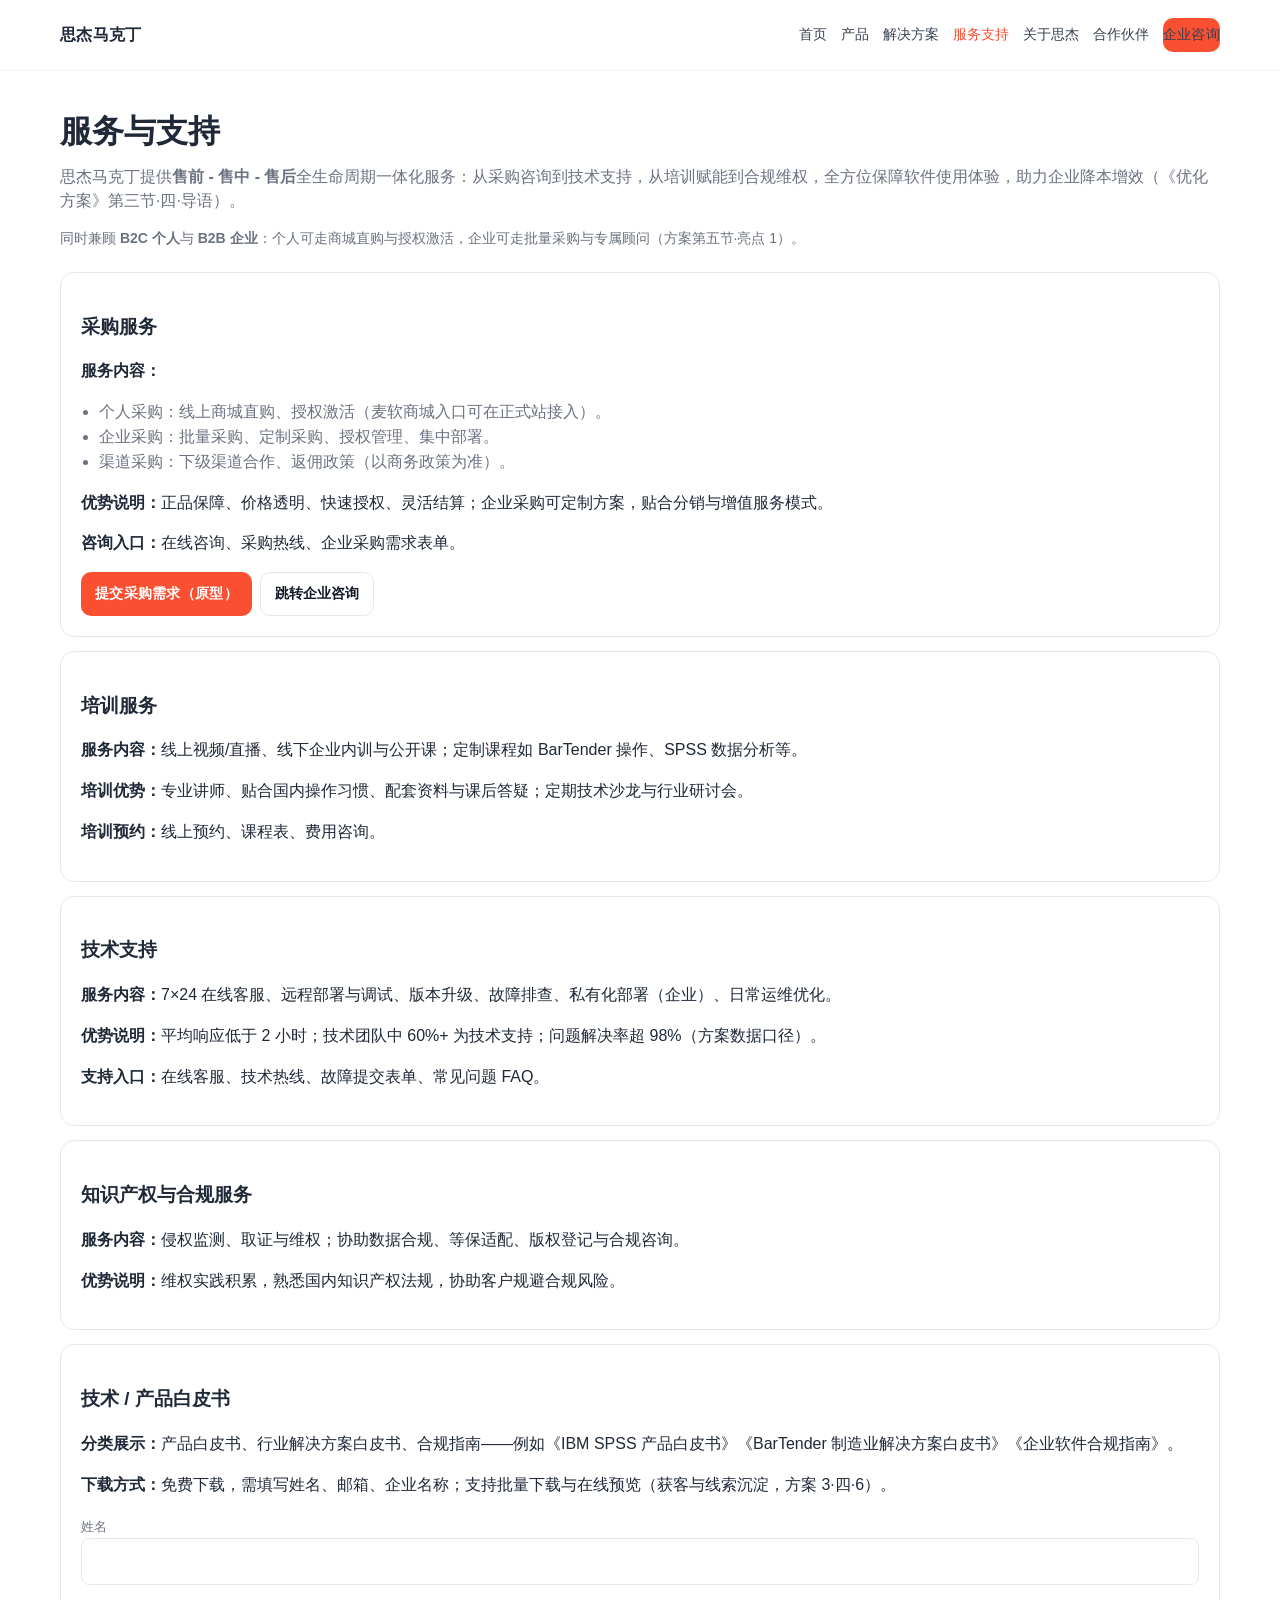
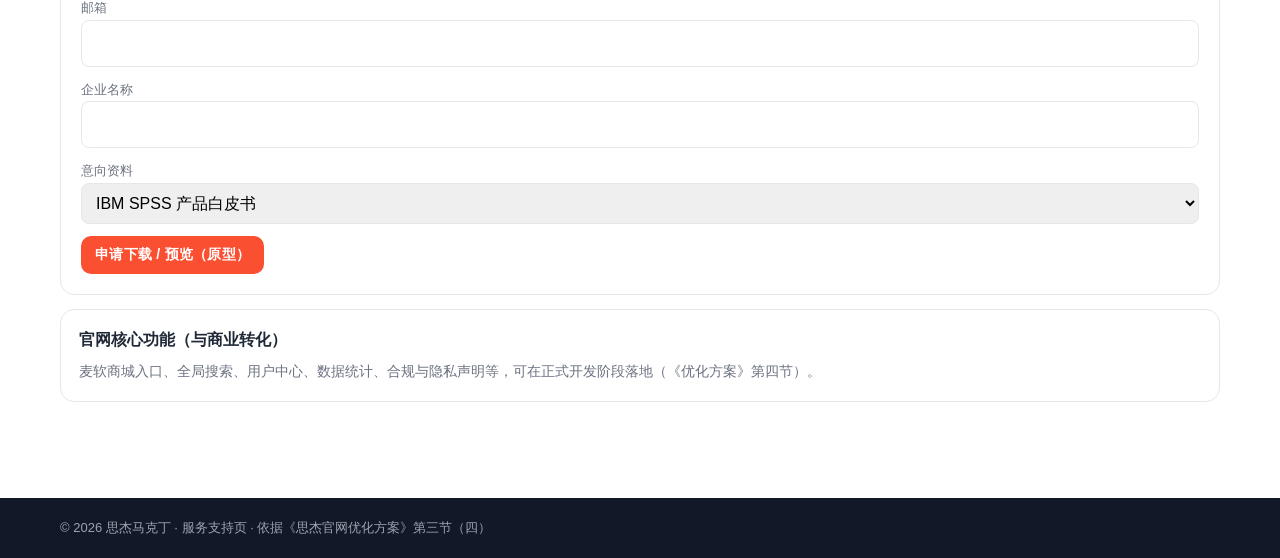
<file: v2/support.html>
<!DOCTYPE html>
<html lang="zh-CN">
<head>
  <meta charset="UTF-8">
  <meta name="viewport" content="width=device-width, initial-scale=1.0">
  <title>服务支持 - 思杰马克丁 | 全链路服务与白皮书</title>
  <link rel="stylesheet" href="./prototype.css">
</head>
<body>
  <header class="site-header">
    <div class="container nav">
      <a class="brand" href="./index.html">思杰马克丁</a>
      <nav class="links">
        <a href="./index.html">首页</a>
        <a href="./products.html">产品</a>
        <a href="./solutions.html">解决方案</a>
        <a class="active" href="./support.html">服务支持</a>
        <a href="./about.html">关于思杰</a>
        <a href="./partners.html">合作伙伴</a>
        <a class="btn brand" href="./index.html#contact">企业咨询</a>
      </nav>
    </div>
  </header>

  <section class="page-hero container">
    <div class="head">
      <h2>服务与支持</h2>
      <p>思杰马克丁提供<strong>售前 - 售中 - 售后</strong>全生命周期一体化服务：从采购咨询到技术支持，从培训赋能到合规维权，全方位保障软件使用体验，助力企业降本增效（《优化方案》第三节·四·导语）。</p>
    </div>
    <p class="muted" style="font-size:14px;">同时兼顾 <strong>B2C 个人</strong>与 <strong>B2B 企业</strong>：个人可走商城直购与授权激活，企业可走批量采购与专属顾问（方案第五节·亮点 1）。</p>
  </section>

  <section class="section" style="padding-top:0;">
    <div class="container">
      <article class="card service-block">
        <h3>采购服务</h3>
        <p><strong>服务内容：</strong></p>
        <ul>
          <li>个人采购：线上商城直购、授权激活（麦软商城入口可在正式站接入）。</li>
          <li>企业采购：批量采购、定制采购、授权管理、集中部署。</li>
          <li>渠道采购：下级渠道合作、返佣政策（以商务政策为准）。</li>
        </ul>
        <p><strong>优势说明：</strong>正品保障、价格透明、快速授权、灵活结算；企业采购可定制方案，贴合分销与增值服务模式。</p>
        <p><strong>咨询入口：</strong>在线咨询、采购热线、企业采购需求表单。</p>
        <div class="cta-row" style="margin-top:10px;">
          <button type="button" class="btn brand">提交采购需求（原型）</button>
          <a class="btn ghost" href="./index.html#contact">跳转企业咨询</a>
        </div>
      </article>

      <article class="card service-block">
        <h3>培训服务</h3>
        <p><strong>服务内容：</strong>线上视频/直播、线下企业内训与公开课；定制课程如 BarTender 操作、SPSS 数据分析等。</p>
        <p><strong>培训优势：</strong>专业讲师、贴合国内操作习惯、配套资料与课后答疑；定期技术沙龙与行业研讨会。</p>
        <p><strong>培训预约：</strong>线上预约、课程表、费用咨询。</p>
      </article>

      <article class="card service-block">
        <h3>技术支持</h3>
        <p><strong>服务内容：</strong>7×24 在线客服、远程部署与调试、版本升级、故障排查、私有化部署（企业）、日常运维优化。</p>
        <p><strong>优势说明：</strong>平均响应低于 2 小时；技术团队中 60%+ 为技术支持；问题解决率超 98%（方案数据口径）。</p>
        <p><strong>支持入口：</strong>在线客服、技术热线、故障提交表单、常见问题 FAQ。</p>
      </article>

      <article class="card service-block">
        <h3>知识产权与合规服务</h3>
        <p><strong>服务内容：</strong>侵权监测、取证与维权；协助数据合规、等保适配、版权登记与合规咨询。</p>
        <p><strong>优势说明：</strong>维权实践积累，熟悉国内知识产权法规，协助客户规避合规风险。</p>
      </article>

      <article class="card service-block" id="whitepapers">
        <h3>技术 / 产品白皮书</h3>
        <p><strong>分类展示：</strong>产品白皮书、行业解决方案白皮书、合规指南——例如《IBM SPSS 产品白皮书》《BarTender 制造业解决方案白皮书》《企业软件合规指南》。</p>
        <p><strong>下载方式：</strong>免费下载，需填写姓名、邮箱、企业名称；支持批量下载与在线预览（获客与线索沉淀，方案 3·四·6）。</p>
        <div class="form-grid" style="margin-top:12px;max-width:100%;">
          <div><label>姓名</label><input type="text" placeholder=""></div>
          <div><label>邮箱</label><input type="email" placeholder=""></div>
          <div><label>企业名称</label><input type="text" placeholder=""></div>
          <div><label>意向资料</label>
            <select><option>IBM SPSS 产品白皮书</option><option>BarTender 制造业方案白皮书</option><option>企业软件合规指南</option></select>
          </div>
        </div>
        <div class="cta-row" style="margin-top:12px;">
          <button type="button" class="btn brand">申请下载 / 预览（原型）</button>
        </div>
      </article>

      <article class="card item">
        <h4>官网核心功能（与商业转化）</h4>
        <p class="muted">麦软商城入口、全局搜索、用户中心、数据统计、合规与隐私声明等，可在正式开发阶段落地（《优化方案》第四节）。</p>
      </article>
    </div>
  </section>

  <footer>
    <div class="container copy" style="border:0;padding:20px 0;">© 2026 思杰马克丁 · 服务支持页 · 依据《思杰官网优化方案》第三节（四）</div>
  </footer>
</body>
</html>
</file>
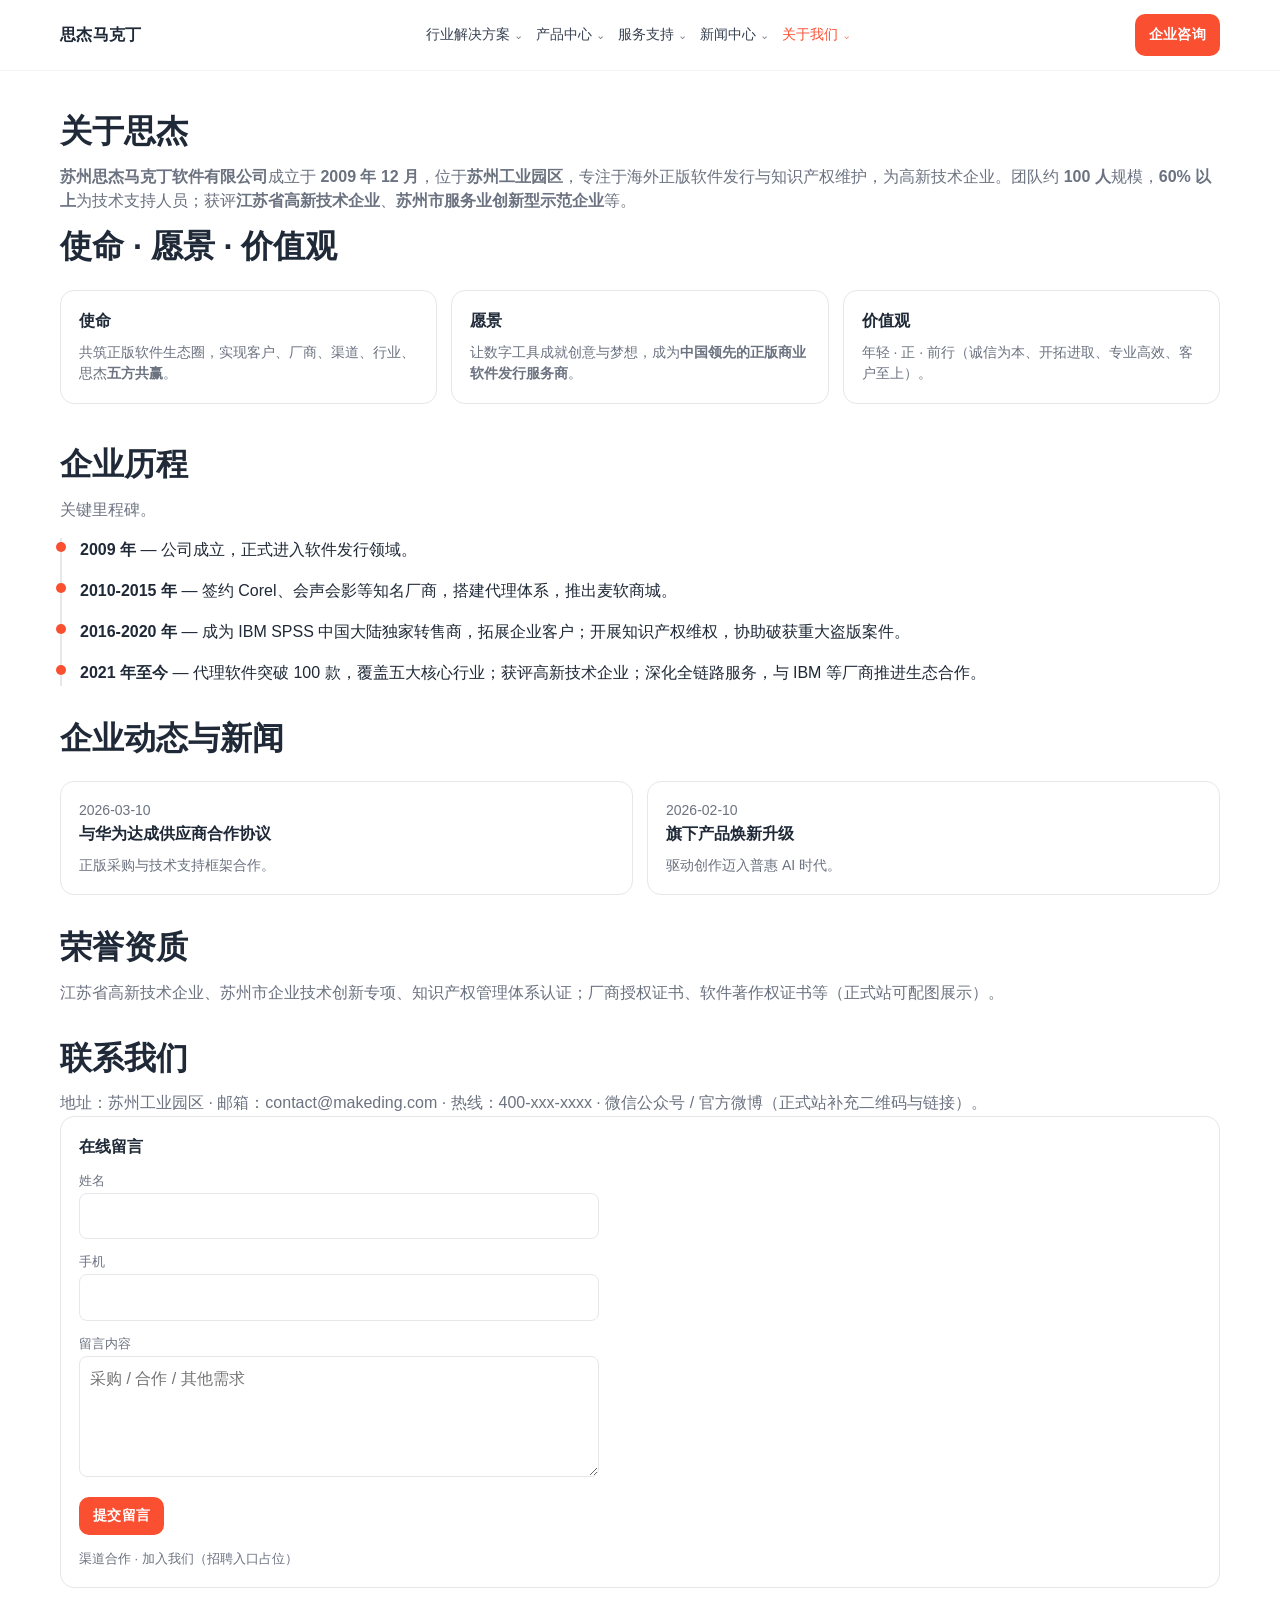
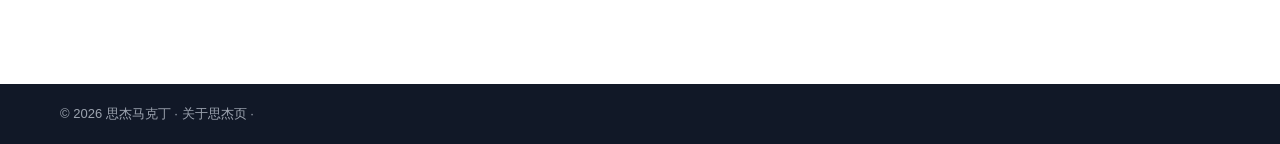
<file: v3/about.html>
<!DOCTYPE html>
<html lang="zh-CN">
<head>
  <meta charset="UTF-8">
  <meta name="viewport" content="width=device-width, initial-scale=1.0">
  <title>关于思杰 - 思杰马克丁 | 企业简介与历程</title>
  <link rel="stylesheet" href="./prototype.css">
</head>
<body>
  <header class="site-header">
    <div class="container nav">
      <a class="brand" href="./index.html">思杰马克丁</a>
      <nav class="links aws-nav" aria-label="主导航">
        <div class="nav-menu">
          <a class="nav-label" href="./solutions.html">行业解决方案 <span>⌄</span></a>
          <div class="nav-dropdown">
            <div class="container dropdown-layout">
              <div class="dropdown-intro"><span>INDUSTRIES</span><h3>行业解决方案</h3><p>面向关键行业的专业软件组合与本地化服务。</p><a href="./solutions.html">查看全部方案 →</a></div>
              <div class="dropdown-links"><h4>重点行业</h4><a href="./solutions.html#industry-mfg"><b>机械装备制造</b><small>设计、仿真与加工</small></a><a href="./solutions.html#industry-auto"><b>汽车 &amp; 轨交</b><small>研发协同与工程分析</small></a><a href="./solutions.html#industry-electronics"><b>电子半导体</b><small>电气设计与产线管理</small></a><a href="./solutions.html#industry-aero"><b>航空航天</b><small>复杂系统研发</small></a></div>
              <div class="dropdown-links"><h4>更多领域</h4><a href="./solutions.html#industry-energy"><b>能源电力</b><small>工程与资产运维</small></a><a href="./solutions.html#industry-petro"><b>石油化工</b><small>流程安全与生产优化</small></a><a href="./solutions.html#industry-life"><b>医药与生命科学</b><small>科研、设计与合规</small></a></div>
              <a class="dropdown-feature" href="./solutions.html"><span>行业洞察</span><strong>从软件选型到落地交付</strong><p>用一套完整服务缩短数字化工具的应用周期。</p><em>了解服务能力 →</em></a>
            </div>
          </div>
        </div>
        <div class="nav-menu">
          <a class="nav-label" href="./products.html">产品中心 <span>⌄</span></a>
          <div class="nav-dropdown">
            <div class="container dropdown-layout">
              <div class="dropdown-intro"><span>PRODUCTS</span><h3>产品中心</h3><p>覆盖制造、IT、科研、创意与办公的正版软件。</p><a href="./products.html">浏览全部产品 →</a></div>
              <div class="dropdown-links"><h4>按场景查找</h4><a href="./products.html#smart-manufacturing"><b>智能制造</b><small>MasterCam、Abaqus</small></a><a href="./products.html#it"><b>IT 技术</b><small>GitLab、Xshell、AppScan</small></a><a href="./products.html#healthcare"><b>健康医疗</b><small>exocad、3Shape</small></a><a href="./products.html#creative"><b>创意设计</b><small>CorelDRAW、Capture One</small></a></div>
              <div class="dropdown-links"><h4>热门产品</h4><a href="./products.html"><b>IBM SPSS Statistics</b><small>统计分析与预测建模</small></a><a href="./products.html"><b>SEE Electrical</b><small>专业电气设计</small></a><a href="./products.html"><b>BarTender</b><small>标签与条码自动化</small></a><a href="./products.html"><b>Microsoft 365</b><small>现代协同办公</small></a></div>
              <a class="dropdown-feature product-feature" href="./products.html"><span>产品选型</span><strong>不知道如何选择？</strong><p>按团队规模、应用场景和部署方式快速筛选。</p><em>开始选型 →</em></a>
            </div>
          </div>
        </div>
        <div class="nav-menu">
          <a class="nav-label" href="./support.html">服务支持 <span>⌄</span></a>
          <div class="nav-dropdown">
            <div class="container dropdown-layout">
              <div class="dropdown-intro"><span>SUPPORT</span><h3>服务支持</h3><p>贯穿咨询、采购、部署、培训与售后的全周期支持。</p><a href="./support.html">进入服务中心 →</a></div>
              <div class="dropdown-links"><h4>客户服务</h4><a href="./support.html"><b>企业采购</b><small>批量授权与集中部署</small></a><a href="./support.html"><b>技术支持</b><small>安装、升级与故障排查</small></a><a href="./support.html"><b>培训服务</b><small>企业内训与公开课程</small></a></div>
              <div class="dropdown-links"><h4>资源中心</h4><a href="./support.html#whitepapers"><b>白皮书</b><small>产品与行业资料</small></a><a href="./support.html"><b>常见问题</b><small>快速获取使用帮助</small></a><a href="./support.html"><b>合规服务</b><small>版权与数据合规咨询</small></a></div>
              <a class="dropdown-feature support-feature" href="./support.html"><span>快速响应</span><strong>让专业问题更快解决</strong><p>连接本地技术团队，获得贴近业务的支持。</p><em>提交需求 →</em></a>
            </div>
          </div>
        </div>
        <div class="nav-menu">
          <a class="nav-label" href="./news.html">新闻中心 <span>⌄</span></a>
          <div class="nav-dropdown">
            <div class="container dropdown-layout">
              <div class="dropdown-intro"><span>NEWSROOM</span><h3>新闻中心</h3><p>关注公司动态、产品资讯、行业洞察与活动信息。</p><a href="./news.html">查看全部新闻 →</a></div>
              <div class="dropdown-links"><h4>新闻分类</h4><a href="./news.html#company"><b>公司动态</b><small>重要进展与品牌信息</small></a><a href="./news.html#product"><b>产品资讯</b><small>新品、版本与解决方案</small></a><a href="./news.html#insight"><b>行业洞察</b><small>趋势、政策与实践</small></a></div>
              <div class="dropdown-links"><h4>媒体资源</h4><a href="./news.html#events"><b>活动资讯</b><small>会议、直播与研讨会</small></a><a href="./news.html"><b>媒体报道</b><small>来自行业媒体的关注</small></a><a href="./about.html"><b>品牌资料</b><small>企业介绍与联系方式</small></a></div>
              <a class="dropdown-feature news-feature" href="./news.html"><span>最新发布</span><strong>软件驱动行业创新</strong><p>获取思杰马克丁的最新业务与产品动态。</p><em>阅读新闻 →</em></a>
            </div>
          </div>
        </div>
        <div class="nav-menu">
          <a class="nav-label active" href="./about.html">关于我们 <span>⌄</span></a>
          <div class="nav-dropdown">
            <div class="container dropdown-layout">
              <div class="dropdown-intro"><span>ABOUT</span><h3>关于我们</h3><p>连接全球优秀软件与中国用户，持续创造本地价值。</p><a href="./about.html">了解思杰马克丁 →</a></div>
              <div class="dropdown-links"><h4>认识我们</h4><a href="./about.html"><b>公司介绍</b><small>使命、愿景与核心能力</small></a><a href="./about.html#timeline"><b>发展历程</b><small>关键里程碑</small></a><a href="./about.html#join"><b>加入我们</b><small>与优秀团队共同成长</small></a></div>
              <div class="dropdown-links"><h4>合作联系</h4><a href="./partners.html"><b>合作伙伴</b><small>共建正版软件生态</small></a><a href="./about.html#channel"><b>渠道合作</b><small>拓展长期商业价值</small></a><a href="./index.html#contact"><b>联系我们</b><small>获取业务与媒体支持</small></a></div>
              <a class="dropdown-feature about-feature" href="./partners.html"><span>生态合作</span><strong>与全球伙伴共同成长</strong><p>连接产品、渠道与行业客户。</p><em>合作入口 →</em></a>
            </div>
          </div>
        </div>
      </nav>
      <a class="btn brand nav-cta" href="./support.html">企业咨询</a>
    </div>
  </header>

  <section class="page-hero container">
    <div class="head">
      <h2>关于思杰</h2>
      <p><strong>苏州思杰马克丁软件有限公司</strong>成立于 <strong>2009 年 12 月</strong>，位于<strong>苏州工业园区</strong>，专注于海外正版软件发行与知识产权维护，为高新技术企业。团队约 <strong>100 人</strong>规模，<strong>60% 以上</strong>为技术支持人员；获评<strong>江苏省高新技术企业</strong>、<strong>苏州市服务业创新型示范企业</strong>等。</p>
    </div>
  </section>

  <section class="section" style="padding-top:0;">
    <div class="container">
      <div class="head">
        <h2>使命 · 愿景 · 价值观</h2>
      </div>
      <div class="grid-3">
        <article class="card item"><h4>使命</h4><p>共筑正版软件生态圈，实现客户、厂商、渠道、行业、思杰<strong>五方共赢</strong>。</p></article>
        <article class="card item"><h4>愿景</h4><p>让数字工具成就创意与梦想，成为<strong>中国领先的正版商业软件发行服务商</strong>。</p></article>
        <article class="card item"><h4>价值观</h4><p>年轻 · 正 · 前行（诚信为本、开拓进取、专业高效、客户至上）。</p></article>
      </div>

      <div class="head" style="margin-top:36px;">
        <h2>企业历程</h2>
        <p>关键里程碑。</p>
      </div>
      <div class="timeline">
        <div class="timeline-item"><strong>2009 年</strong> — 公司成立，正式进入软件发行领域。</div>
        <div class="timeline-item"><strong>2010-2015 年</strong> — 签约 Corel、会声会影等知名厂商，搭建代理体系，推出麦软商城。</div>
        <div class="timeline-item"><strong>2016-2020 年</strong> — 成为 IBM SPSS 中国大陆独家转售商，拓展企业客户；开展知识产权维权，协助破获重大盗版案件。</div>
        <div class="timeline-item"><strong>2021 年至今</strong> — 代理软件突破 100 款，覆盖五大核心行业；获评高新技术企业；深化全链路服务，与 IBM 等厂商推进生态合作。</div>
      </div>

      <div class="head" style="margin-top:28px;">
        <h2>企业动态与新闻</h2>
      </div>
      <div class="grid-2">
        <article class="card item"><p class="muted">2026-03-10</p><h4>与华为达成供应商合作协议</h4><p class="muted">正版采购与技术支持框架合作。</p></article>
        <article class="card item"><p class="muted">2026-02-10</p><h4>旗下产品焕新升级</h4><p class="muted">驱动创作迈入普惠 AI 时代。</p></article>
      </div>

      <div class="head" style="margin-top:28px;">
        <h2>荣誉资质</h2>
        <p class="muted">江苏省高新技术企业、苏州市企业技术创新专项、知识产权管理体系认证；厂商授权证书、软件著作权证书等（正式站可配图展示）。</p>
      </div>

      <div class="head" id="contact-form" style="margin-top:28px;">
        <h2>联系我们</h2>
        <p>地址：苏州工业园区 · 邮箱：contact@makeding.com · 热线：400-xxx-xxxx · 微信公众号 / 官方微博（正式站补充二维码与链接）。</p>
      </div>
      <div class="card item">
        <h4>在线留言</h4>
        <div class="form-grid">
          <div><label>姓名</label><input type="text"></div>
          <div><label>手机</label><input type="tel"></div>
          <div><label>留言内容</label><textarea rows="4" placeholder="采购 / 合作 / 其他需求"></textarea></div>
        </div>
        <div class="cta-row" style="margin-top:12px;">
          <button type="button" class="btn brand">提交留言</button>
        </div>
        <p class="muted" style="margin-top:14px;font-size:13px;">
          <a id="channel" href="./partners.html">渠道合作</a> · <a id="join" href="#">加入我们</a>（招聘入口占位）
        </p>
      </div>
    </div>
  </section>

  <footer>
    <div class="container copy" style="border:0;padding:20px 0;">© 2026 思杰马克丁 · 关于思杰页 · </div>
  </footer>
</body>
</html>
</file>
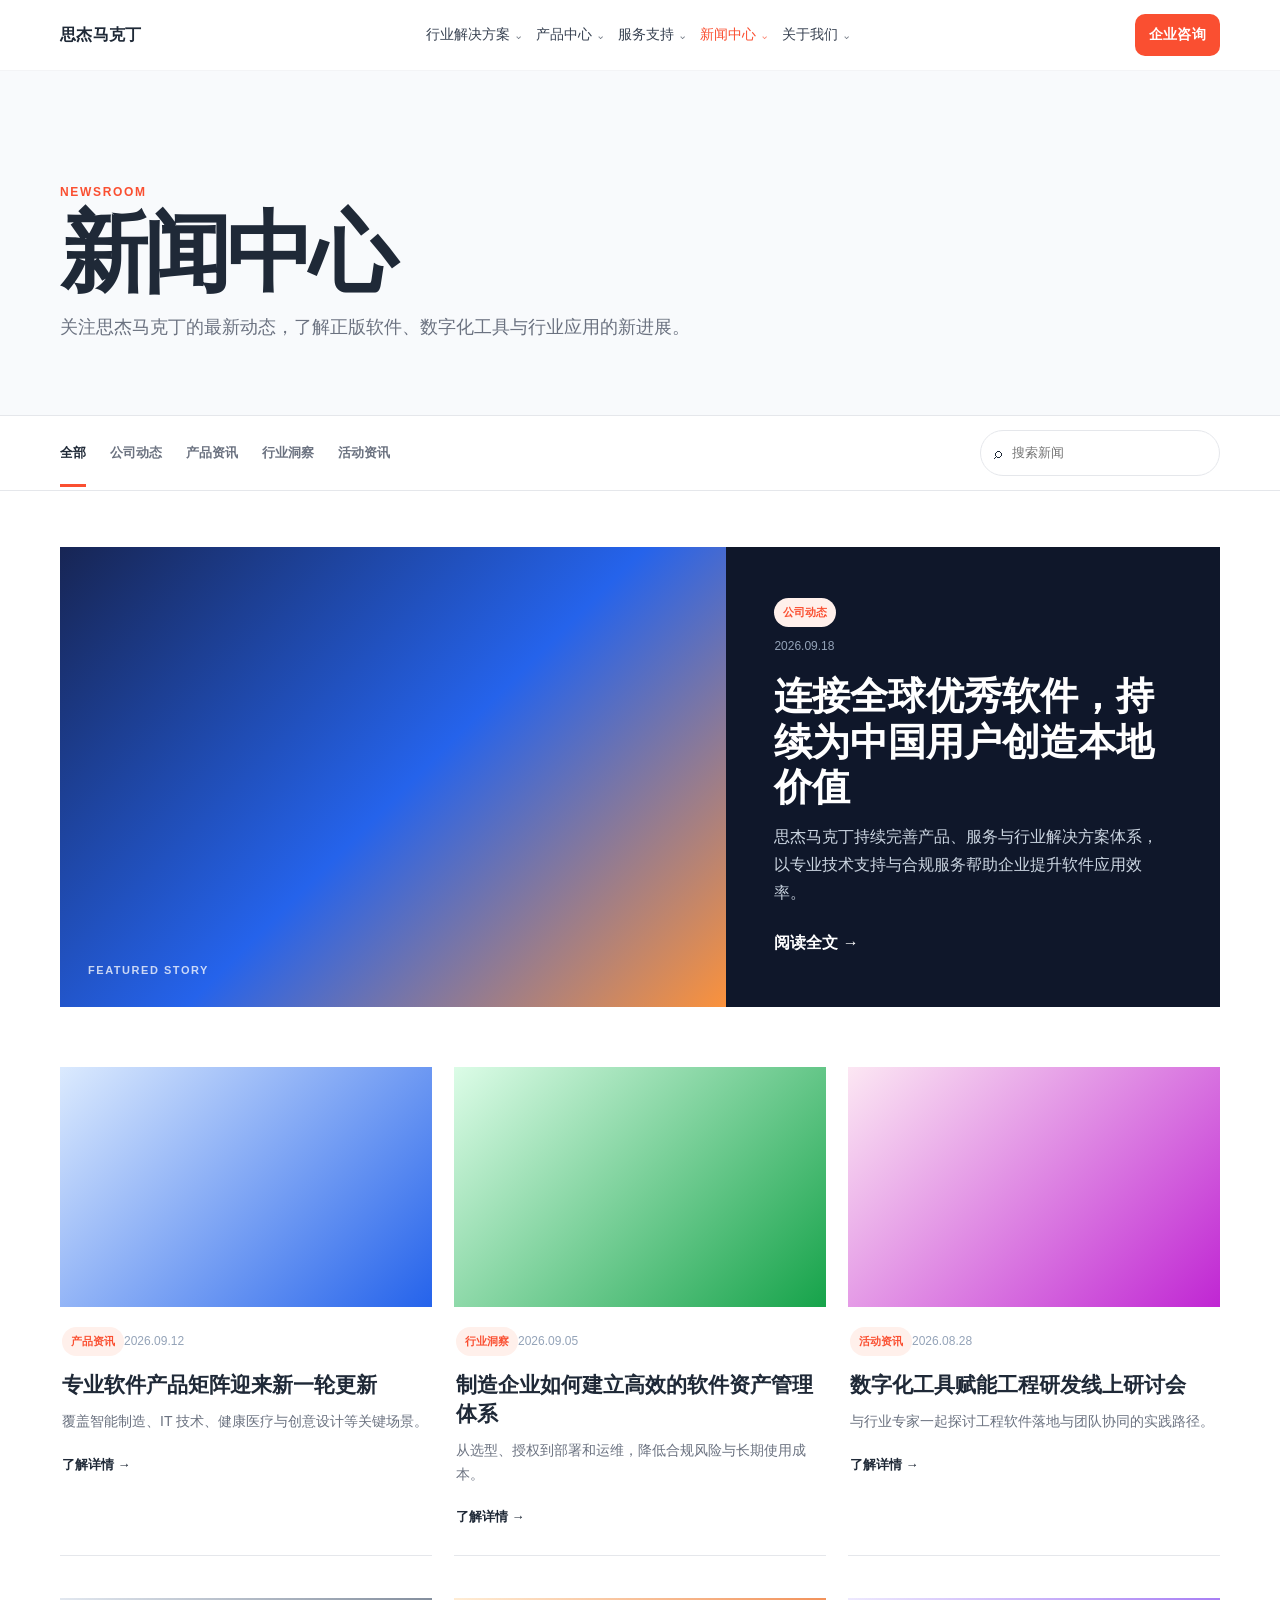
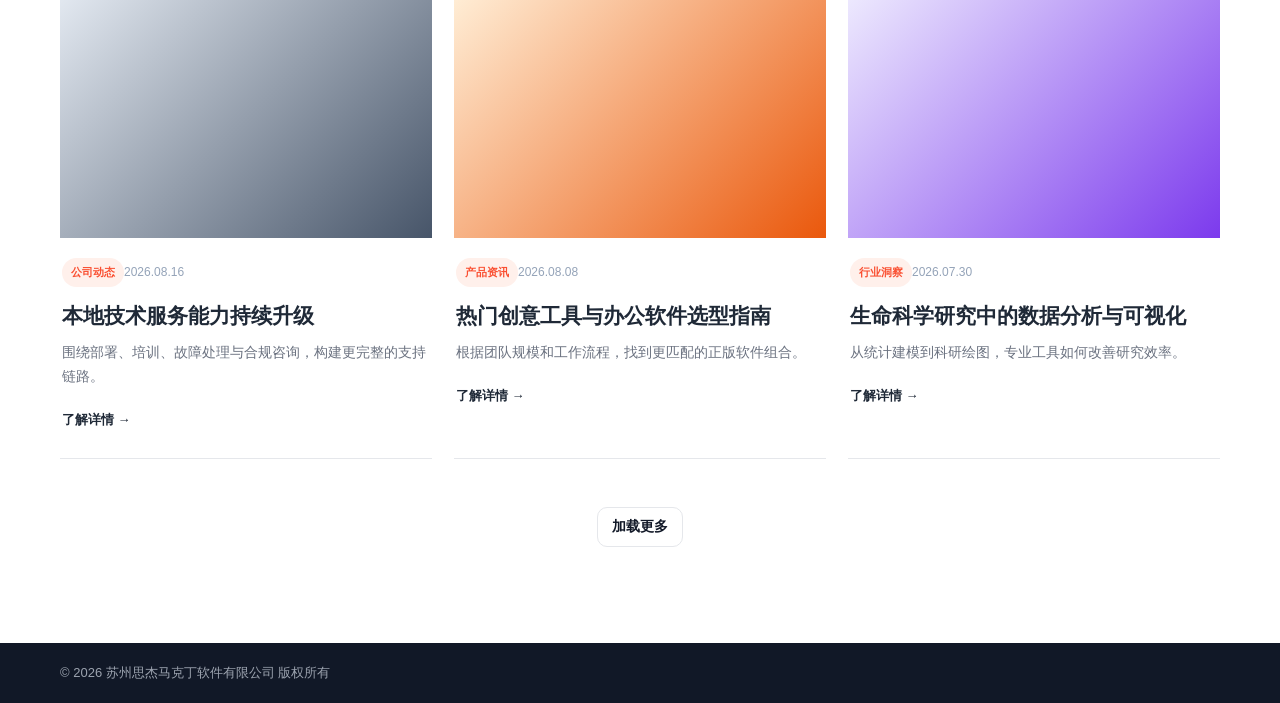
<file: v3/news.html>
<!DOCTYPE html>
<html lang="zh-CN">
<head>
  <meta charset="UTF-8">
  <meta name="viewport" content="width=device-width, initial-scale=1.0">
  <title>新闻中心 - 思杰马克丁</title>
  <meta name="description" content="思杰马克丁新闻中心：公司动态、产品资讯、行业洞察与活动信息。">
  <link rel="stylesheet" href="./prototype.css">
</head>
<body>
  <header class="site-header">
    <div class="container nav">
      <a class="brand" href="./index.html">思杰马克丁</a>
      <nav class="links aws-nav" aria-label="主导航">
        <div class="nav-menu">
          <a class="nav-label" href="./solutions.html">行业解决方案 <span>⌄</span></a>
          <div class="nav-dropdown">
            <div class="container dropdown-layout">
              <div class="dropdown-intro"><span>INDUSTRIES</span><h3>行业解决方案</h3><p>面向关键行业的专业软件组合与本地化服务。</p><a href="./solutions.html">查看全部方案 →</a></div>
              <div class="dropdown-links"><h4>重点行业</h4><a href="./solutions.html#industry-mfg"><b>机械装备制造</b><small>设计、仿真与加工</small></a><a href="./solutions.html#industry-auto"><b>汽车 &amp; 轨交</b><small>研发协同与工程分析</small></a><a href="./solutions.html#industry-electronics"><b>电子半导体</b><small>电气设计与产线管理</small></a><a href="./solutions.html#industry-aero"><b>航空航天</b><small>复杂系统研发</small></a></div>
              <div class="dropdown-links"><h4>更多领域</h4><a href="./solutions.html#industry-energy"><b>能源电力</b><small>工程与资产运维</small></a><a href="./solutions.html#industry-petro"><b>石油化工</b><small>流程安全与生产优化</small></a><a href="./solutions.html#industry-life"><b>医药与生命科学</b><small>科研、设计与合规</small></a></div>
              <a class="dropdown-feature" href="./solutions.html"><span>行业洞察</span><strong>从软件选型到落地交付</strong><p>用一套完整服务缩短数字化工具的应用周期。</p><em>了解服务能力 →</em></a>
            </div>
          </div>
        </div>
        <div class="nav-menu">
          <a class="nav-label" href="./products.html">产品中心 <span>⌄</span></a>
          <div class="nav-dropdown">
            <div class="container dropdown-layout">
              <div class="dropdown-intro"><span>PRODUCTS</span><h3>产品中心</h3><p>覆盖制造、IT、科研、创意与办公的正版软件。</p><a href="./products.html">浏览全部产品 →</a></div>
              <div class="dropdown-links"><h4>按场景查找</h4><a href="./products.html#smart-manufacturing"><b>智能制造</b><small>MasterCam、Abaqus</small></a><a href="./products.html#it"><b>IT 技术</b><small>GitLab、Xshell、AppScan</small></a><a href="./products.html#healthcare"><b>健康医疗</b><small>exocad、3Shape</small></a><a href="./products.html#creative"><b>创意设计</b><small>CorelDRAW、Capture One</small></a></div>
              <div class="dropdown-links"><h4>热门产品</h4><a href="./products.html"><b>IBM SPSS Statistics</b><small>统计分析与预测建模</small></a><a href="./products.html"><b>SEE Electrical</b><small>专业电气设计</small></a><a href="./products.html"><b>BarTender</b><small>标签与条码自动化</small></a><a href="./products.html"><b>Microsoft 365</b><small>现代协同办公</small></a></div>
              <a class="dropdown-feature product-feature" href="./products.html"><span>产品选型</span><strong>不知道如何选择？</strong><p>按团队规模、应用场景和部署方式快速筛选。</p><em>开始选型 →</em></a>
            </div>
          </div>
        </div>
        <div class="nav-menu">
          <a class="nav-label" href="./support.html">服务支持 <span>⌄</span></a>
          <div class="nav-dropdown">
            <div class="container dropdown-layout">
              <div class="dropdown-intro"><span>SUPPORT</span><h3>服务支持</h3><p>贯穿咨询、采购、部署、培训与售后的全周期支持。</p><a href="./support.html">进入服务中心 →</a></div>
              <div class="dropdown-links"><h4>客户服务</h4><a href="./support.html"><b>企业采购</b><small>批量授权与集中部署</small></a><a href="./support.html"><b>技术支持</b><small>安装、升级与故障排查</small></a><a href="./support.html"><b>培训服务</b><small>企业内训与公开课程</small></a></div>
              <div class="dropdown-links"><h4>资源中心</h4><a href="./support.html#whitepapers"><b>白皮书</b><small>产品与行业资料</small></a><a href="./support.html"><b>常见问题</b><small>快速获取使用帮助</small></a><a href="./support.html"><b>合规服务</b><small>版权与数据合规咨询</small></a></div>
              <a class="dropdown-feature support-feature" href="./support.html"><span>快速响应</span><strong>让专业问题更快解决</strong><p>连接本地技术团队，获得贴近业务的支持。</p><em>提交需求 →</em></a>
            </div>
          </div>
        </div>
        <div class="nav-menu">
          <a class="nav-label active" href="./news.html">新闻中心 <span>⌄</span></a>
          <div class="nav-dropdown">
            <div class="container dropdown-layout">
              <div class="dropdown-intro"><span>NEWSROOM</span><h3>新闻中心</h3><p>关注公司动态、产品资讯、行业洞察与活动信息。</p><a href="./news.html">查看全部新闻 →</a></div>
              <div class="dropdown-links"><h4>新闻分类</h4><a href="./news.html#company"><b>公司动态</b><small>重要进展与品牌信息</small></a><a href="./news.html#product"><b>产品资讯</b><small>新品、版本与解决方案</small></a><a href="./news.html#insight"><b>行业洞察</b><small>趋势、政策与实践</small></a></div>
              <div class="dropdown-links"><h4>媒体资源</h4><a href="./news.html#events"><b>活动资讯</b><small>会议、直播与研讨会</small></a><a href="./news.html"><b>媒体报道</b><small>来自行业媒体的关注</small></a><a href="./about.html"><b>品牌资料</b><small>企业介绍与联系方式</small></a></div>
              <a class="dropdown-feature news-feature" href="./news.html"><span>最新发布</span><strong>软件驱动行业创新</strong><p>获取思杰马克丁的最新业务与产品动态。</p><em>阅读新闻 →</em></a>
            </div>
          </div>
        </div>
        <div class="nav-menu">
          <a class="nav-label" href="./about.html">关于我们 <span>⌄</span></a>
          <div class="nav-dropdown">
            <div class="container dropdown-layout">
              <div class="dropdown-intro"><span>ABOUT</span><h3>关于我们</h3><p>连接全球优秀软件与中国用户，持续创造本地价值。</p><a href="./about.html">了解思杰马克丁 →</a></div>
              <div class="dropdown-links"><h4>认识我们</h4><a href="./about.html"><b>公司介绍</b><small>使命、愿景与核心能力</small></a><a href="./about.html#timeline"><b>发展历程</b><small>关键里程碑</small></a><a href="./about.html#join"><b>加入我们</b><small>与优秀团队共同成长</small></a></div>
              <div class="dropdown-links"><h4>合作联系</h4><a href="./partners.html"><b>合作伙伴</b><small>共建正版软件生态</small></a><a href="./about.html#channel"><b>渠道合作</b><small>拓展长期商业价值</small></a><a href="./index.html#contact"><b>联系我们</b><small>获取业务与媒体支持</small></a></div>
              <a class="dropdown-feature about-feature" href="./partners.html"><span>生态合作</span><strong>与全球伙伴共同成长</strong><p>连接产品、渠道与行业客户。</p><em>合作入口 →</em></a>
            </div>
          </div>
        </div>
      </nav>
      <a class="btn brand nav-cta" href="./support.html">企业咨询</a>
    </div>
  </header>
  <main class="news-page">
    <section class="news-hero">
      <div class="container">
        <span class="eyebrow">NEWSROOM</span>
        <h1>新闻中心</h1>
        <p>关注思杰马克丁的最新动态，了解正版软件、数字化工具与行业应用的新进展。</p>
      </div>
    </section>
    <section class="news-toolbar">
      <div class="container news-toolbar-inner">
        <div class="news-tabs" role="tablist">
          <button class="active" data-filter="all">全部</button><button data-filter="company">公司动态</button><button data-filter="product">产品资讯</button><button data-filter="insight">行业洞察</button><button data-filter="events">活动资讯</button>
        </div>
        <label class="news-search"><span>⌕</span><input id="newsSearch" type="search" placeholder="搜索新闻"></label>
      </div>
    </section>
    <section class="section news-content">
      <div class="container">
        <article class="news-featured" data-category="company" id="company">
          <div class="news-image news-image-main"><span>FEATURED STORY</span></div>
          <div class="news-featured-copy"><span class="news-tag">公司动态</span><time>2026.09.18</time><h2>连接全球优秀软件，持续为中国用户创造本地价值</h2><p>思杰马克丁持续完善产品、服务与行业解决方案体系，以专业技术支持与合规服务帮助企业提升软件应用效率。</p><a href="#">阅读全文 →</a></div>
        </article>
        <div class="news-grid" id="newsGrid">
          <article class="news-card" data-category="product" id="product"><div class="news-image news-image-1"></div><div class="news-card-copy"><span class="news-tag">产品资讯</span><time>2026.09.12</time><h3>专业软件产品矩阵迎来新一轮更新</h3><p>覆盖智能制造、IT 技术、健康医疗与创意设计等关键场景。</p><a href="#">了解详情 →</a></div></article>
          <article class="news-card" data-category="insight" id="insight"><div class="news-image news-image-2"></div><div class="news-card-copy"><span class="news-tag">行业洞察</span><time>2026.09.05</time><h3>制造企业如何建立高效的软件资产管理体系</h3><p>从选型、授权到部署和运维，降低合规风险与长期使用成本。</p><a href="#">了解详情 →</a></div></article>
          <article class="news-card" data-category="events" id="events"><div class="news-image news-image-3"></div><div class="news-card-copy"><span class="news-tag">活动资讯</span><time>2026.08.28</time><h3>数字化工具赋能工程研发线上研讨会</h3><p>与行业专家一起探讨工程软件落地与团队协同的实践路径。</p><a href="#">了解详情 →</a></div></article>
          <article class="news-card" data-category="company"><div class="news-image news-image-4"></div><div class="news-card-copy"><span class="news-tag">公司动态</span><time>2026.08.16</time><h3>本地技术服务能力持续升级</h3><p>围绕部署、培训、故障处理与合规咨询，构建更完整的支持链路。</p><a href="#">了解详情 →</a></div></article>
          <article class="news-card" data-category="product"><div class="news-image news-image-5"></div><div class="news-card-copy"><span class="news-tag">产品资讯</span><time>2026.08.08</time><h3>热门创意工具与办公软件选型指南</h3><p>根据团队规模和工作流程，找到更匹配的正版软件组合。</p><a href="#">了解详情 →</a></div></article>
          <article class="news-card" data-category="insight"><div class="news-image news-image-6"></div><div class="news-card-copy"><span class="news-tag">行业洞察</span><time>2026.07.30</time><h3>生命科学研究中的数据分析与可视化</h3><p>从统计建模到科研绘图，专业工具如何改善研究效率。</p><a href="#">了解详情 →</a></div></article>
        </div>
        <div class="news-load"><button class="btn ghost">加载更多</button></div>
      </div>
    </section>
  </main>
  <footer><div class="container copy" style="border:0;padding:20px 0;">© 2026 苏州思杰马克丁软件有限公司 版权所有</div></footer>
  <script>
    const tabs=[...document.querySelectorAll(".news-tabs button")], cards=[...document.querySelectorAll(".news-card")], search=document.getElementById("newsSearch");
    let category="all";
    function filterNews(){const q=search.value.trim().toLowerCase();cards.forEach(card=>{const matchCategory=category==="all"||card.dataset.category===category;const matchText=!q||card.textContent.toLowerCase().includes(q);card.hidden=!(matchCategory&&matchText);});}
    tabs.forEach(tab=>tab.addEventListener("click",()=>{tabs.forEach(x=>x.classList.remove("active"));tab.classList.add("active");category=tab.dataset.filter;filterNews();}));
    search.addEventListener("input",filterNews);
  </script>
</body>
</html>
</file>
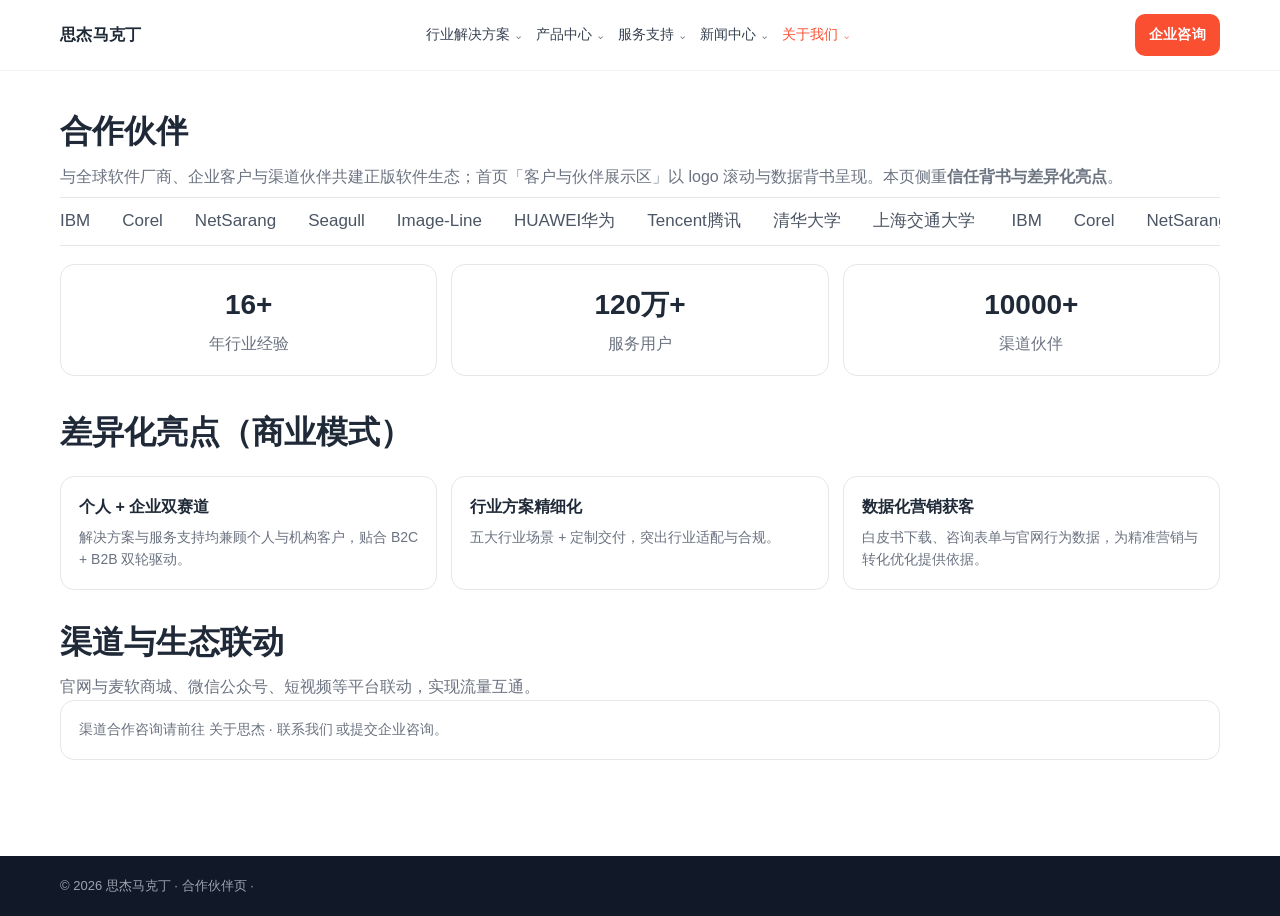
<file: v3/partners.html>
<!DOCTYPE html>
<html lang="zh-CN">
<head>
  <meta charset="UTF-8">
  <meta name="viewport" content="width=device-width, initial-scale=1.0">
  <title>合作伙伴 - 思杰马克丁 | 生态与客户</title>
  <link rel="stylesheet" href="./prototype.css">
</head>
<body>
  <header class="site-header">
    <div class="container nav">
      <a class="brand" href="./index.html">思杰马克丁</a>
      <nav class="links aws-nav" aria-label="主导航">
        <div class="nav-menu">
          <a class="nav-label" href="./solutions.html">行业解决方案 <span>⌄</span></a>
          <div class="nav-dropdown">
            <div class="container dropdown-layout">
              <div class="dropdown-intro"><span>INDUSTRIES</span><h3>行业解决方案</h3><p>面向关键行业的专业软件组合与本地化服务。</p><a href="./solutions.html">查看全部方案 →</a></div>
              <div class="dropdown-links"><h4>重点行业</h4><a href="./solutions.html#industry-mfg"><b>机械装备制造</b><small>设计、仿真与加工</small></a><a href="./solutions.html#industry-auto"><b>汽车 &amp; 轨交</b><small>研发协同与工程分析</small></a><a href="./solutions.html#industry-electronics"><b>电子半导体</b><small>电气设计与产线管理</small></a><a href="./solutions.html#industry-aero"><b>航空航天</b><small>复杂系统研发</small></a></div>
              <div class="dropdown-links"><h4>更多领域</h4><a href="./solutions.html#industry-energy"><b>能源电力</b><small>工程与资产运维</small></a><a href="./solutions.html#industry-petro"><b>石油化工</b><small>流程安全与生产优化</small></a><a href="./solutions.html#industry-life"><b>医药与生命科学</b><small>科研、设计与合规</small></a></div>
              <a class="dropdown-feature" href="./solutions.html"><span>行业洞察</span><strong>从软件选型到落地交付</strong><p>用一套完整服务缩短数字化工具的应用周期。</p><em>了解服务能力 →</em></a>
            </div>
          </div>
        </div>
        <div class="nav-menu">
          <a class="nav-label" href="./products.html">产品中心 <span>⌄</span></a>
          <div class="nav-dropdown">
            <div class="container dropdown-layout">
              <div class="dropdown-intro"><span>PRODUCTS</span><h3>产品中心</h3><p>覆盖制造、IT、科研、创意与办公的正版软件。</p><a href="./products.html">浏览全部产品 →</a></div>
              <div class="dropdown-links"><h4>按场景查找</h4><a href="./products.html#smart-manufacturing"><b>智能制造</b><small>MasterCam、Abaqus</small></a><a href="./products.html#it"><b>IT 技术</b><small>GitLab、Xshell、AppScan</small></a><a href="./products.html#healthcare"><b>健康医疗</b><small>exocad、3Shape</small></a><a href="./products.html#creative"><b>创意设计</b><small>CorelDRAW、Capture One</small></a></div>
              <div class="dropdown-links"><h4>热门产品</h4><a href="./products.html"><b>IBM SPSS Statistics</b><small>统计分析与预测建模</small></a><a href="./products.html"><b>SEE Electrical</b><small>专业电气设计</small></a><a href="./products.html"><b>BarTender</b><small>标签与条码自动化</small></a><a href="./products.html"><b>Microsoft 365</b><small>现代协同办公</small></a></div>
              <a class="dropdown-feature product-feature" href="./products.html"><span>产品选型</span><strong>不知道如何选择？</strong><p>按团队规模、应用场景和部署方式快速筛选。</p><em>开始选型 →</em></a>
            </div>
          </div>
        </div>
        <div class="nav-menu">
          <a class="nav-label" href="./support.html">服务支持 <span>⌄</span></a>
          <div class="nav-dropdown">
            <div class="container dropdown-layout">
              <div class="dropdown-intro"><span>SUPPORT</span><h3>服务支持</h3><p>贯穿咨询、采购、部署、培训与售后的全周期支持。</p><a href="./support.html">进入服务中心 →</a></div>
              <div class="dropdown-links"><h4>客户服务</h4><a href="./support.html"><b>企业采购</b><small>批量授权与集中部署</small></a><a href="./support.html"><b>技术支持</b><small>安装、升级与故障排查</small></a><a href="./support.html"><b>培训服务</b><small>企业内训与公开课程</small></a></div>
              <div class="dropdown-links"><h4>资源中心</h4><a href="./support.html#whitepapers"><b>白皮书</b><small>产品与行业资料</small></a><a href="./support.html"><b>常见问题</b><small>快速获取使用帮助</small></a><a href="./support.html"><b>合规服务</b><small>版权与数据合规咨询</small></a></div>
              <a class="dropdown-feature support-feature" href="./support.html"><span>快速响应</span><strong>让专业问题更快解决</strong><p>连接本地技术团队，获得贴近业务的支持。</p><em>提交需求 →</em></a>
            </div>
          </div>
        </div>
        <div class="nav-menu">
          <a class="nav-label" href="./news.html">新闻中心 <span>⌄</span></a>
          <div class="nav-dropdown">
            <div class="container dropdown-layout">
              <div class="dropdown-intro"><span>NEWSROOM</span><h3>新闻中心</h3><p>关注公司动态、产品资讯、行业洞察与活动信息。</p><a href="./news.html">查看全部新闻 →</a></div>
              <div class="dropdown-links"><h4>新闻分类</h4><a href="./news.html#company"><b>公司动态</b><small>重要进展与品牌信息</small></a><a href="./news.html#product"><b>产品资讯</b><small>新品、版本与解决方案</small></a><a href="./news.html#insight"><b>行业洞察</b><small>趋势、政策与实践</small></a></div>
              <div class="dropdown-links"><h4>媒体资源</h4><a href="./news.html#events"><b>活动资讯</b><small>会议、直播与研讨会</small></a><a href="./news.html"><b>媒体报道</b><small>来自行业媒体的关注</small></a><a href="./about.html"><b>品牌资料</b><small>企业介绍与联系方式</small></a></div>
              <a class="dropdown-feature news-feature" href="./news.html"><span>最新发布</span><strong>软件驱动行业创新</strong><p>获取思杰马克丁的最新业务与产品动态。</p><em>阅读新闻 →</em></a>
            </div>
          </div>
        </div>
        <div class="nav-menu">
          <a class="nav-label active" href="./about.html">关于我们 <span>⌄</span></a>
          <div class="nav-dropdown">
            <div class="container dropdown-layout">
              <div class="dropdown-intro"><span>ABOUT</span><h3>关于我们</h3><p>连接全球优秀软件与中国用户，持续创造本地价值。</p><a href="./about.html">了解思杰马克丁 →</a></div>
              <div class="dropdown-links"><h4>认识我们</h4><a href="./about.html"><b>公司介绍</b><small>使命、愿景与核心能力</small></a><a href="./about.html#timeline"><b>发展历程</b><small>关键里程碑</small></a><a href="./about.html#join"><b>加入我们</b><small>与优秀团队共同成长</small></a></div>
              <div class="dropdown-links"><h4>合作联系</h4><a href="./partners.html"><b>合作伙伴</b><small>共建正版软件生态</small></a><a href="./about.html#channel"><b>渠道合作</b><small>拓展长期商业价值</small></a><a href="./index.html#contact"><b>联系我们</b><small>获取业务与媒体支持</small></a></div>
              <a class="dropdown-feature about-feature" href="./partners.html"><span>生态合作</span><strong>与全球伙伴共同成长</strong><p>连接产品、渠道与行业客户。</p><em>合作入口 →</em></a>
            </div>
          </div>
        </div>
      </nav>
      <a class="btn brand nav-cta" href="./support.html">企业咨询</a>
    </div>
  </header>

  <section class="page-hero container">
    <div class="head">
      <h2>合作伙伴</h2>
      <p>与全球软件厂商、企业客户与渠道伙伴共建正版软件生态；首页「客户与伙伴展示区」以 logo 滚动与数据背书呈现。本页侧重<strong>信任背书与差异化亮点</strong>。</p>
    </div>
  </section>

  <section class="section" style="padding-top:0;">
    <div class="container">
      <div class="ticker">
        <div class="ticker-track">
          <span>IBM</span><span>Corel</span><span>NetSarang</span><span>Seagull</span><span>Image-Line</span><span>HUAWEI华为</span><span>Tencent腾讯</span><span>清华大学</span><span>上海交通大学</span>
          <span>IBM</span><span>Corel</span><span>NetSarang</span><span>Seagull</span><span>Image-Line</span><span>HUAWEI华为</span><span>Tencent腾讯</span><span>清华大学</span><span>上海交通大学</span>
        </div>
      </div>

      <div class="stats">
        <div class="card stat"><strong>16+</strong><p class="muted" style="margin:6px 0 0;">年行业经验</p></div>
        <div class="card stat"><strong>120万+</strong><p class="muted" style="margin:6px 0 0;">服务用户</p></div>
        <div class="card stat"><strong>10000+</strong><p class="muted" style="margin:6px 0 0;">渠道伙伴</p></div>
      </div>

      <div class="head" style="margin-top:32px;">
        <h2>差异化亮点（商业模式）</h2>
      </div>
      <div class="grid-3">
        <article class="card item">
          <h4>个人 + 企业双赛道</h4>
          <p>解决方案与服务支持均兼顾个人与机构客户，贴合 B2C + B2B 双轮驱动。</p>
        </article>
        <article class="card item">
          <h4>行业方案精细化</h4>
          <p>五大行业场景 + 定制交付，突出行业适配与合规。</p>
        </article>
        <article class="card item">
          <h4>数据化营销获客</h4>
          <p>白皮书下载、咨询表单与官网行为数据，为精准营销与转化优化提供依据。</p>
        </article>
      </div>

      <div class="head" style="margin-top:28px;">
        <h2>渠道与生态联动</h2>
        <p class="muted">官网与麦软商城、微信公众号、短视频等平台联动，实现流量互通。</p>
      </div>
      <div class="card item">
        <p>渠道合作咨询请前往 <a href="./about.html#contact-form">关于思杰 · 联系我们</a> 或提交企业咨询。</p>
      </div>
    </div>
  </section>

  <footer>
    <div class="container copy" style="border:0;padding:20px 0;">© 2026 思杰马克丁 · 合作伙伴页 · </div>
  </footer>
</body>
</html>
</file>
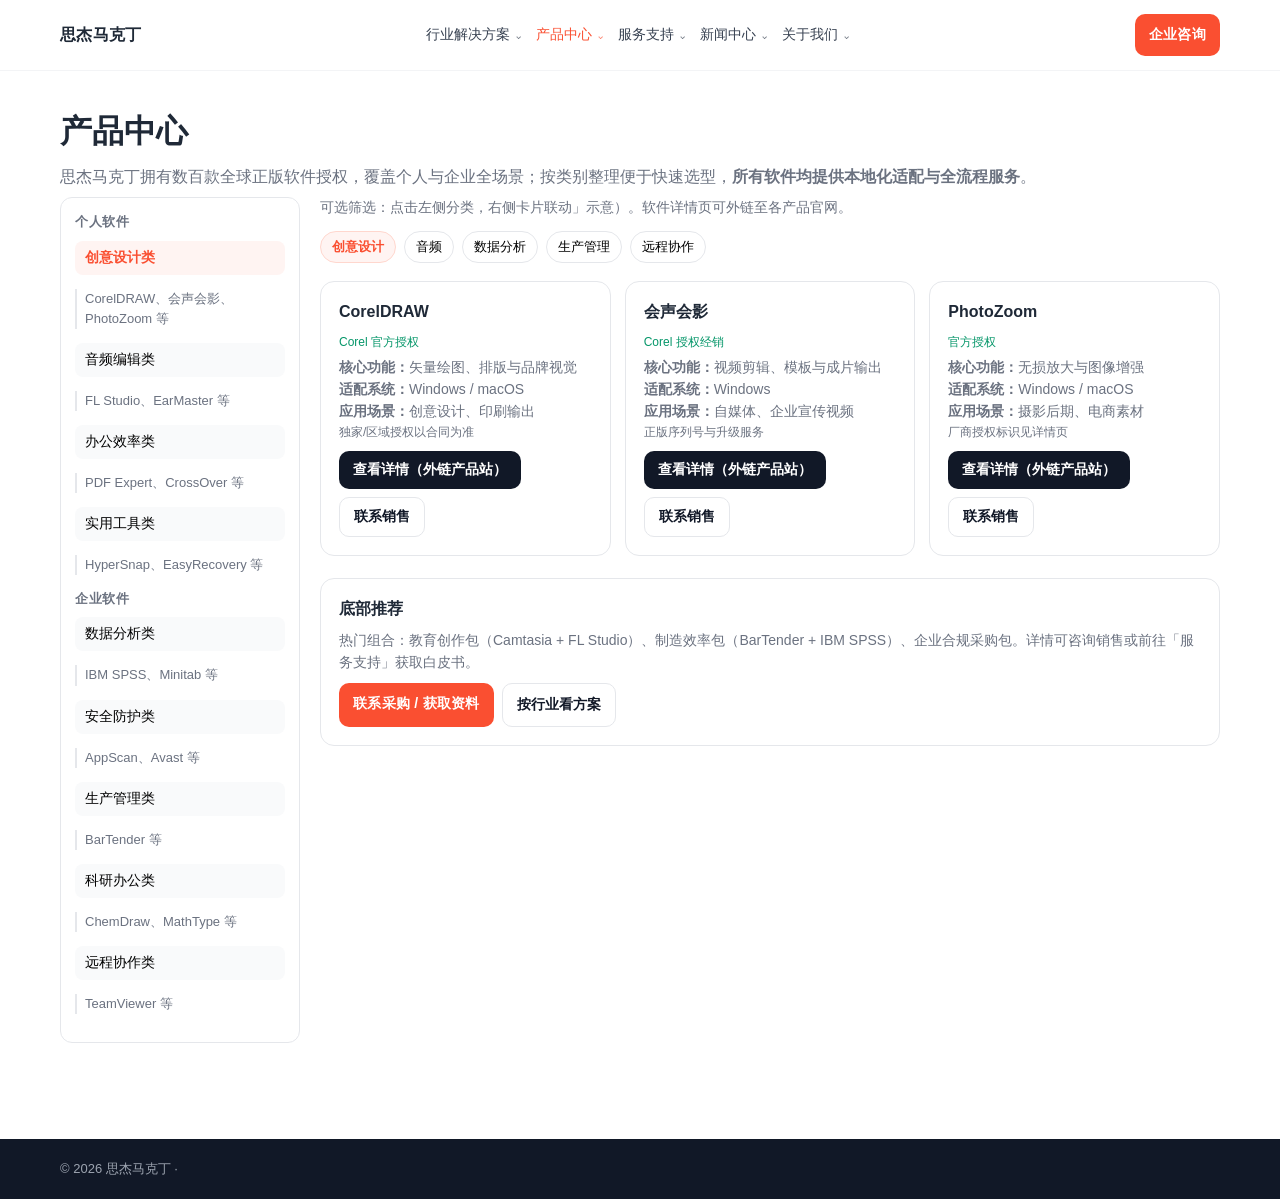
<file: v3/products.html>
<!DOCTYPE html>
<html lang="zh-CN">
<head>
  <meta charset="UTF-8">
  <meta name="viewport" content="width=device-width, initial-scale=1.0">
  <title>产品 - 思杰马克丁 | 软件分类与展示</title>
  <link rel="stylesheet" href="./prototype.css">
</head>
<body>
  <header class="site-header">
    <div class="container nav">
      <a class="brand" href="./index.html">思杰马克丁</a>
      <nav class="links aws-nav" aria-label="主导航">
        <div class="nav-menu">
          <a class="nav-label" href="./solutions.html">行业解决方案 <span>⌄</span></a>
          <div class="nav-dropdown">
            <div class="container dropdown-layout">
              <div class="dropdown-intro"><span>INDUSTRIES</span><h3>行业解决方案</h3><p>面向关键行业的专业软件组合与本地化服务。</p><a href="./solutions.html">查看全部方案 →</a></div>
              <div class="dropdown-links"><h4>重点行业</h4><a href="./solutions.html#industry-mfg"><b>机械装备制造</b><small>设计、仿真与加工</small></a><a href="./solutions.html#industry-auto"><b>汽车 &amp; 轨交</b><small>研发协同与工程分析</small></a><a href="./solutions.html#industry-electronics"><b>电子半导体</b><small>电气设计与产线管理</small></a><a href="./solutions.html#industry-aero"><b>航空航天</b><small>复杂系统研发</small></a></div>
              <div class="dropdown-links"><h4>更多领域</h4><a href="./solutions.html#industry-energy"><b>能源电力</b><small>工程与资产运维</small></a><a href="./solutions.html#industry-petro"><b>石油化工</b><small>流程安全与生产优化</small></a><a href="./solutions.html#industry-life"><b>医药与生命科学</b><small>科研、设计与合规</small></a></div>
              <a class="dropdown-feature" href="./solutions.html"><span>行业洞察</span><strong>从软件选型到落地交付</strong><p>用一套完整服务缩短数字化工具的应用周期。</p><em>了解服务能力 →</em></a>
            </div>
          </div>
        </div>
        <div class="nav-menu">
          <a class="nav-label active" href="./products.html">产品中心 <span>⌄</span></a>
          <div class="nav-dropdown">
            <div class="container dropdown-layout">
              <div class="dropdown-intro"><span>PRODUCTS</span><h3>产品中心</h3><p>覆盖制造、IT、科研、创意与办公的正版软件。</p><a href="./products.html">浏览全部产品 →</a></div>
              <div class="dropdown-links"><h4>按场景查找</h4><a href="./products.html#smart-manufacturing"><b>智能制造</b><small>MasterCam、Abaqus</small></a><a href="./products.html#it"><b>IT 技术</b><small>GitLab、Xshell、AppScan</small></a><a href="./products.html#healthcare"><b>健康医疗</b><small>exocad、3Shape</small></a><a href="./products.html#creative"><b>创意设计</b><small>CorelDRAW、Capture One</small></a></div>
              <div class="dropdown-links"><h4>热门产品</h4><a href="./products.html"><b>IBM SPSS Statistics</b><small>统计分析与预测建模</small></a><a href="./products.html"><b>SEE Electrical</b><small>专业电气设计</small></a><a href="./products.html"><b>BarTender</b><small>标签与条码自动化</small></a><a href="./products.html"><b>Microsoft 365</b><small>现代协同办公</small></a></div>
              <a class="dropdown-feature product-feature" href="./products.html"><span>产品选型</span><strong>不知道如何选择？</strong><p>按团队规模、应用场景和部署方式快速筛选。</p><em>开始选型 →</em></a>
            </div>
          </div>
        </div>
        <div class="nav-menu">
          <a class="nav-label" href="./support.html">服务支持 <span>⌄</span></a>
          <div class="nav-dropdown">
            <div class="container dropdown-layout">
              <div class="dropdown-intro"><span>SUPPORT</span><h3>服务支持</h3><p>贯穿咨询、采购、部署、培训与售后的全周期支持。</p><a href="./support.html">进入服务中心 →</a></div>
              <div class="dropdown-links"><h4>客户服务</h4><a href="./support.html"><b>企业采购</b><small>批量授权与集中部署</small></a><a href="./support.html"><b>技术支持</b><small>安装、升级与故障排查</small></a><a href="./support.html"><b>培训服务</b><small>企业内训与公开课程</small></a></div>
              <div class="dropdown-links"><h4>资源中心</h4><a href="./support.html#whitepapers"><b>白皮书</b><small>产品与行业资料</small></a><a href="./support.html"><b>常见问题</b><small>快速获取使用帮助</small></a><a href="./support.html"><b>合规服务</b><small>版权与数据合规咨询</small></a></div>
              <a class="dropdown-feature support-feature" href="./support.html"><span>快速响应</span><strong>让专业问题更快解决</strong><p>连接本地技术团队，获得贴近业务的支持。</p><em>提交需求 →</em></a>
            </div>
          </div>
        </div>
        <div class="nav-menu">
          <a class="nav-label" href="./news.html">新闻中心 <span>⌄</span></a>
          <div class="nav-dropdown">
            <div class="container dropdown-layout">
              <div class="dropdown-intro"><span>NEWSROOM</span><h3>新闻中心</h3><p>关注公司动态、产品资讯、行业洞察与活动信息。</p><a href="./news.html">查看全部新闻 →</a></div>
              <div class="dropdown-links"><h4>新闻分类</h4><a href="./news.html#company"><b>公司动态</b><small>重要进展与品牌信息</small></a><a href="./news.html#product"><b>产品资讯</b><small>新品、版本与解决方案</small></a><a href="./news.html#insight"><b>行业洞察</b><small>趋势、政策与实践</small></a></div>
              <div class="dropdown-links"><h4>媒体资源</h4><a href="./news.html#events"><b>活动资讯</b><small>会议、直播与研讨会</small></a><a href="./news.html"><b>媒体报道</b><small>来自行业媒体的关注</small></a><a href="./about.html"><b>品牌资料</b><small>企业介绍与联系方式</small></a></div>
              <a class="dropdown-feature news-feature" href="./news.html"><span>最新发布</span><strong>软件驱动行业创新</strong><p>获取思杰马克丁的最新业务与产品动态。</p><em>阅读新闻 →</em></a>
            </div>
          </div>
        </div>
        <div class="nav-menu">
          <a class="nav-label" href="./about.html">关于我们 <span>⌄</span></a>
          <div class="nav-dropdown">
            <div class="container dropdown-layout">
              <div class="dropdown-intro"><span>ABOUT</span><h3>关于我们</h3><p>连接全球优秀软件与中国用户，持续创造本地价值。</p><a href="./about.html">了解思杰马克丁 →</a></div>
              <div class="dropdown-links"><h4>认识我们</h4><a href="./about.html"><b>公司介绍</b><small>使命、愿景与核心能力</small></a><a href="./about.html#timeline"><b>发展历程</b><small>关键里程碑</small></a><a href="./about.html#join"><b>加入我们</b><small>与优秀团队共同成长</small></a></div>
              <div class="dropdown-links"><h4>合作联系</h4><a href="./partners.html"><b>合作伙伴</b><small>共建正版软件生态</small></a><a href="./about.html#channel"><b>渠道合作</b><small>拓展长期商业价值</small></a><a href="./index.html#contact"><b>联系我们</b><small>获取业务与媒体支持</small></a></div>
              <a class="dropdown-feature about-feature" href="./partners.html"><span>生态合作</span><strong>与全球伙伴共同成长</strong><p>连接产品、渠道与行业客户。</p><em>合作入口 →</em></a>
            </div>
          </div>
        </div>
      </nav>
      <a class="btn brand nav-cta" href="./support.html">企业咨询</a>
    </div>
  </header>

  <section class="page-hero container">
    <div class="head">
      <h2>产品中心</h2>
      <p>思杰马克丁拥有数百款全球正版软件授权，覆盖个人与企业全场景；按类别整理便于快速选型，<strong>所有软件均提供本地化适配与全流程服务</strong>。</p>
    </div>
  </section>

  <section class="section" style="padding-top:0;">
    <div class="container layout-split">
      <aside class="sidebar" id="cat-personal">
        <h4>个人软件</h4>
        <button type="button" data-filter="p-design" class="active">创意设计类</button>
        <div class="subcats">CorelDRAW、会声会影、PhotoZoom 等</div>
        <button type="button" data-filter="p-audio">音频编辑类</button>
        <div class="subcats">FL Studio、EarMaster 等</div>
        <button type="button" data-filter="p-office">办公效率类</button>
        <div class="subcats">PDF Expert、CrossOver 等</div>
        <button type="button" data-filter="p-tool">实用工具类</button>
        <div class="subcats">HyperSnap、EasyRecovery 等</div>

        <h4 id="cat-enterprise">企业软件</h4>
        <button type="button" data-filter="e-data">数据分析类</button>
        <div class="subcats">IBM SPSS、Minitab 等</div>
        <button type="button" data-filter="e-sec">安全防护类</button>
        <div class="subcats">AppScan、Avast 等</div>
        <button type="button" data-filter="e-mfg">生产管理类</button>
        <div class="subcats">BarTender 等</div>
        <button type="button" data-filter="e-rd">科研办公类</button>
        <div class="subcats">ChemDraw、MathType 等</div>
        <button type="button" data-filter="e-remote">远程协作类</button>
        <div class="subcats">TeamViewer 等</div>
      </aside>

      <div>
        <p class="muted" style="font-size:14px;margin:0 0 10px;">可选筛选：点击左侧分类，右侧卡片联动」示意）。软件详情页可外链至各产品官网。</p>
        <div class="toolbar" id="quickTabs"></div>
        <div class="grid-3" id="productList"></div>

        <div class="card item" style="margin-top:22px;">
          <h4>底部推荐</h4>
          <p class="muted">热门组合：教育创作包（Camtasia + FL Studio）、制造效率包（BarTender + IBM SPSS）、企业合规采购包。详情可咨询销售或前往「服务支持」获取白皮书。</p>
          <div class="cta-row" style="margin-top:10px;">
            <a class="btn brand" href="./support.html">联系采购 / 获取资料</a>
            <a class="btn ghost" href="./solutions.html">按行业看方案</a>
          </div>
        </div>
      </div>
    </div>
  </section>

  <footer>
    <div class="container copy" style="border:0;padding:20px 0;">© 2026 思杰马克丁  · </div>
  </footer>

  <script>
    const products = [
      { id: "p-design", name: "CorelDRAW", badge: "Corel 官方授权", fn: "矢量绘图、排版与品牌视觉", os: "Windows / macOS", scene: "创意设计、印刷输出", vendor: "独家/区域授权以合同为准" },
      { id: "p-design", name: "会声会影", badge: "Corel 授权经销", fn: "视频剪辑、模板与成片输出", os: "Windows", scene: "自媒体、企业宣传视频", vendor: "正版序列号与升级服务" },
      { id: "p-design", name: "PhotoZoom", badge: "官方授权", fn: "无损放大与图像增强", os: "Windows / macOS", scene: "摄影后期、电商素材", vendor: "厂商授权标识见详情页" },
      { id: "p-audio", name: "FL Studio", badge: "Image-Line 授权", fn: "编曲、混音与母带处理", os: "Windows / macOS", scene: "音乐制作、教育音频课程", vendor: "正版授权与版本升级" },
      { id: "p-audio", name: "EarMaster", badge: "官方授权", fn: "视唱练耳与音乐基础训练", os: "多平台", scene: "音乐院校与培训机构", vendor: "教育批量授权可询" },
      { id: "p-office", name: "PDF Expert", badge: "官方授权", fn: "PDF 阅读、标注与表单", os: "macOS / iOS", scene: "移动办公、个人效率", vendor: "个人采购 / 企业批量" },
      { id: "p-tool", name: "EasyRecovery", badge: "官方授权", fn: "误删恢复与存储介质修复", os: "Windows", scene: "企业数据应急、医疗科研", vendor: "技术支持与远程协助" },
      { id: "e-data", name: "IBM SPSS", badge: "IBM SPSS 中国大陆独家转售", fn: "统计分析、预测建模与决策支持", os: "Windows / macOS / Linux 服务端", scene: "企事业、高校科研、政府", vendor: "企业报价与集中部署" },
      { id: "e-data", name: "Minitab", badge: "官方授权", fn: "质量统计、DOE 与六西格玛", os: "Windows", scene: "制造业质量部门", vendor: "培训 + 部署一体化" },
      { id: "e-sec", name: "AppScan", badge: "厂商授权", fn: "应用安全测试与漏洞扫描", os: "企业环境", scene: "金融、互联网、政企", vendor: "合规与安全联合方案" },
      { id: "e-mfg", name: "BarTender", badge: "Seagull 授权 · 标签场景", fn: "标签设计、打印自动化与追溯", os: "Windows 服务器/客户端", scene: "电子制造、医疗 UDI、物流", vendor: "制造行业成功案例见解决方案页" },
      { id: "e-rd", name: "ChemDraw", badge: "官方授权", fn: "化学结构绘制与实验记录", os: "Windows / macOS", scene: "制药、材料、高校实验室", vendor: "科研办公类组合采购" },
      { id: "e-rd", name: "MathType", badge: "官方授权", fn: "公式编辑与论文排版", os: "Office / WPS 插件", scene: "教育、科研出版", vendor: "校园批量授权" },
      { id: "e-remote", name: "TeamViewer", badge: "官方合作", fn: "远程支持、会议与设备管理", os: "跨平台", scene: "IT 运维、客服、分支机构", vendor: "企业控制台与审计" }
    ];

    let filter = "p-design";
    const listEl = document.getElementById("productList");
    const tabsEl = document.getElementById("quickTabs");

    function render() {
      const rows = products.filter(p => p.id === filter);
      listEl.innerHTML = rows.map(p => `
        <article class="card item product-card">
          <h4>${p.name}</h4>
          <p class="meta">${p.badge}</p>
          <p><strong>核心功能：</strong>${p.fn}</p>
          <p><strong>适配系统：</strong>${p.os}</p>
          <p><strong>应用场景：</strong>${p.scene}</p>
          <p class="muted" style="font-size:12px;">${p.vendor}</p>
          <div class="row">
            <button type="button" class="btn">查看详情（外链产品站）</button>
            <button type="button" class="btn ghost">联系销售</button>
          </div>
        </article>
      `).join("") || "<p class=\"muted\">该分类下示例条目可在正式站补充更多 SKU。</p>";
    }

    function syncQuickTabs() {
      tabsEl.querySelectorAll(".tab").forEach(x => x.classList.toggle("active", x.dataset.q === filter));
    }

    document.querySelectorAll(".sidebar button[data-filter]").forEach(btn => {
      btn.addEventListener("click", () => {
        document.querySelectorAll(".sidebar button[data-filter]").forEach(b => b.classList.remove("active"));
        btn.classList.add("active");
        filter = btn.dataset.filter;
        syncQuickTabs();
        render();
      });
    });

    const quick = ["p-design", "p-audio", "e-data", "e-mfg", "e-remote"];
    const labels = { "p-design": "创意设计", "p-audio": "音频", "e-data": "数据分析", "e-mfg": "生产管理", "e-remote": "远程协作" };
    tabsEl.innerHTML = quick.map(k => `<button type="button" class="tab ${k===filter?"active":""}" data-q="${k}">${labels[k]}</button>`).join("");
    tabsEl.addEventListener("click", e => {
      const t = e.target.closest(".tab");
      if (!t) return;
      filter = t.dataset.q;
      document.querySelectorAll(".sidebar button[data-filter]").forEach(b => b.classList.toggle("active", b.dataset.filter === filter));
      syncQuickTabs();
      render();
    });

    render();

    const hash = location.hash.replace("#", "");
    if (hash === "cat-enterprise") {
      document.querySelector('[data-filter="e-data"]')?.click();
    }
  </script>
</body>
</html>
</file>
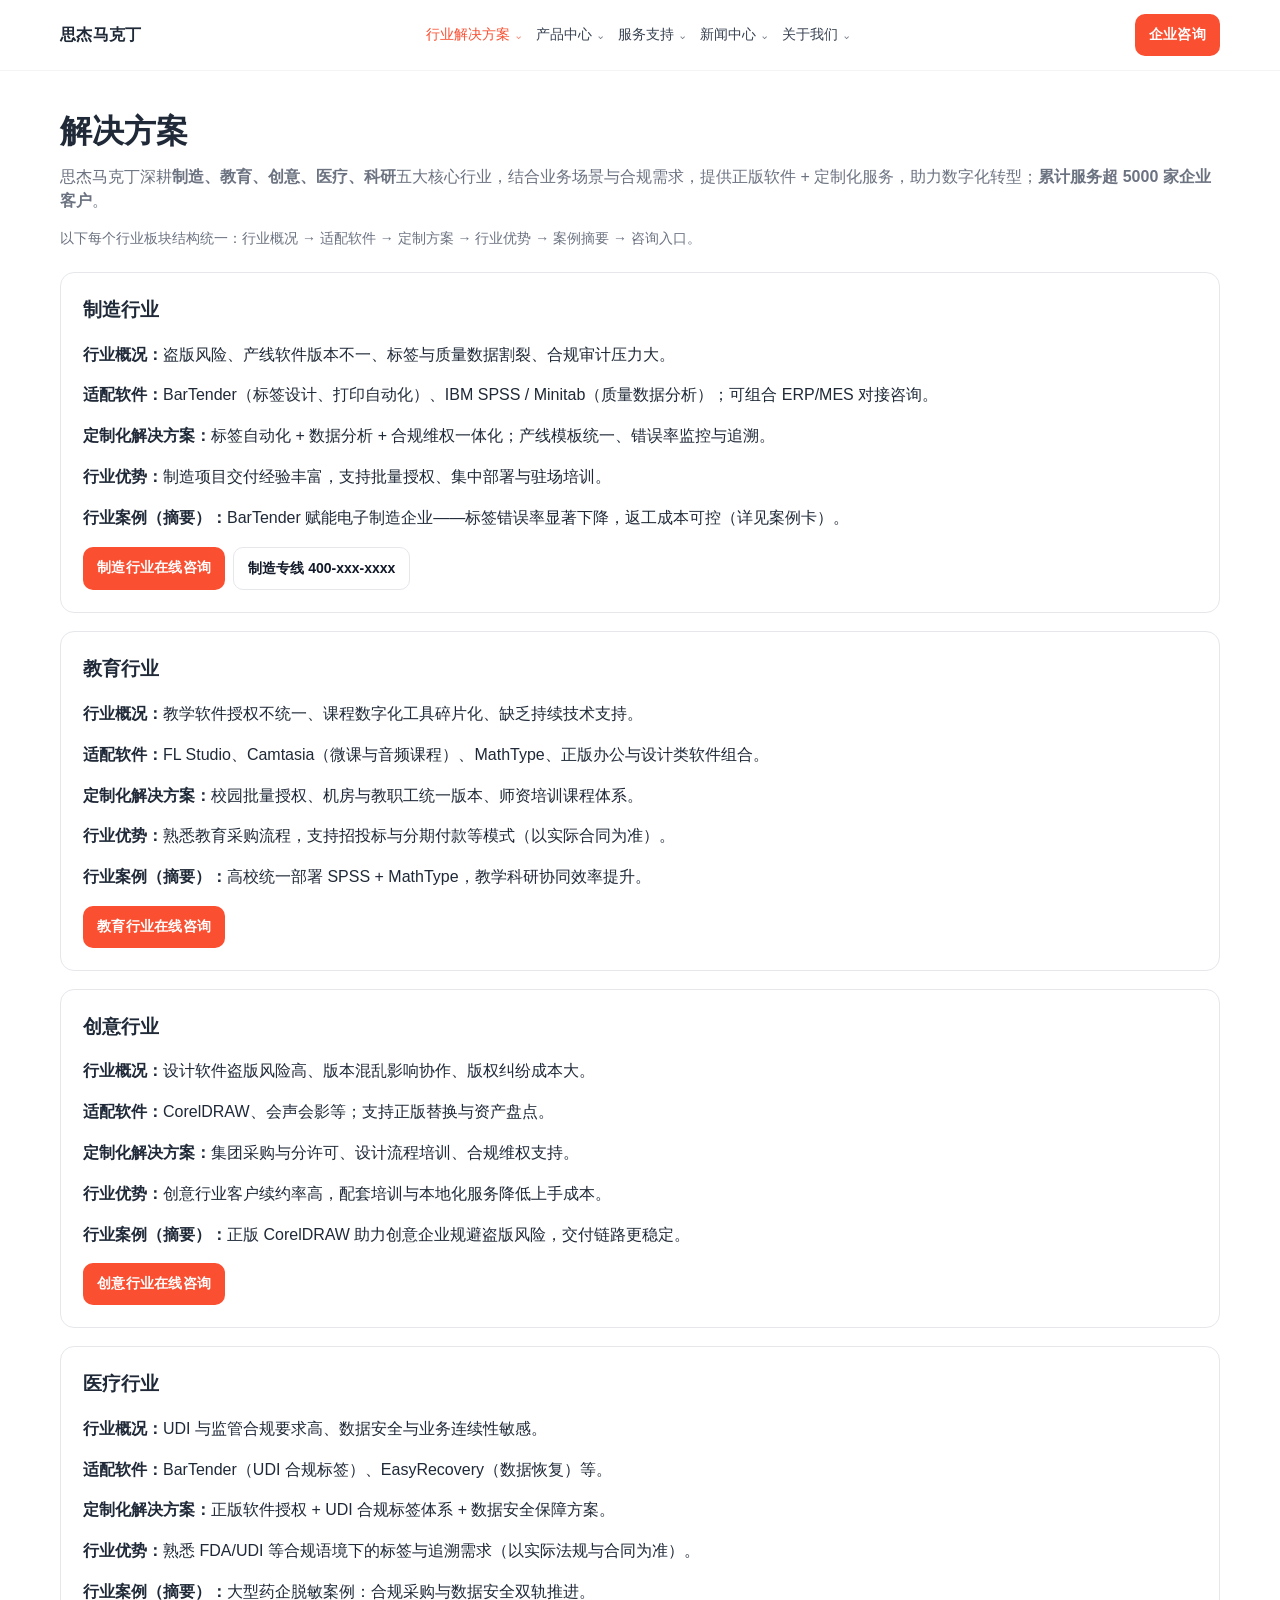
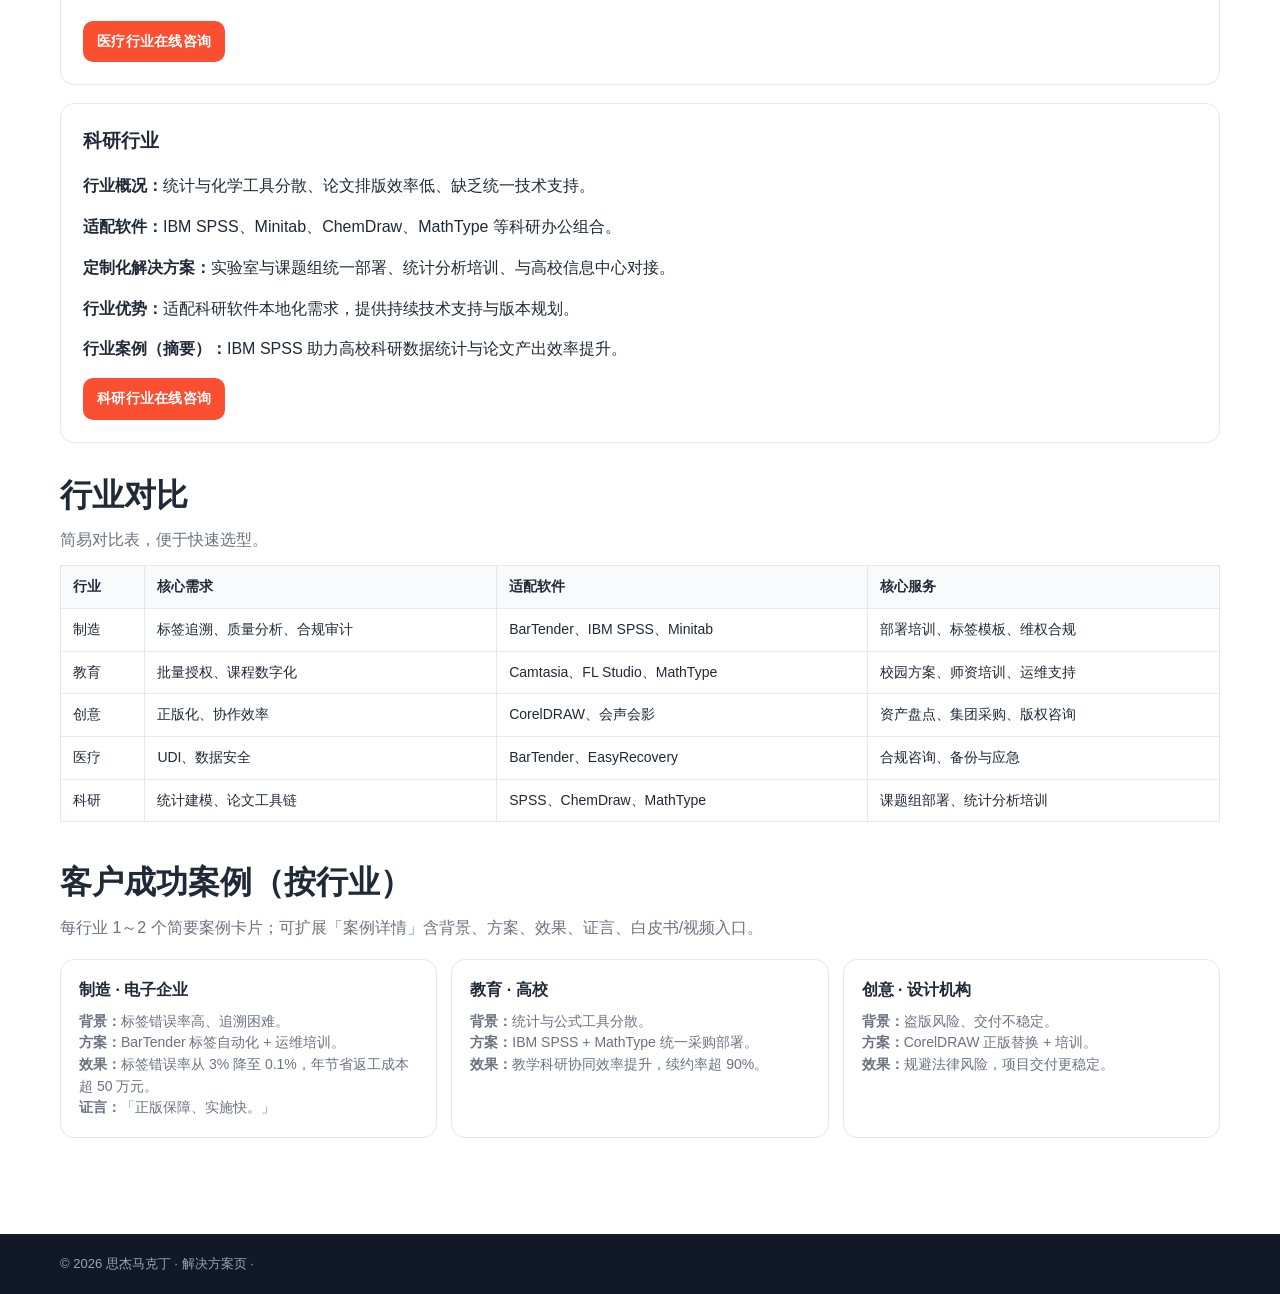
<file: v3/solutions.html>
<!DOCTYPE html>
<html lang="zh-CN">
<head>
  <meta charset="UTF-8">
  <meta name="viewport" content="width=device-width, initial-scale=1.0">
  <title>解决方案 - 思杰马克丁 | 五大行业场景</title>
  <link rel="stylesheet" href="./prototype.css">
</head>
<body>
  <header class="site-header">
    <div class="container nav">
      <a class="brand" href="./index.html">思杰马克丁</a>
      <nav class="links aws-nav" aria-label="主导航">
        <div class="nav-menu">
          <a class="nav-label active" href="./solutions.html">行业解决方案 <span>⌄</span></a>
          <div class="nav-dropdown">
            <div class="container dropdown-layout">
              <div class="dropdown-intro"><span>INDUSTRIES</span><h3>行业解决方案</h3><p>面向关键行业的专业软件组合与本地化服务。</p><a href="./solutions.html">查看全部方案 →</a></div>
              <div class="dropdown-links"><h4>重点行业</h4><a href="./solutions.html#industry-mfg"><b>机械装备制造</b><small>设计、仿真与加工</small></a><a href="./solutions.html#industry-auto"><b>汽车 &amp; 轨交</b><small>研发协同与工程分析</small></a><a href="./solutions.html#industry-electronics"><b>电子半导体</b><small>电气设计与产线管理</small></a><a href="./solutions.html#industry-aero"><b>航空航天</b><small>复杂系统研发</small></a></div>
              <div class="dropdown-links"><h4>更多领域</h4><a href="./solutions.html#industry-energy"><b>能源电力</b><small>工程与资产运维</small></a><a href="./solutions.html#industry-petro"><b>石油化工</b><small>流程安全与生产优化</small></a><a href="./solutions.html#industry-life"><b>医药与生命科学</b><small>科研、设计与合规</small></a></div>
              <a class="dropdown-feature" href="./solutions.html"><span>行业洞察</span><strong>从软件选型到落地交付</strong><p>用一套完整服务缩短数字化工具的应用周期。</p><em>了解服务能力 →</em></a>
            </div>
          </div>
        </div>
        <div class="nav-menu">
          <a class="nav-label" href="./products.html">产品中心 <span>⌄</span></a>
          <div class="nav-dropdown">
            <div class="container dropdown-layout">
              <div class="dropdown-intro"><span>PRODUCTS</span><h3>产品中心</h3><p>覆盖制造、IT、科研、创意与办公的正版软件。</p><a href="./products.html">浏览全部产品 →</a></div>
              <div class="dropdown-links"><h4>按场景查找</h4><a href="./products.html#smart-manufacturing"><b>智能制造</b><small>MasterCam、Abaqus</small></a><a href="./products.html#it"><b>IT 技术</b><small>GitLab、Xshell、AppScan</small></a><a href="./products.html#healthcare"><b>健康医疗</b><small>exocad、3Shape</small></a><a href="./products.html#creative"><b>创意设计</b><small>CorelDRAW、Capture One</small></a></div>
              <div class="dropdown-links"><h4>热门产品</h4><a href="./products.html"><b>IBM SPSS Statistics</b><small>统计分析与预测建模</small></a><a href="./products.html"><b>SEE Electrical</b><small>专业电气设计</small></a><a href="./products.html"><b>BarTender</b><small>标签与条码自动化</small></a><a href="./products.html"><b>Microsoft 365</b><small>现代协同办公</small></a></div>
              <a class="dropdown-feature product-feature" href="./products.html"><span>产品选型</span><strong>不知道如何选择？</strong><p>按团队规模、应用场景和部署方式快速筛选。</p><em>开始选型 →</em></a>
            </div>
          </div>
        </div>
        <div class="nav-menu">
          <a class="nav-label" href="./support.html">服务支持 <span>⌄</span></a>
          <div class="nav-dropdown">
            <div class="container dropdown-layout">
              <div class="dropdown-intro"><span>SUPPORT</span><h3>服务支持</h3><p>贯穿咨询、采购、部署、培训与售后的全周期支持。</p><a href="./support.html">进入服务中心 →</a></div>
              <div class="dropdown-links"><h4>客户服务</h4><a href="./support.html"><b>企业采购</b><small>批量授权与集中部署</small></a><a href="./support.html"><b>技术支持</b><small>安装、升级与故障排查</small></a><a href="./support.html"><b>培训服务</b><small>企业内训与公开课程</small></a></div>
              <div class="dropdown-links"><h4>资源中心</h4><a href="./support.html#whitepapers"><b>白皮书</b><small>产品与行业资料</small></a><a href="./support.html"><b>常见问题</b><small>快速获取使用帮助</small></a><a href="./support.html"><b>合规服务</b><small>版权与数据合规咨询</small></a></div>
              <a class="dropdown-feature support-feature" href="./support.html"><span>快速响应</span><strong>让专业问题更快解决</strong><p>连接本地技术团队，获得贴近业务的支持。</p><em>提交需求 →</em></a>
            </div>
          </div>
        </div>
        <div class="nav-menu">
          <a class="nav-label" href="./news.html">新闻中心 <span>⌄</span></a>
          <div class="nav-dropdown">
            <div class="container dropdown-layout">
              <div class="dropdown-intro"><span>NEWSROOM</span><h3>新闻中心</h3><p>关注公司动态、产品资讯、行业洞察与活动信息。</p><a href="./news.html">查看全部新闻 →</a></div>
              <div class="dropdown-links"><h4>新闻分类</h4><a href="./news.html#company"><b>公司动态</b><small>重要进展与品牌信息</small></a><a href="./news.html#product"><b>产品资讯</b><small>新品、版本与解决方案</small></a><a href="./news.html#insight"><b>行业洞察</b><small>趋势、政策与实践</small></a></div>
              <div class="dropdown-links"><h4>媒体资源</h4><a href="./news.html#events"><b>活动资讯</b><small>会议、直播与研讨会</small></a><a href="./news.html"><b>媒体报道</b><small>来自行业媒体的关注</small></a><a href="./about.html"><b>品牌资料</b><small>企业介绍与联系方式</small></a></div>
              <a class="dropdown-feature news-feature" href="./news.html"><span>最新发布</span><strong>软件驱动行业创新</strong><p>获取思杰马克丁的最新业务与产品动态。</p><em>阅读新闻 →</em></a>
            </div>
          </div>
        </div>
        <div class="nav-menu">
          <a class="nav-label" href="./about.html">关于我们 <span>⌄</span></a>
          <div class="nav-dropdown">
            <div class="container dropdown-layout">
              <div class="dropdown-intro"><span>ABOUT</span><h3>关于我们</h3><p>连接全球优秀软件与中国用户，持续创造本地价值。</p><a href="./about.html">了解思杰马克丁 →</a></div>
              <div class="dropdown-links"><h4>认识我们</h4><a href="./about.html"><b>公司介绍</b><small>使命、愿景与核心能力</small></a><a href="./about.html#timeline"><b>发展历程</b><small>关键里程碑</small></a><a href="./about.html#join"><b>加入我们</b><small>与优秀团队共同成长</small></a></div>
              <div class="dropdown-links"><h4>合作联系</h4><a href="./partners.html"><b>合作伙伴</b><small>共建正版软件生态</small></a><a href="./about.html#channel"><b>渠道合作</b><small>拓展长期商业价值</small></a><a href="./index.html#contact"><b>联系我们</b><small>获取业务与媒体支持</small></a></div>
              <a class="dropdown-feature about-feature" href="./partners.html"><span>生态合作</span><strong>与全球伙伴共同成长</strong><p>连接产品、渠道与行业客户。</p><em>合作入口 →</em></a>
            </div>
          </div>
        </div>
      </nav>
      <a class="btn brand nav-cta" href="./support.html">企业咨询</a>
    </div>
  </header>

  <section class="page-hero container">
    <div class="head">
      <h2>解决方案</h2>
      <p>思杰马克丁深耕<strong>制造、教育、创意、医疗、科研</strong>五大核心行业，结合业务场景与合规需求，提供正版软件 + 定制化服务，助力数字化转型；<strong>累计服务超 5000 家企业客户</strong>。</p>
    </div>
    <p class="muted" style="font-size:14px;">以下每个行业板块结构统一：行业概况 → 适配软件 → 定制方案 → 行业优势 → 案例摘要 → 咨询入口。</p>
  </section>

  <!-- 制造 -->
  <section class="section" style="padding-top:0;">
    <div class="container">
      <article class="industry-block" id="industry-mfg">
        <h3>制造行业</h3>
        <p><strong>行业概况：</strong>盗版风险、产线软件版本不一、标签与质量数据割裂、合规审计压力大。</p>
        <p><strong>适配软件：</strong>BarTender（标签设计、打印自动化）、IBM SPSS / Minitab（质量数据分析）；可组合 ERP/MES 对接咨询。</p>
        <p><strong>定制化解决方案：</strong>标签自动化 + 数据分析 + 合规维权一体化；产线模板统一、错误率监控与追溯。</p>
        <p><strong>行业优势：</strong>制造项目交付经验丰富，支持批量授权、集中部署与驻场培训。</p>
        <p><strong>行业案例（摘要）：</strong>BarTender 赋能电子制造企业——标签错误率显著下降，返工成本可控（详见案例卡）。</p>
        <div class="cta-row" style="margin-top:12px;">
          <a class="btn brand" href="./index.html#contact">制造行业在线咨询</a>
          <a class="btn ghost" href="tel:400-xxx-xxxx">制造专线 400-xxx-xxxx</a>
        </div>
      </article>

      <article class="industry-block" id="industry-edu">
        <h3>教育行业</h3>
        <p><strong>行业概况：</strong>教学软件授权不统一、课程数字化工具碎片化、缺乏持续技术支持。</p>
        <p><strong>适配软件：</strong>FL Studio、Camtasia（微课与音频课程）、MathType、正版办公与设计类软件组合。</p>
        <p><strong>定制化解决方案：</strong>校园批量授权、机房与教职工统一版本、师资培训课程体系。</p>
        <p><strong>行业优势：</strong>熟悉教育采购流程，支持招投标与分期付款等模式（以实际合同为准）。</p>
        <p><strong>行业案例（摘要）：</strong>高校统一部署 SPSS + MathType，教学科研协同效率提升。</p>
        <div class="cta-row" style="margin-top:12px;">
          <a class="btn brand" href="./index.html#contact">教育行业在线咨询</a>
        </div>
      </article>

      <article class="industry-block" id="industry-creative">
        <h3>创意行业</h3>
        <p><strong>行业概况：</strong>设计软件盗版风险高、版本混乱影响协作、版权纠纷成本大。</p>
        <p><strong>适配软件：</strong>CorelDRAW、会声会影等；支持正版替换与资产盘点。</p>
        <p><strong>定制化解决方案：</strong>集团采购与分许可、设计流程培训、合规维权支持。</p>
        <p><strong>行业优势：</strong>创意行业客户续约率高，配套培训与本地化服务降低上手成本。</p>
        <p><strong>行业案例（摘要）：</strong>正版 CorelDRAW 助力创意企业规避盗版风险，交付链路更稳定。</p>
        <div class="cta-row" style="margin-top:12px;">
          <a class="btn brand" href="./index.html#contact">创意行业在线咨询</a>
        </div>
      </article>

      <article class="industry-block" id="industry-med">
        <h3>医疗行业</h3>
        <p><strong>行业概况：</strong>UDI 与监管合规要求高、数据安全与业务连续性敏感。</p>
        <p><strong>适配软件：</strong>BarTender（UDI 合规标签）、EasyRecovery（数据恢复）等。</p>
        <p><strong>定制化解决方案：</strong>正版软件授权 + UDI 合规标签体系 + 数据安全保障方案。</p>
        <p><strong>行业优势：</strong>熟悉 FDA/UDI 等合规语境下的标签与追溯需求（以实际法规与合同为准）。</p>
        <p><strong>行业案例（摘要）：</strong>大型药企脱敏案例：合规采购与数据安全双轨推进。</p>
        <div class="cta-row" style="margin-top:12px;">
          <a class="btn brand" href="./index.html#contact">医疗行业在线咨询</a>
        </div>
      </article>

      <article class="industry-block" id="industry-rd">
        <h3>科研行业</h3>
        <p><strong>行业概况：</strong>统计与化学工具分散、论文排版效率低、缺乏统一技术支持。</p>
        <p><strong>适配软件：</strong>IBM SPSS、Minitab、ChemDraw、MathType 等科研办公组合。</p>
        <p><strong>定制化解决方案：</strong>实验室与课题组统一部署、统计分析培训、与高校信息中心对接。</p>
        <p><strong>行业优势：</strong>适配科研软件本地化需求，提供持续技术支持与版本规划。</p>
        <p><strong>行业案例（摘要）：</strong>IBM SPSS 助力高校科研数据统计与论文产出效率提升。</p>
        <div class="cta-row" style="margin-top:12px;">
          <a class="btn brand" href="./index.html#contact">科研行业在线咨询</a>
        </div>
      </article>

      <div class="head" style="margin-top:28px;">
        <h2>行业对比</h2>
        <p>简易对比表，便于快速选型。</p>
      </div>
      <div style="overflow-x:auto;">
        <table class="compare-table">
          <thead>
            <tr><th>行业</th><th>核心需求</th><th>适配软件</th><th>核心服务</th></tr>
          </thead>
          <tbody>
            <tr><td>制造</td><td>标签追溯、质量分析、合规审计</td><td>BarTender、IBM SPSS、Minitab</td><td>部署培训、标签模板、维权合规</td></tr>
            <tr><td>教育</td><td>批量授权、课程数字化</td><td>Camtasia、FL Studio、MathType</td><td>校园方案、师资培训、运维支持</td></tr>
            <tr><td>创意</td><td>正版化、协作效率</td><td>CorelDRAW、会声会影</td><td>资产盘点、集团采购、版权咨询</td></tr>
            <tr><td>医疗</td><td>UDI、数据安全</td><td>BarTender、EasyRecovery</td><td>合规咨询、备份与应急</td></tr>
            <tr><td>科研</td><td>统计建模、论文工具链</td><td>SPSS、ChemDraw、MathType</td><td>课题组部署、统计分析培训</td></tr>
          </tbody>
        </table>
      </div>

      <div class="head" id="cases" style="margin-top:36px;">
        <h2>客户成功案例（按行业）</h2>
        <p>每行业 1～2 个简要案例卡片；可扩展「案例详情」含背景、方案、效果、证言、白皮书/视频入口。</p>
      </div>
      <div class="grid-3">
        <article class="card item">
          <h4>制造 · 电子企业</h4>
          <p class="muted"><strong>背景：</strong>标签错误率高、追溯困难。</p>
          <p class="muted"><strong>方案：</strong>BarTender 标签自动化 + 运维培训。</p>
          <p><strong>效果：</strong>标签错误率从 3% 降至 0.1%，年节省返工成本超 50 万元。</p>
          <p class="muted"><strong>证言：</strong>「正版保障、实施快。」</p>
        </article>
        <article class="card item">
          <h4>教育 · 高校</h4>
          <p class="muted"><strong>背景：</strong>统计与公式工具分散。</p>
          <p class="muted"><strong>方案：</strong>IBM SPSS + MathType 统一采购部署。</p>
          <p><strong>效果：</strong>教学科研协同效率提升，续约率超 90%。</p>
        </article>
        <article class="card item">
          <h4>创意 · 设计机构</h4>
          <p class="muted"><strong>背景：</strong>盗版风险、交付不稳定。</p>
          <p class="muted"><strong>方案：</strong>CorelDRAW 正版替换 + 培训。</p>
          <p><strong>效果：</strong>规避法律风险，项目交付更稳定。</p>
        </article>
      </div>
    </div>
  </section>

  <footer>
    <div class="container copy" style="border:0;padding:20px 0;">© 2026 思杰马克丁 · 解决方案页 · </div>
  </footer>
</body>
</html>
</file>
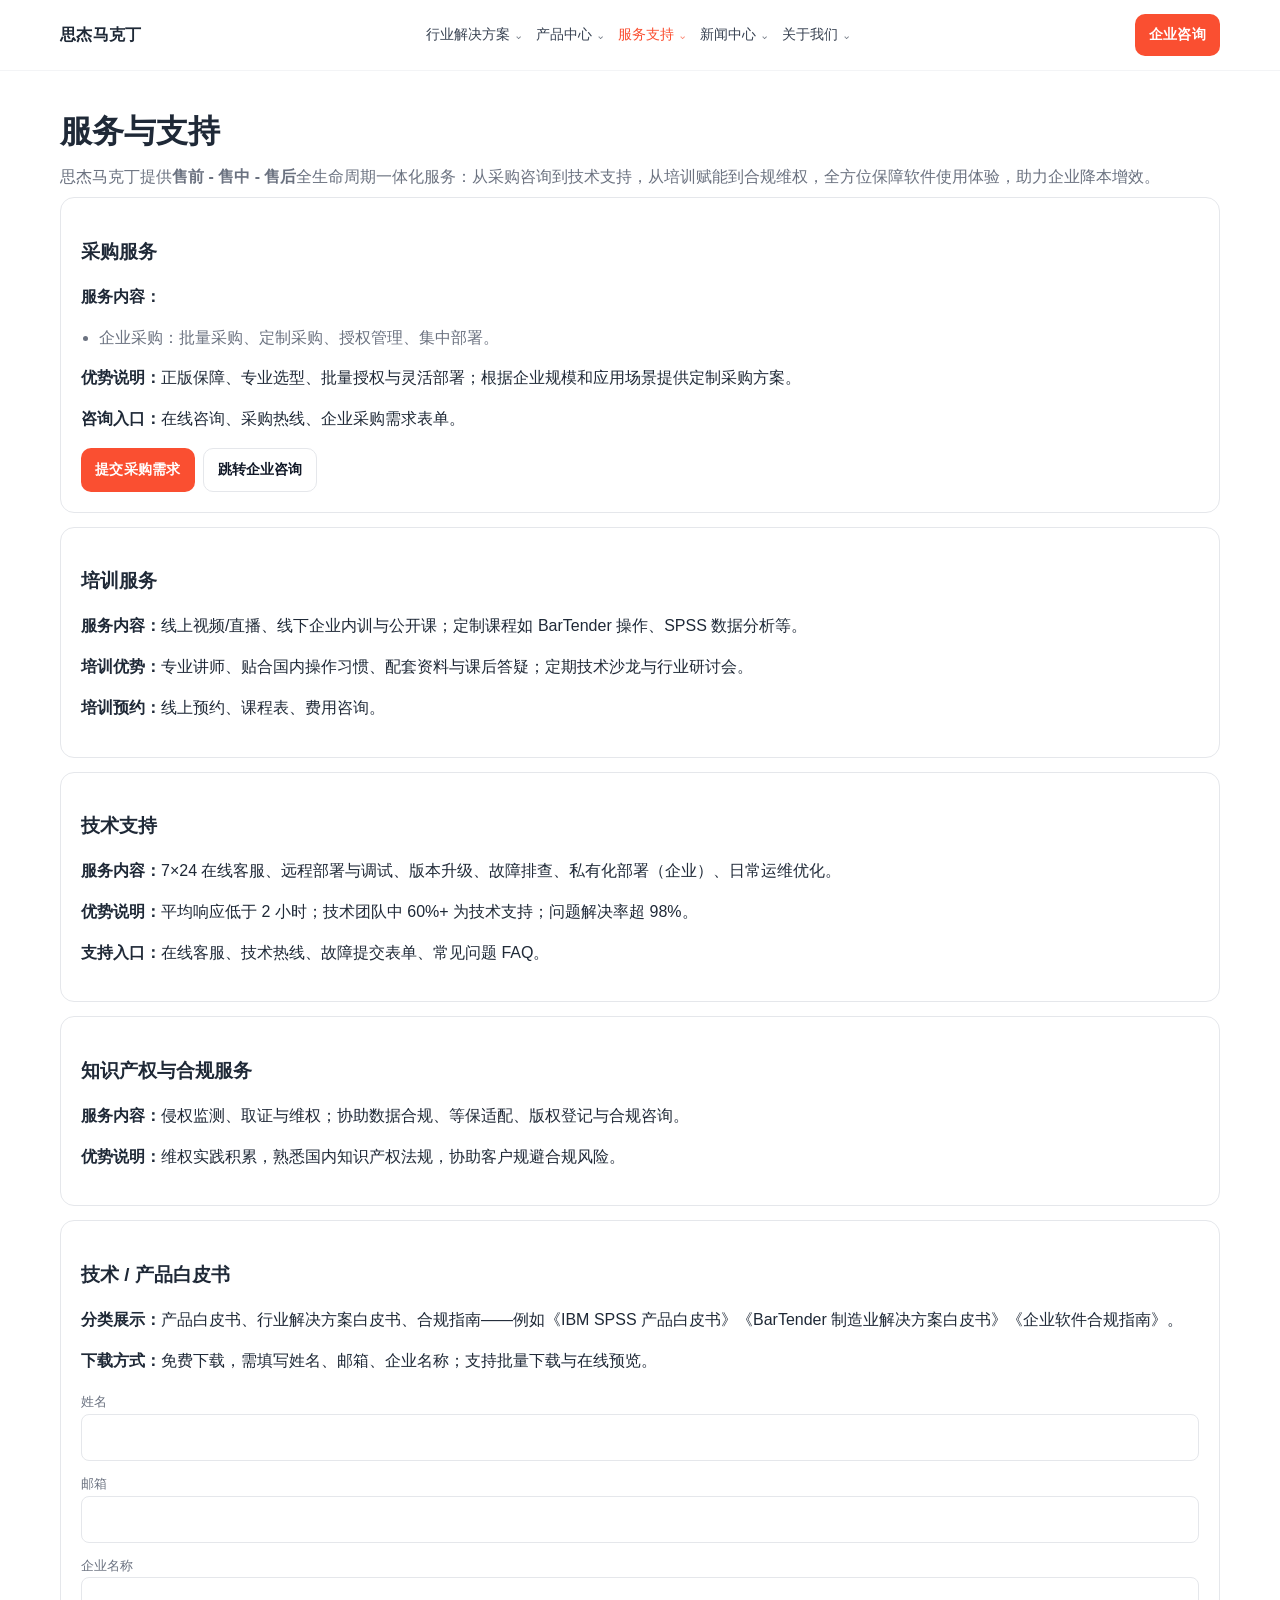
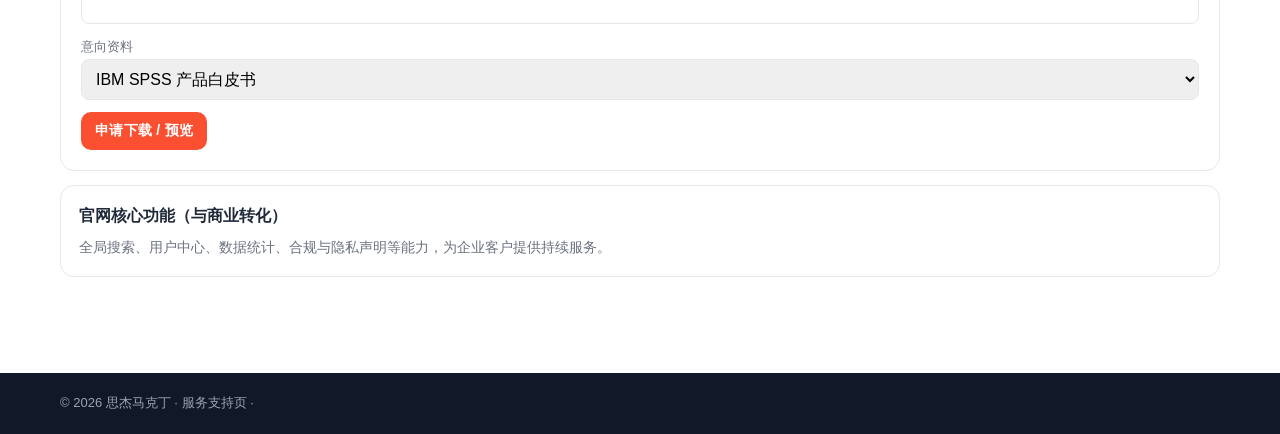
<file: v3/support.html>
<!DOCTYPE html>
<html lang="zh-CN">
<head>
  <meta charset="UTF-8">
  <meta name="viewport" content="width=device-width, initial-scale=1.0">
  <title>服务支持 - 思杰马克丁 | 全链路服务与白皮书</title>
  <link rel="stylesheet" href="./prototype.css">
</head>
<body>
  <header class="site-header">
    <div class="container nav">
      <a class="brand" href="./index.html">思杰马克丁</a>
      <nav class="links aws-nav" aria-label="主导航">
        <div class="nav-menu">
          <a class="nav-label" href="./solutions.html">行业解决方案 <span>⌄</span></a>
          <div class="nav-dropdown">
            <div class="container dropdown-layout">
              <div class="dropdown-intro"><span>INDUSTRIES</span><h3>行业解决方案</h3><p>面向关键行业的专业软件组合与本地化服务。</p><a href="./solutions.html">查看全部方案 →</a></div>
              <div class="dropdown-links"><h4>重点行业</h4><a href="./solutions.html#industry-mfg"><b>机械装备制造</b><small>设计、仿真与加工</small></a><a href="./solutions.html#industry-auto"><b>汽车 &amp; 轨交</b><small>研发协同与工程分析</small></a><a href="./solutions.html#industry-electronics"><b>电子半导体</b><small>电气设计与产线管理</small></a><a href="./solutions.html#industry-aero"><b>航空航天</b><small>复杂系统研发</small></a></div>
              <div class="dropdown-links"><h4>更多领域</h4><a href="./solutions.html#industry-energy"><b>能源电力</b><small>工程与资产运维</small></a><a href="./solutions.html#industry-petro"><b>石油化工</b><small>流程安全与生产优化</small></a><a href="./solutions.html#industry-life"><b>医药与生命科学</b><small>科研、设计与合规</small></a></div>
              <a class="dropdown-feature" href="./solutions.html"><span>行业洞察</span><strong>从软件选型到落地交付</strong><p>用一套完整服务缩短数字化工具的应用周期。</p><em>了解服务能力 →</em></a>
            </div>
          </div>
        </div>
        <div class="nav-menu">
          <a class="nav-label" href="./products.html">产品中心 <span>⌄</span></a>
          <div class="nav-dropdown">
            <div class="container dropdown-layout">
              <div class="dropdown-intro"><span>PRODUCTS</span><h3>产品中心</h3><p>覆盖制造、IT、科研、创意与办公的正版软件。</p><a href="./products.html">浏览全部产品 →</a></div>
              <div class="dropdown-links"><h4>按场景查找</h4><a href="./products.html#smart-manufacturing"><b>智能制造</b><small>MasterCam、Abaqus</small></a><a href="./products.html#it"><b>IT 技术</b><small>GitLab、Xshell、AppScan</small></a><a href="./products.html#healthcare"><b>健康医疗</b><small>exocad、3Shape</small></a><a href="./products.html#creative"><b>创意设计</b><small>CorelDRAW、Capture One</small></a></div>
              <div class="dropdown-links"><h4>热门产品</h4><a href="./products.html"><b>IBM SPSS Statistics</b><small>统计分析与预测建模</small></a><a href="./products.html"><b>SEE Electrical</b><small>专业电气设计</small></a><a href="./products.html"><b>BarTender</b><small>标签与条码自动化</small></a><a href="./products.html"><b>Microsoft 365</b><small>现代协同办公</small></a></div>
              <a class="dropdown-feature product-feature" href="./products.html"><span>产品选型</span><strong>不知道如何选择？</strong><p>按团队规模、应用场景和部署方式快速筛选。</p><em>开始选型 →</em></a>
            </div>
          </div>
        </div>
        <div class="nav-menu">
          <a class="nav-label active" href="./support.html">服务支持 <span>⌄</span></a>
          <div class="nav-dropdown">
            <div class="container dropdown-layout">
              <div class="dropdown-intro"><span>SUPPORT</span><h3>服务支持</h3><p>贯穿咨询、采购、部署、培训与售后的全周期支持。</p><a href="./support.html">进入服务中心 →</a></div>
              <div class="dropdown-links"><h4>客户服务</h4><a href="./support.html"><b>企业采购</b><small>批量授权与集中部署</small></a><a href="./support.html"><b>技术支持</b><small>安装、升级与故障排查</small></a><a href="./support.html"><b>培训服务</b><small>企业内训与公开课程</small></a></div>
              <div class="dropdown-links"><h4>资源中心</h4><a href="./support.html#whitepapers"><b>白皮书</b><small>产品与行业资料</small></a><a href="./support.html"><b>常见问题</b><small>快速获取使用帮助</small></a><a href="./support.html"><b>合规服务</b><small>版权与数据合规咨询</small></a></div>
              <a class="dropdown-feature support-feature" href="./support.html"><span>快速响应</span><strong>让专业问题更快解决</strong><p>连接本地技术团队，获得贴近业务的支持。</p><em>提交需求 →</em></a>
            </div>
          </div>
        </div>
        <div class="nav-menu">
          <a class="nav-label" href="./news.html">新闻中心 <span>⌄</span></a>
          <div class="nav-dropdown">
            <div class="container dropdown-layout">
              <div class="dropdown-intro"><span>NEWSROOM</span><h3>新闻中心</h3><p>关注公司动态、产品资讯、行业洞察与活动信息。</p><a href="./news.html">查看全部新闻 →</a></div>
              <div class="dropdown-links"><h4>新闻分类</h4><a href="./news.html#company"><b>公司动态</b><small>重要进展与品牌信息</small></a><a href="./news.html#product"><b>产品资讯</b><small>新品、版本与解决方案</small></a><a href="./news.html#insight"><b>行业洞察</b><small>趋势、政策与实践</small></a></div>
              <div class="dropdown-links"><h4>媒体资源</h4><a href="./news.html#events"><b>活动资讯</b><small>会议、直播与研讨会</small></a><a href="./news.html"><b>媒体报道</b><small>来自行业媒体的关注</small></a><a href="./about.html"><b>品牌资料</b><small>企业介绍与联系方式</small></a></div>
              <a class="dropdown-feature news-feature" href="./news.html"><span>最新发布</span><strong>软件驱动行业创新</strong><p>获取思杰马克丁的最新业务与产品动态。</p><em>阅读新闻 →</em></a>
            </div>
          </div>
        </div>
        <div class="nav-menu">
          <a class="nav-label" href="./about.html">关于我们 <span>⌄</span></a>
          <div class="nav-dropdown">
            <div class="container dropdown-layout">
              <div class="dropdown-intro"><span>ABOUT</span><h3>关于我们</h3><p>连接全球优秀软件与中国用户，持续创造本地价值。</p><a href="./about.html">了解思杰马克丁 →</a></div>
              <div class="dropdown-links"><h4>认识我们</h4><a href="./about.html"><b>公司介绍</b><small>使命、愿景与核心能力</small></a><a href="./about.html#timeline"><b>发展历程</b><small>关键里程碑</small></a><a href="./about.html#join"><b>加入我们</b><small>与优秀团队共同成长</small></a></div>
              <div class="dropdown-links"><h4>合作联系</h4><a href="./partners.html"><b>合作伙伴</b><small>共建正版软件生态</small></a><a href="./about.html#channel"><b>渠道合作</b><small>拓展长期商业价值</small></a><a href="./index.html#contact"><b>联系我们</b><small>获取业务与媒体支持</small></a></div>
              <a class="dropdown-feature about-feature" href="./partners.html"><span>生态合作</span><strong>与全球伙伴共同成长</strong><p>连接产品、渠道与行业客户。</p><em>合作入口 →</em></a>
            </div>
          </div>
        </div>
      </nav>
      <a class="btn brand nav-cta" href="./support.html">企业咨询</a>
    </div>
  </header>

  <section class="page-hero container">
    <div class="head">
      <h2>服务与支持</h2>
      <p>思杰马克丁提供<strong>售前 - 售中 - 售后</strong>全生命周期一体化服务：从采购咨询到技术支持，从培训赋能到合规维权，全方位保障软件使用体验，助力企业降本增效。</p>
    </div>
  </section>

  <section class="section" style="padding-top:0;">
    <div class="container">
      <article class="card service-block">
        <h3>采购服务</h3>
        <p><strong>服务内容：</strong></p>
        <ul>
          <li>企业采购：批量采购、定制采购、授权管理、集中部署。</li>
        </ul>
        <p><strong>优势说明：</strong>正版保障、专业选型、批量授权与灵活部署；根据企业规模和应用场景提供定制采购方案。</p>
        <p><strong>咨询入口：</strong>在线咨询、采购热线、企业采购需求表单。</p>
        <div class="cta-row" style="margin-top:10px;">
          <button type="button" class="btn brand">提交采购需求</button>
          <a class="btn ghost" href="./index.html#contact">跳转企业咨询</a>
        </div>
      </article>

      <article class="card service-block">
        <h3>培训服务</h3>
        <p><strong>服务内容：</strong>线上视频/直播、线下企业内训与公开课；定制课程如 BarTender 操作、SPSS 数据分析等。</p>
        <p><strong>培训优势：</strong>专业讲师、贴合国内操作习惯、配套资料与课后答疑；定期技术沙龙与行业研讨会。</p>
        <p><strong>培训预约：</strong>线上预约、课程表、费用咨询。</p>
      </article>

      <article class="card service-block">
        <h3>技术支持</h3>
        <p><strong>服务内容：</strong>7×24 在线客服、远程部署与调试、版本升级、故障排查、私有化部署（企业）、日常运维优化。</p>
        <p><strong>优势说明：</strong>平均响应低于 2 小时；技术团队中 60%+ 为技术支持；问题解决率超 98%。</p>
        <p><strong>支持入口：</strong>在线客服、技术热线、故障提交表单、常见问题 FAQ。</p>
      </article>

      <article class="card service-block">
        <h3>知识产权与合规服务</h3>
        <p><strong>服务内容：</strong>侵权监测、取证与维权；协助数据合规、等保适配、版权登记与合规咨询。</p>
        <p><strong>优势说明：</strong>维权实践积累，熟悉国内知识产权法规，协助客户规避合规风险。</p>
      </article>

      <article class="card service-block" id="whitepapers">
        <h3>技术 / 产品白皮书</h3>
        <p><strong>分类展示：</strong>产品白皮书、行业解决方案白皮书、合规指南——例如《IBM SPSS 产品白皮书》《BarTender 制造业解决方案白皮书》《企业软件合规指南》。</p>
        <p><strong>下载方式：</strong>免费下载，需填写姓名、邮箱、企业名称；支持批量下载与在线预览。</p>
        <div class="form-grid" style="margin-top:12px;max-width:100%;">
          <div><label>姓名</label><input type="text" placeholder=""></div>
          <div><label>邮箱</label><input type="email" placeholder=""></div>
          <div><label>企业名称</label><input type="text" placeholder=""></div>
          <div><label>意向资料</label>
            <select><option>IBM SPSS 产品白皮书</option><option>BarTender 制造业方案白皮书</option><option>企业软件合规指南</option></select>
          </div>
        </div>
        <div class="cta-row" style="margin-top:12px;">
          <button type="button" class="btn brand">申请下载 / 预览</button>
        </div>
      </article>

      <article class="card item">
        <h4>官网核心功能（与商业转化）</h4>
        <p class="muted">全局搜索、用户中心、数据统计、合规与隐私声明等能力，为企业客户提供持续服务。</p>
      </article>
    </div>
  </section>

  <footer>
    <div class="container copy" style="border:0;padding:20px 0;">© 2026 思杰马克丁 · 服务支持页 · </div>
  </footer>
</body>
</html>
</file>
<file: v2/prototype.css>
:root {
  --brand: #fa4f31;
  --ink: #1f2937;
  --muted: #6b7280;
  --line: #e5e7eb;
  --soft: #f8fafc;
}
* { box-sizing: border-box; }
html { scroll-behavior: smooth; }
body {
  margin: 0;
  font-family: -apple-system, BlinkMacSystemFont, "Segoe UI", Roboto, "PingFang SC", "Microsoft YaHei", sans-serif;
  color: var(--ink);
  line-height: 1.55;
}
a { color: inherit; text-decoration: none; }
.container { width: min(1160px, 92vw); margin: 0 auto; }

/* Header & mega menu */
.site-header {
  position: sticky;
  top: 0;
  z-index: 40;
  background: rgba(255,255,255,.96);
  border-bottom: 1px solid #f3f4f6;
}
.nav {
  height: 70px;
  display: flex;
  justify-content: space-between;
  align-items: center;
  gap: 12px;
}
.brand { font-weight: 800; letter-spacing: .02em; flex-shrink: 0; }
.links {
  display: flex;
  gap: 14px;
  align-items: center;
  flex-wrap: wrap;
  justify-content: flex-end;
}
.links a, .nav-trigger {
  color: #374151;
  font-size: 14px;
  font-weight: 500;
  cursor: pointer;
  border: 0;
  background: none;
  padding: 6px 0;
  font-family: inherit;
}
.links a.active, .links a:hover, .nav-trigger:hover { color: var(--brand); }
.btn {
  border: 0;
  border-radius: 10px;
  background: #111827;
  color: #fff;
  padding: 10px 14px;
  cursor: pointer;
  font-weight: 600;
  font-size: 14px;
}
.btn.brand { background: var(--brand); }
.btn.ghost {
  background: #fff;
  color: #111827;
  border: 1px solid var(--line);
}
.mega-panel {
  display: none;
  border-bottom: 1px solid var(--line);
  background: #fff;
  box-shadow: 0 12px 24px rgba(0,0,0,.04);
}
.mega-panel.open { display: block; }
.mega-inner {
  display: grid;
  grid-template-columns: 240px 1fr;
  gap: 20px;
  padding: 18px 0 22px;
}
.mega-cats {
  border-right: 1px solid var(--line);
  display: flex;
  flex-direction: column;
  gap: 6px;
  padding-right: 12px;
}
.mega-cats button {
  text-align: left;
  border: 0;
  background: #f9fafb;
  border-radius: 8px;
  padding: 9px 10px;
  cursor: pointer;
  font-size: 14px;
  color: #4b5563;
}
.mega-cats button.active, .mega-cats button:hover {
  background: #fff4f2;
  color: var(--brand);
}
.mega-items {
  display: grid;
  grid-template-columns: repeat(3, minmax(0, 1fr));
  gap: 10px;
}
.mini-card {
  border: 1px solid var(--line);
  border-radius: 12px;
  padding: 12px;
  transition: .15s;
}
.mini-card:hover { border-color: #ffd7ce; }
.mini-card h5 { margin: 0 0 4px; font-size: 14px; }
.mini-card p { margin: 0; font-size: 12px; color: var(--muted); }

/* Sections */
.hero {
  padding: 48px 0 56px;
  background: linear-gradient(135deg, #fff 15%, #fff4f2 100%);
}
/* 首页 Banner：通栏、橙白渐变（品牌橙 10% 透明度）、黑字、整屏剩余高度 */
.hero.hero-banner {
  width: 100%;
  max-width: none;
  margin: 0;
  padding: 0;
  min-height: calc(100vh - 70px);
  min-height: calc(100dvh - 70px);
  display: flex;
  align-items: center;
  justify-content: center;
  box-sizing: border-box;
  background: linear-gradient(
    135deg,
    #ffffff 0%,
    rgba(250, 79, 49, 0.1) 38%,
    #ffffff 72%,
    rgba(250, 79, 49, 0.1) 100%
  );
  border: none;
}
.hero-banner-content {
  width: 100%;
  max-width: min(1160px, 92vw);
  margin: 0 auto;
  padding: 48px 24px 56px;
  text-align: center;
  box-sizing: border-box;
}
.hero-banner-pill {
  display: inline-block;
  background: rgba(250, 79, 49, 0.12);
  color: #111827;
  border: 1px solid rgba(250, 79, 49, 0.15);
}
.hero-banner-title {
  margin: 16px 0 12px;
  font-size: clamp(26px, 4vw, 38px);
  font-weight: 800;
  color: #000000;
  letter-spacing: 0.02em;
}
.hero-banner-lead {
  margin: 0 auto;
  max-width: 640px;
  font-size: 16px;
  line-height: 1.65;
  color: #000000;
}
.hero-grid {
  display: grid;
  grid-template-columns: 1.15fr .85fr;
  gap: 18px;
  align-items: stretch;
}
.card {
  border: 1px solid var(--line);
  border-radius: 14px;
  background: #fff;
}
.hero-main {
  background: linear-gradient(135deg, #111827, #374151);
  color: #fff;
  padding: 26px;
  min-height: 280px;
  display: flex;
  flex-direction: column;
  justify-content: center;
  position: relative;
  overflow: hidden;
}
.hero-main::after {
  content: "";
  position: absolute;
  width: 220px;
  height: 220px;
  border-radius: 50%;
  background: rgba(250,79,49,.2);
  right: -40px;
  bottom: -60px;
}
.hero-main h1 { margin: 10px 0 8px; font-size: clamp(26px, 4vw, 36px); position: relative; z-index: 1; }
.hero-main p { margin: 0; color: #e5e7eb; max-width: 640px; position: relative; z-index: 1; }
.hero-side { padding: 20px; display: grid; gap: 12px; }
.hero-side h3 { margin: 0; }
.hero-side p { margin: 0; color: var(--muted); font-size: 14px; }
.cta-row { display: flex; flex-wrap: wrap; gap: 8px; }

.section { padding: 56px 0; }
.section.soft { background: var(--soft); }
.head h2 { margin: 0 0 8px; font-size: clamp(24px, 3vw, 32px); }
.head p { margin: 0; color: var(--muted); }
.muted { color: var(--muted); }

.grid-2 { display: grid; grid-template-columns: repeat(2, 1fr); gap: 14px; margin-top: 18px; }
.grid-3 { display: grid; grid-template-columns: repeat(3, 1fr); gap: 14px; margin-top: 18px; }
.grid-4 { display: grid; grid-template-columns: repeat(4, 1fr); gap: 14px; margin-top: 18px; }
.grid-5 { display: grid; grid-template-columns: repeat(5, 1fr); gap: 12px; margin-top: 18px; }

.item { padding: 18px; }
.item h4 { margin: 0 0 8px; font-size: 16px; }
.item p { margin: 0; color: var(--muted); font-size: 14px; }
.icon-dot {
  width: 36px;
  height: 36px;
  border-radius: 10px;
  background: #fff4f2;
  color: var(--brand);
  display: inline-flex;
  align-items: center;
  justify-content: center;
  font-weight: 800;
  font-size: 14px;
  margin-bottom: 8px;
}

.pill {
  display: inline-block;
  padding: 5px 10px;
  background: #f3f4f6;
  border-radius: 999px;
  font-size: 12px;
  color: #374151;
}

/* Horizontal product strip */
.strip-wrap {
  margin-top: 18px;
  overflow-x: auto;
  padding-bottom: 6px;
  -webkit-overflow-scrolling: touch;
}
.strip {
  display: flex;
  gap: 12px;
  min-width: min-content;
}
.strip-card {
  flex: 0 0 220px;
  border: 1px solid var(--line);
  border-radius: 12px;
  padding: 14px;
  background: #fff;
}
.strip-card h4 { margin: 8px 0 4px; font-size: 15px; }
.strip-card p { margin: 0; font-size: 13px; color: var(--muted); }
.strip-thumb {
  height: 72px;
  border-radius: 8px;
  background: linear-gradient(135deg, #e5e7eb, #f3f4f6);
}

/* Cases */
.case-card {
  display: grid;
  grid-template-columns: 1fr 1.1fr;
  gap: 16px;
  padding: 18px;
  align-items: center;
}
.case-visual {
  min-height: 160px;
  border-radius: 12px;
  background: linear-gradient(135deg, #e5e7eb, #f9fafb);
  display: flex;
  align-items: flex-end;
  padding: 14px;
  font-weight: 800;
  font-size: 18px;
}
blockquote {
  margin: 10px 0 0;
  padding-left: 12px;
  border-left: 3px solid var(--brand);
  color: var(--muted);
  font-size: 14px;
}

/* Ticker */
.ticker {
  overflow: hidden;
  border-top: 1px solid var(--line);
  border-bottom: 1px solid var(--line);
  padding: 10px 0;
}
.ticker-track {
  white-space: nowrap;
  animation: tickerMove 28s linear infinite;
  display: inline-block;
  color: #4b5563;
  font-size: 17px;
}
.ticker-track span { margin-right: 32px; }
@keyframes tickerMove {
  from { transform: translateX(0); }
  to { transform: translateX(-50%); }
}

.stats { display: grid; grid-template-columns: repeat(3, 1fr); gap: 14px; margin-top: 18px; }
.stat { padding: 18px; text-align: center; }
.stat strong { font-size: 28px; display: block; }

/* Product page layout */
.page-hero { padding: 36px 0 8px; }
.layout-split {
  display: grid;
  grid-template-columns: 240px 1fr;
  gap: 20px;
  align-items: start;
}
.sidebar {
  position: sticky;
  top: 86px;
  border: 1px solid var(--line);
  border-radius: 12px;
  padding: 14px;
  background: #fff;
}
.sidebar h4 { margin: 0 0 8px; font-size: 13px; color: var(--muted); text-transform: uppercase; letter-spacing: .04em; }
.sidebar button {
  width: 100%;
  text-align: left;
  border: 0;
  background: #f9fafb;
  border-radius: 8px;
  padding: 8px 10px;
  margin-bottom: 6px;
  cursor: pointer;
  font-size: 14px;
}
.sidebar button.active { background: #fff4f2; color: var(--brand); font-weight: 600; }
.subcats { margin: 8px 0 14px; padding-left: 8px; border-left: 2px solid var(--line); font-size: 13px; color: var(--muted); }

.toolbar { display: flex; gap: 8px; flex-wrap: wrap; margin: 12px 0; }
.tab {
  border: 1px solid var(--line);
  border-radius: 999px;
  padding: 6px 11px;
  background: #fff;
  cursor: pointer;
  font-size: 13px;
}
.tab.active { color: var(--brand); border-color: #ffd7ce; background: #fff4f2; font-weight: 600; }

.product-card .meta { font-size: 12px; color: #059669; margin: 6px 0; }
.product-card .row { display: flex; gap: 8px; flex-wrap: wrap; margin-top: 10px; }

/* Solutions */
.industry-block {
  border: 1px solid var(--line);
  border-radius: 14px;
  padding: 22px;
  margin-bottom: 18px;
  scroll-margin-top: 88px;
}
.industry-block h3 { margin-top: 0; }
.compare-table {
  width: 100%;
  border-collapse: collapse;
  font-size: 14px;
  margin-top: 12px;
}
.compare-table th, .compare-table td {
  border: 1px solid var(--line);
  padding: 10px 12px;
  text-align: left;
  vertical-align: top;
}
.compare-table th { background: #f9fafb; }

/* Support & about */
.service-block { padding: 20px; margin-bottom: 14px; }
.service-block ul { margin: 8px 0 0; padding-left: 18px; color: var(--muted); }
.timeline { border-left: 2px solid var(--line); margin: 16px 0; padding-left: 18px; }
.timeline-item { margin-bottom: 16px; position: relative; }
.timeline-item::before {
  content: "";
  width: 10px;
  height: 10px;
  background: var(--brand);
  border-radius: 50%;
  position: absolute;
  left: -24px;
  top: 4px;
}
.form-grid { display: grid; gap: 10px; max-width: 520px; }
.form-grid label { font-size: 13px; color: var(--muted); }
.form-grid input, .form-grid textarea, .form-grid select {
  width: 100%;
  border: 1px solid var(--line);
  border-radius: 8px;
  padding: 10px;
  font: inherit;
}

footer {
  margin-top: 40px;
  background: #111827;
  color: #c4cad4;
}
.footer-grid {
  display: grid;
  grid-template-columns: 2fr 1fr 1fr 1fr;
  gap: 18px;
  padding: 44px 0 24px;
}
.footer-grid h4 { margin: 0 0 10px; color: #fff; font-size: 14px; }
.footer-grid p, .footer-grid li { font-size: 14px; color: #9ca3af; }
.footer-grid ul { margin: 0; padding: 0; list-style: none; display: grid; gap: 7px; }
.copy {
  border-top: 1px solid rgba(255,255,255,.1);
  padding: 14px 0 20px;
  font-size: 13px;
  color: #9ca3af;
  display: flex;
  justify-content: space-between;
  flex-wrap: wrap;
  gap: 10px;
}

@media (max-width: 960px) {
  .hero-grid, .grid-4, .grid-5, .case-card, .layout-split, .footer-grid { grid-template-columns: 1fr; }
  .hero.hero-banner {
    min-height: calc(100dvh - 140px);
  }
  .mega-inner { grid-template-columns: 1fr; }
  .mega-cats { border-right: 0; border-bottom: 1px solid var(--line); padding-bottom: 10px; }
  .mega-items { grid-template-columns: repeat(2, 1fr); }
  .sidebar { position: static; }
  .nav { height: auto; flex-direction: column; align-items: flex-start; padding: 12px 0; }
}
@media (max-width: 600px) {
  .mega-items { grid-template-columns: 1fr; }
  .grid-2, .grid-3 { grid-template-columns: 1fr; }
}
</file>
<file: v3/prototype.css>
:root {
  --brand: #fa4f31;
  --ink: #1f2937;
  --muted: #6b7280;
  --line: #e5e7eb;
  --soft: #f8fafc;
}
* { box-sizing: border-box; }
html { scroll-behavior: smooth; }
body {
  margin: 0;
  font-family: -apple-system, BlinkMacSystemFont, "Segoe UI", Roboto, "PingFang SC", "Microsoft YaHei", sans-serif;
  color: var(--ink);
  line-height: 1.55;
}
a { color: inherit; text-decoration: none; }
.container { width: min(1160px, 92vw); margin: 0 auto; }

/* Header & mega menu */
.site-header {
  position: sticky;
  top: 0;
  z-index: 40;
  background: rgba(255,255,255,.96);
  border-bottom: 1px solid #f3f4f6;
}
.nav {
  height: 70px;
  display: flex;
  justify-content: space-between;
  align-items: center;
  gap: 12px;
}
.brand { font-weight: 800; letter-spacing: .02em; flex-shrink: 0; }
.links {
  display: flex;
  gap: 14px;
  align-items: center;
  flex-wrap: wrap;
  justify-content: flex-end;
}
.links a, .nav-trigger {
  color: #374151;
  font-size: 14px;
  font-weight: 500;
  cursor: pointer;
  border: 0;
  background: none;
  padding: 6px 0;
  font-family: inherit;
}
.links a.active, .links a:hover, .nav-trigger:hover { color: var(--brand); }
.btn {
  border: 0;
  border-radius: 10px;
  background: #111827;
  color: #fff;
  padding: 10px 14px;
  cursor: pointer;
  font-weight: 600;
  font-size: 14px;
}
.btn.brand { background: var(--brand); }
.btn.ghost {
  background: #fff;
  color: #111827;
  border: 1px solid var(--line);
}
.mega-panel {
  display: none;
  border-bottom: 1px solid var(--line);
  background: #fff;
  box-shadow: 0 12px 24px rgba(0,0,0,.04);
}
.mega-panel.open { display: block; }
.mega-inner {
  display: grid;
  grid-template-columns: 240px 1fr;
  gap: 20px;
  padding: 18px 0 22px;
}
.mega-cats {
  border-right: 1px solid var(--line);
  display: flex;
  flex-direction: column;
  gap: 6px;
  padding-right: 12px;
}
.mega-cats button {
  text-align: left;
  border: 0;
  background: #f9fafb;
  border-radius: 8px;
  padding: 9px 10px;
  cursor: pointer;
  font-size: 14px;
  color: #4b5563;
}
.mega-cats button.active, .mega-cats button:hover {
  background: #fff4f2;
  color: var(--brand);
}
.mega-items {
  display: grid;
  grid-template-columns: repeat(3, minmax(0, 1fr));
  gap: 10px;
}
.mini-card {
  border: 1px solid var(--line);
  border-radius: 12px;
  padding: 12px;
  transition: .15s;
}
.mini-card:hover { border-color: #ffd7ce; }
.mini-card h5 { margin: 0 0 4px; font-size: 14px; }
.mini-card p { margin: 0; font-size: 12px; color: var(--muted); }

/* Sections */
.hero {
  padding: 48px 0 56px;
  background: linear-gradient(135deg, #fff 15%, #fff4f2 100%);
}
/* 首页 Banner：通栏、橙白渐变（品牌橙 10% 透明度）、黑字、整屏剩余高度 */
.hero.hero-banner {
  width: 100%;
  max-width: none;
  margin: 0;
  padding: 0;
  min-height: calc(100vh - 70px);
  min-height: calc(100dvh - 70px);
  display: flex;
  align-items: center;
  justify-content: center;
  box-sizing: border-box;
  background: linear-gradient(
    135deg,
    #ffffff 0%,
    rgba(250, 79, 49, 0.1) 38%,
    #ffffff 72%,
    rgba(250, 79, 49, 0.1) 100%
  );
  border: none;
}
.hero-banner-content {
  width: 100%;
  max-width: min(1160px, 92vw);
  margin: 0 auto;
  padding: 48px 24px 56px;
  text-align: center;
  box-sizing: border-box;
}
.hero-banner-pill {
  display: inline-block;
  background: rgba(250, 79, 49, 0.12);
  color: #111827;
  border: 1px solid rgba(250, 79, 49, 0.15);
}
.hero-banner-title {
  margin: 16px 0 12px;
  font-size: clamp(26px, 4vw, 38px);
  font-weight: 800;
  color: #000000;
  letter-spacing: 0.02em;
}
.hero-banner-lead {
  margin: 0 auto;
  max-width: 640px;
  font-size: 16px;
  line-height: 1.65;
  color: #000000;
}
.hero-grid {
  display: grid;
  grid-template-columns: 1.15fr .85fr;
  gap: 18px;
  align-items: stretch;
}
.card {
  border: 1px solid var(--line);
  border-radius: 14px;
  background: #fff;
}
.hero-main {
  background: linear-gradient(135deg, #111827, #374151);
  color: #fff;
  padding: 26px;
  min-height: 280px;
  display: flex;
  flex-direction: column;
  justify-content: center;
  position: relative;
  overflow: hidden;
}
.hero-main::after {
  content: "";
  position: absolute;
  width: 220px;
  height: 220px;
  border-radius: 50%;
  background: rgba(250,79,49,.2);
  right: -40px;
  bottom: -60px;
}
.hero-main h1 { margin: 10px 0 8px; font-size: clamp(26px, 4vw, 36px); position: relative; z-index: 1; }
.hero-main p { margin: 0; color: #e5e7eb; max-width: 640px; position: relative; z-index: 1; }
.hero-side { padding: 20px; display: grid; gap: 12px; }
.hero-side h3 { margin: 0; }
.hero-side p { margin: 0; color: var(--muted); font-size: 14px; }
.cta-row { display: flex; flex-wrap: wrap; gap: 8px; }

.section { padding: 56px 0; }
.section.soft { background: var(--soft); }
.head h2 { margin: 0 0 8px; font-size: clamp(24px, 3vw, 32px); }
.head p { margin: 0; color: var(--muted); }
.muted { color: var(--muted); }

.grid-2 { display: grid; grid-template-columns: repeat(2, 1fr); gap: 14px; margin-top: 18px; }
.grid-3 { display: grid; grid-template-columns: repeat(3, 1fr); gap: 14px; margin-top: 18px; }
.grid-4 { display: grid; grid-template-columns: repeat(4, 1fr); gap: 14px; margin-top: 18px; }
.grid-5 { display: grid; grid-template-columns: repeat(5, 1fr); gap: 12px; margin-top: 18px; }

.item { padding: 18px; }
.item h4 { margin: 0 0 8px; font-size: 16px; }
.item p { margin: 0; color: var(--muted); font-size: 14px; }
.icon-dot {
  width: 36px;
  height: 36px;
  border-radius: 10px;
  background: #fff4f2;
  color: var(--brand);
  display: inline-flex;
  align-items: center;
  justify-content: center;
  font-weight: 800;
  font-size: 14px;
  margin-bottom: 8px;
}

.pill {
  display: inline-block;
  padding: 5px 10px;
  background: #f3f4f6;
  border-radius: 999px;
  font-size: 12px;
  color: #374151;
}

/* Horizontal product strip */
.strip-wrap {
  margin-top: 18px;
  overflow-x: auto;
  padding-bottom: 6px;
  -webkit-overflow-scrolling: touch;
}
.strip {
  display: flex;
  gap: 12px;
  min-width: min-content;
}
.strip-card {
  flex: 0 0 220px;
  border: 1px solid var(--line);
  border-radius: 12px;
  padding: 14px;
  background: #fff;
}
.strip-card h4 { margin: 8px 0 4px; font-size: 15px; }
.strip-card p { margin: 0; font-size: 13px; color: var(--muted); }
.strip-thumb {
  height: 72px;
  border-radius: 8px;
  background: linear-gradient(135deg, #e5e7eb, #f3f4f6);
}

/* Cases */
.case-card {
  display: grid;
  grid-template-columns: 1fr 1.1fr;
  gap: 16px;
  padding: 18px;
  align-items: center;
}
.case-visual {
  min-height: 160px;
  border-radius: 12px;
  background: linear-gradient(135deg, #e5e7eb, #f9fafb);
  display: flex;
  align-items: flex-end;
  padding: 14px;
  font-weight: 800;
  font-size: 18px;
}
blockquote {
  margin: 10px 0 0;
  padding-left: 12px;
  border-left: 3px solid var(--brand);
  color: var(--muted);
  font-size: 14px;
}

/* Ticker */
.ticker {
  overflow: hidden;
  border-top: 1px solid var(--line);
  border-bottom: 1px solid var(--line);
  padding: 10px 0;
}
.ticker-track {
  white-space: nowrap;
  animation: tickerMove 28s linear infinite;
  display: inline-block;
  color: #4b5563;
  font-size: 17px;
}
.ticker-track span { margin-right: 32px; }
@keyframes tickerMove {
  from { transform: translateX(0); }
  to { transform: translateX(-50%); }
}

.stats { display: grid; grid-template-columns: repeat(3, 1fr); gap: 14px; margin-top: 18px; }
.stat { padding: 18px; text-align: center; }
.stat strong { font-size: 28px; display: block; }

/* Product page layout */
.page-hero { padding: 36px 0 8px; }
.layout-split {
  display: grid;
  grid-template-columns: 240px 1fr;
  gap: 20px;
  align-items: start;
}
.sidebar {
  position: sticky;
  top: 86px;
  border: 1px solid var(--line);
  border-radius: 12px;
  padding: 14px;
  background: #fff;
}
.sidebar h4 { margin: 0 0 8px; font-size: 13px; color: var(--muted); text-transform: uppercase; letter-spacing: .04em; }
.sidebar button {
  width: 100%;
  text-align: left;
  border: 0;
  background: #f9fafb;
  border-radius: 8px;
  padding: 8px 10px;
  margin-bottom: 6px;
  cursor: pointer;
  font-size: 14px;
}
.sidebar button.active { background: #fff4f2; color: var(--brand); font-weight: 600; }
.subcats { margin: 8px 0 14px; padding-left: 8px; border-left: 2px solid var(--line); font-size: 13px; color: var(--muted); }

.toolbar { display: flex; gap: 8px; flex-wrap: wrap; margin: 12px 0; }
.tab {
  border: 1px solid var(--line);
  border-radius: 999px;
  padding: 6px 11px;
  background: #fff;
  cursor: pointer;
  font-size: 13px;
}
.tab.active { color: var(--brand); border-color: #ffd7ce; background: #fff4f2; font-weight: 600; }

.product-card .meta { font-size: 12px; color: #059669; margin: 6px 0; }
.product-card .row { display: flex; gap: 8px; flex-wrap: wrap; margin-top: 10px; }

/* Solutions */
.industry-block {
  border: 1px solid var(--line);
  border-radius: 14px;
  padding: 22px;
  margin-bottom: 18px;
  scroll-margin-top: 88px;
}
.industry-block h3 { margin-top: 0; }
.compare-table {
  width: 100%;
  border-collapse: collapse;
  font-size: 14px;
  margin-top: 12px;
}
.compare-table th, .compare-table td {
  border: 1px solid var(--line);
  padding: 10px 12px;
  text-align: left;
  vertical-align: top;
}
.compare-table th { background: #f9fafb; }

/* Support & about */
.service-block { padding: 20px; margin-bottom: 14px; }
.service-block ul { margin: 8px 0 0; padding-left: 18px; color: var(--muted); }
.timeline { border-left: 2px solid var(--line); margin: 16px 0; padding-left: 18px; }
.timeline-item { margin-bottom: 16px; position: relative; }
.timeline-item::before {
  content: "";
  width: 10px;
  height: 10px;
  background: var(--brand);
  border-radius: 50%;
  position: absolute;
  left: -24px;
  top: 4px;
}
.form-grid { display: grid; gap: 10px; max-width: 520px; }
.form-grid label { font-size: 13px; color: var(--muted); }
.form-grid input, .form-grid textarea, .form-grid select {
  width: 100%;
  border: 1px solid var(--line);
  border-radius: 8px;
  padding: 10px;
  font: inherit;
}

footer {
  margin-top: 40px;
  background: #111827;
  color: #c4cad4;
}
.footer-grid {
  display: grid;
  grid-template-columns: 2fr 1fr 1fr 1fr;
  gap: 18px;
  padding: 44px 0 24px;
}
.footer-grid h4 { margin: 0 0 10px; color: #fff; font-size: 14px; }
.footer-grid p, .footer-grid li { font-size: 14px; color: #9ca3af; }
.footer-grid ul { margin: 0; padding: 0; list-style: none; display: grid; gap: 7px; }
.copy {
  border-top: 1px solid rgba(255,255,255,.1);
  padding: 14px 0 20px;
  font-size: 13px;
  color: #9ca3af;
  display: flex;
  justify-content: space-between;
  flex-wrap: wrap;
  gap: 10px;
}

@media (max-width: 960px) {
  .hero-grid, .grid-4, .grid-5, .case-card, .layout-split, .footer-grid { grid-template-columns: 1fr; }
  .hero.hero-banner {
    min-height: calc(100dvh - 140px);
  }
  .mega-inner { grid-template-columns: 1fr; }
  .mega-cats { border-right: 0; border-bottom: 1px solid var(--line); padding-bottom: 10px; }
  .mega-items { grid-template-columns: repeat(2, 1fr); }
  .sidebar { position: static; }
  .nav { height: auto; flex-direction: column; align-items: flex-start; padding: 12px 0; }
}
@media (max-width: 600px) {
  .mega-items { grid-template-columns: 1fr; }
  .grid-2, .grid-3 { grid-template-columns: 1fr; }
}


/* v3: industry carousel + product Bento */
.eyebrow { display:block; margin-bottom:10px; color:var(--brand); font-size:12px; font-weight:800; letter-spacing:.14em; }
.head-row { display:flex; align-items:flex-end; justify-content:space-between; gap:24px; }
.carousel-actions { display:flex; gap:8px; flex:0 0 auto; }
.carousel-actions button { width:42px; height:42px; border:1px solid var(--line); border-radius:50%; background:#fff; color:var(--ink); cursor:pointer; font-size:18px; transition:.2s ease; }
.carousel-actions button:hover { color:#fff; background:var(--brand); border-color:var(--brand); transform:translateY(-2px); }
.industry-section { overflow:hidden; }
.industry-track { display:flex; gap:18px; overflow-x:auto; scroll-snap-type:x mandatory; scrollbar-width:none; padding:6px 0 14px; }
.industry-track::-webkit-scrollbar { display:none; }
.industry-card { position:relative; display:flex; flex:0 0 min(350px,82vw); min-height:300px; padding:26px; border-radius:24px; color:#fff; overflow:hidden; scroll-snap-align:start; text-decoration:none; background:#1f2937; box-shadow:0 16px 40px rgba(15,23,42,.12); transition:transform .25s ease, box-shadow .25s ease; }
.industry-card::after { content:""; position:absolute; inset:0; background:linear-gradient(180deg,rgba(15,23,42,.02),rgba(15,23,42,.76)); }
.industry-card:hover { transform:translateY(-5px); box-shadow:0 22px 48px rgba(15,23,42,.2); }
.industry-card > span,.industry-card > div { position:relative; z-index:1; }
.industry-card > span { font-size:12px; font-weight:800; letter-spacing:.12em; opacity:.75; }
.industry-card > div { align-self:flex-end; margin-left:-20px; }
.industry-card h3 { margin:0 0 8px; font-size:27px; }
.industry-card p { margin:0; color:rgba(255,255,255,.78); font-size:14px; }
.industry-1 { background:linear-gradient(135deg,#334155,#0f172a); }
.industry-2 { background:linear-gradient(135deg,#334155,#7c2d12); }
.industry-3 { background:linear-gradient(135deg,#075985,#172554); }
.industry-4 { background:linear-gradient(135deg,#312e81,#111827); }
.industry-5 { background:linear-gradient(135deg,#166534,#0f3d38); }
.industry-6 { background:linear-gradient(135deg,#854d0e,#292524); }
.industry-7 { background:linear-gradient(135deg,#9f1239,#4c1d95); }

.bento-grid { display:grid; grid-template-columns:repeat(12,minmax(0,1fr)); grid-auto-rows:minmax(220px,auto); gap:16px; }
.bento-card { position:relative; display:flex; flex-direction:column; justify-content:space-between; grid-column:span 4; padding:24px; border:1px solid rgba(15,23,42,.08); border-radius:24px; color:var(--ink); text-decoration:none; overflow:hidden; background:#fff; box-shadow:0 8px 28px rgba(15,23,42,.06); transition:transform .25s ease,box-shadow .25s ease; }
.bento-card:hover { transform:translateY(-4px); box-shadow:0 18px 38px rgba(15,23,42,.12); }
.bento-card::after { content:""; position:absolute; width:180px; height:180px; right:-75px; bottom:-85px; border-radius:50%; background:currentColor; opacity:.06; }
.bento-index { position:absolute; top:20px; right:22px; font-size:12px; font-weight:800; opacity:.35; }
.bento-kicker { margin:0 0 8px; font-size:10px; font-weight:800; letter-spacing:.12em; opacity:.56; }
.bento-card h3 { margin:0; font-size:26px; }
.bento-card ul { position:relative; z-index:1; display:flex; flex-wrap:wrap; gap:8px; margin:28px 0 0; padding:0; list-style:none; }
.bento-card li { padding:7px 10px; border-radius:999px; background:rgba(255,255,255,.68); border:1px solid rgba(15,23,42,.08); font-size:12px; font-weight:650; }
.bento-manufacturing { grid-column:span 7; background:linear-gradient(135deg,#fff7ed,#ffedd5); color:#9a3412; }
.bento-it { grid-column:span 5; background:linear-gradient(135deg,#eff6ff,#dbeafe); color:#1d4ed8; }
.bento-health { grid-column:span 4; background:linear-gradient(135deg,#f0fdf4,#dcfce7); color:#15803d; }
.bento-creative { grid-column:span 8; background:linear-gradient(135deg,#faf5ff,#fce7f3); color:#a21caf; }
.bento-office { grid-column:span 4; background:linear-gradient(135deg,#f8fafc,#e2e8f0); color:#334155; }
.bento-research { grid-column:span 5; background:linear-gradient(135deg,#eef2ff,#e0e7ff); color:#4338ca; }
.bento-energy { grid-column:span 3; background:linear-gradient(135deg,#ecfdf5,#ccfbf1); color:#0f766e; }

@media (max-width:900px) {
  .bento-card,.bento-manufacturing,.bento-it,.bento-health,.bento-creative,.bento-office,.bento-research,.bento-energy { grid-column:span 6; }
}
@media (max-width:640px) {
  .head-row { align-items:flex-start; }
  .bento-grid { grid-template-columns:1fr; }
  .bento-card,.bento-manufacturing,.bento-it,.bento-health,.bento-creative,.bento-office,.bento-research,.bento-energy { grid-column:1; }
  .industry-card { min-height:260px; }
}


/* v3 navigation mega menus */
.site-header { overflow:visible; }
.nav { position:static; }
.aws-nav { align-self:stretch; }
.nav-menu { display:flex; align-items:center; height:100%; }
.nav-label { display:flex; align-items:center; gap:5px; height:100%; padding:0 8px; }
.nav-label span { font-size:13px; transition:transform .2s ease; }
.nav-menu:hover .nav-label span,.nav-menu:focus-within .nav-label span { transform:rotate(180deg); }
.nav-dropdown { position:absolute; z-index:80; top:100%; left:0; width:100%; padding:0; background:#fff; border-top:1px solid var(--line); box-shadow:0 22px 55px rgba(15,23,42,.16); opacity:0; visibility:hidden; transform:translateY(-8px); transition:.18s ease; }
.nav-menu:hover .nav-dropdown,.nav-menu:focus-within .nav-dropdown { opacity:1; visibility:visible; transform:translateY(0); }
.dropdown-layout { display:grid; grid-template-columns:1.05fr 1fr 1fr .9fr; gap:34px; padding-top:32px; padding-bottom:34px; }
.dropdown-intro { padding-right:26px; border-right:1px solid var(--line); }
.dropdown-intro > span { color:var(--brand); font-size:11px; font-weight:800; letter-spacing:.14em; }
.dropdown-intro h3 { margin:9px 0 10px; font-size:27px; }
.dropdown-intro p { margin:0 0 18px; color:var(--muted); line-height:1.65; font-size:14px; }
.dropdown-intro a,.dropdown-feature em { color:var(--brand); font-style:normal; font-weight:750; font-size:13px; }
.dropdown-links { display:flex; flex-direction:column; gap:3px; }
.dropdown-links h4 { margin:0 0 9px; font-size:13px; color:var(--muted); }
.dropdown-links a { display:flex; flex-direction:column; gap:3px; padding:8px 10px; border-radius:9px; color:var(--ink); text-decoration:none; }
.dropdown-links a:hover { background:#fff4f0; color:var(--brand); }
.dropdown-links b { font-size:14px; }
.dropdown-links small { color:var(--muted); font-size:12px; }
.dropdown-feature { display:flex; flex-direction:column; justify-content:flex-end; min-height:210px; padding:22px; border-radius:16px; color:#fff; text-decoration:none; background:linear-gradient(145deg,#fa4f31,#b91c1c); overflow:hidden; }
.dropdown-feature span { font-size:11px; font-weight:800; letter-spacing:.12em; opacity:.75; }
.dropdown-feature strong { margin-top:10px; font-size:20px; line-height:1.3; }
.dropdown-feature p { margin:8px 0 18px; color:rgba(255,255,255,.75); font-size:13px; line-height:1.5; }
.dropdown-feature em { color:#fff; }
.product-feature { background:linear-gradient(145deg,#1d4ed8,#172554); }
.support-feature { background:linear-gradient(145deg,#047857,#064e3b); }
.news-feature { background:linear-gradient(145deg,#7c3aed,#312e81); }
.about-feature { background:linear-gradient(145deg,#334155,#0f172a); }

/* Newsroom */
.news-hero { padding:112px 0 72px; background:#f8fafc; border-bottom:1px solid var(--line); }
.news-hero h1 { margin:0 0 18px; font-size:clamp(48px,7vw,88px); letter-spacing:-.055em; line-height:.94; }
.news-hero p { max-width:700px; margin:0; color:var(--muted); font-size:18px; line-height:1.7; }
.news-toolbar { position:sticky; z-index:30; top:64px; background:rgba(255,255,255,.94); backdrop-filter:blur(14px); border-bottom:1px solid var(--line); }
.news-toolbar-inner { display:flex; align-items:center; justify-content:space-between; gap:20px; min-height:74px; }
.news-tabs { display:flex; gap:24px; overflow-x:auto; }
.news-tabs button { padding:25px 0 22px; border:0; border-bottom:3px solid transparent; background:none; color:var(--muted); white-space:nowrap; cursor:pointer; font-weight:700; }
.news-tabs button.active,.news-tabs button:hover { color:var(--ink); border-color:var(--brand); }
.news-search { display:flex; align-items:center; gap:8px; width:240px; padding:10px 13px; border:1px solid var(--line); border-radius:999px; background:#fff; }
.news-search input { width:100%; border:0; outline:0; background:transparent; }
.news-featured { display:grid; grid-template-columns:1.35fr 1fr; min-height:460px; margin-bottom:60px; background:#0f172a; color:#fff; }
.news-image { min-height:240px; background:linear-gradient(135deg,#ffedd5,#fb923c); }
.news-image-main { display:flex; align-items:flex-end; min-height:460px; padding:28px; background:linear-gradient(135deg,#172554,#2563eb 52%,#fb923c); }
.news-image-main span { font-size:11px; letter-spacing:.14em; font-weight:800; opacity:.76; }
.news-featured-copy { display:flex; flex-direction:column; justify-content:center; padding:48px; }
.news-featured-copy time,.news-card time { margin-top:10px; color:#94a3b8; font-size:12px; }
.news-featured-copy h2 { margin:18px 0 14px; font-size:clamp(27px,3vw,42px); line-height:1.18; }
.news-featured-copy p { margin:0 0 24px; color:#cbd5e1; line-height:1.75; }
.news-featured-copy a { color:#fff; font-weight:750; }
.news-tag { display:inline-flex; align-self:flex-start; padding:6px 9px; border-radius:999px; background:#fff0eb; color:var(--brand); font-size:11px; font-weight:800; }
.news-grid { display:grid; grid-template-columns:repeat(3,1fr); gap:42px 22px; }
.news-card { border-bottom:1px solid var(--line); }
.news-card[hidden] { display:none; }
.news-card-copy { padding:20px 2px 26px; }
.news-card-copy h3 { margin:15px 0 10px; font-size:21px; line-height:1.38; }
.news-card-copy p { margin:0 0 18px; color:var(--muted); font-size:14px; line-height:1.7; }
.news-card-copy a { color:var(--ink); font-weight:750; font-size:13px; }
.news-image-1 { background:linear-gradient(135deg,#dbeafe,#2563eb); }
.news-image-2 { background:linear-gradient(135deg,#dcfce7,#16a34a); }
.news-image-3 { background:linear-gradient(135deg,#fce7f3,#c026d3); }
.news-image-4 { background:linear-gradient(135deg,#e2e8f0,#475569); }
.news-image-5 { background:linear-gradient(135deg,#ffedd5,#ea580c); }
.news-image-6 { background:linear-gradient(135deg,#ede9fe,#7c3aed); }
.news-load { display:flex; justify-content:center; padding-top:48px; }

@media(max-width:1000px){
  .nav-cta { display:none; }
  .dropdown-layout { grid-template-columns:1fr 1fr 1fr; }
  .dropdown-feature { display:none; }
}
@media(max-width:780px){
  .site-header .nav { overflow-x:auto; }
  .aws-nav { min-width:max-content; }
  .nav-dropdown { display:none; }
  .news-hero { padding:72px 0 48px; }
  .news-toolbar-inner { align-items:stretch; flex-direction:column; padding:12px 0; }
  .news-tabs button { padding:12px 0 10px; }
  .news-search { width:100%; }
  .news-featured { grid-template-columns:1fr; }
  .news-image-main { min-height:280px; }
  .news-featured-copy { padding:28px; }
  .news-grid { grid-template-columns:1fr 1fr; }
}
@media(max-width:560px){ .news-grid { grid-template-columns:1fr; } }


/* v3 home refinements: neutral Bento cards */
.bento-card,
.bento-manufacturing,
.bento-it,
.bento-health,
.bento-creative,
.bento-office,
.bento-research,
.bento-energy {
  background:#fff;
  color:#111827;
  border:1px solid #e5e7eb;
  box-shadow:0 6px 20px rgba(15,23,42,.04);
}
.bento-card:hover {
  border-color:#cbd5e1;
  box-shadow:0 16px 34px rgba(15,23,42,.09);
}
.bento-card::after { background:#94a3b8; opacity:.07; }
.bento-card li { color:#111827; background:#f8fafc; border-color:#e5e7eb; }

/* Horizontal customer story cards */
.success-list { display:flex; flex-direction:column; gap:18px; }
.success-card { display:grid; grid-template-columns:260px minmax(0,1fr) 190px; min-height:250px; border:1px solid #e5e7eb; border-radius:22px; overflow:hidden; background:#fff; box-shadow:0 8px 26px rgba(15,23,42,.05); transition:transform .25s ease,box-shadow .25s ease,border-color .25s ease; }
.success-card:hover { transform:translateY(-3px); border-color:#cbd5e1; box-shadow:0 18px 38px rgba(15,23,42,.09); }
.success-visual { display:flex; flex-direction:column; justify-content:flex-end; padding:24px; color:#fff; background:#1e293b; }
.success-visual span { margin-bottom:9px; font-size:12px; font-weight:800; letter-spacing:.12em; opacity:.72; }
.success-visual strong { max-width:180px; font-size:25px; line-height:1.24; }
.success-visual-mfg { background:linear-gradient(145deg,#1e3a8a,#2563eb); }
.success-visual-med { background:linear-gradient(145deg,#065f46,#10b981); }
.success-visual-edu { background:linear-gradient(145deg,#581c87,#a855f7); }
.success-copy { display:flex; flex-direction:column; justify-content:center; padding:30px 34px; }
.success-client { color:var(--brand); font-size:12px; font-weight:800; letter-spacing:.08em; }
.success-copy h3 { margin:10px 0 11px; font-size:23px; line-height:1.35; }
.success-copy p { max-width:650px; margin:0; color:var(--muted); font-size:14px; line-height:1.75; }
.success-products { display:flex; flex-wrap:wrap; gap:7px; margin-top:18px; }
.success-products span { padding:6px 9px; border-radius:999px; background:#f8fafc; border:1px solid #e5e7eb; color:#475569; font-size:11px; font-weight:700; }
.success-result { display:flex; flex-direction:column; justify-content:center; padding:26px; border-left:1px solid #e5e7eb; background:#fafafa; }
.success-result small { color:#64748b; font-size:11px; }
.success-result strong { margin:4px 0 16px; color:#111827; font-size:21px; }
.success-result a { margin-top:4px; color:var(--brand); font-size:12px; font-weight:800; }

@media(max-width:900px){
  .success-card { grid-template-columns:210px 1fr; }
  .success-result { grid-column:1 / -1; flex-direction:row; align-items:center; gap:14px; border-top:1px solid #e5e7eb; border-left:0; }
  .success-result strong { margin:0 18px 0 0; }
  .success-result a { margin:0 0 0 auto; }
}
@media(max-width:640px){
  .success-card { grid-template-columns:1fr; }
  .success-visual { min-height:190px; }
  .success-copy { padding:24px; }
  .success-result { grid-column:auto; flex-wrap:wrap; }
  .success-result a { width:100%; margin-top:8px; }
}


/* Homepage company news */
.company-news-grid { display:grid; grid-template-columns:repeat(3,minmax(0,1fr)); gap:22px; }
.company-news-card { overflow:hidden; border:1px solid #e5e7eb; border-radius:20px; background:#fff; box-shadow:0 6px 22px rgba(15,23,42,.04); transition:transform .25s ease,box-shadow .25s ease,border-color .25s ease; }
.company-news-card:hover { transform:translateY(-4px); border-color:#cbd5e1; box-shadow:0 16px 34px rgba(15,23,42,.09); }
.company-news-image { display:flex; align-items:flex-end; min-height:220px; padding:20px; color:#fff; text-decoration:none; }
.company-news-image span { padding:6px 9px; border:1px solid rgba(255,255,255,.3); border-radius:999px; background:rgba(15,23,42,.2); backdrop-filter:blur(8px); font-size:11px; font-weight:800; letter-spacing:.08em; }
.company-news-image-1 { background:linear-gradient(135deg,#172554,#2563eb 58%,#fb923c); }
.company-news-image-2 { background:linear-gradient(135deg,#064e3b,#10b981 58%,#a7f3d0); }
.company-news-image-3 { background:linear-gradient(135deg,#581c87,#a855f7 58%,#f0abfc); }
.company-news-copy { padding:22px 22px 24px; }
.company-news-copy time { color:#94a3b8; font-size:12px; }
.company-news-copy h3 { margin:10px 0 11px; font-size:19px; line-height:1.45; }
.company-news-copy h3 a { color:#111827; text-decoration:none; }
.company-news-copy h3 a:hover { color:var(--brand); }
.company-news-copy p { margin:0 0 18px; color:#64748b; font-size:14px; line-height:1.7; }
.company-news-more { color:var(--brand); font-size:12px; font-weight:800; text-decoration:none; }

@media(max-width:820px){ .company-news-grid { grid-template-columns:1fr 1fr; } }
@media(max-width:560px){ .company-news-grid { grid-template-columns:1fr; } }


/* Customer stories — oversized horizontal carousel */
.success-section { overflow:hidden; padding-top:92px; padding-bottom:96px; background:#050505; color:#fff; }
.success-section .head { margin-bottom:34px; }
.success-section .head h2 { margin-top:0; color:#fff; font-size:clamp(38px,5vw,64px); letter-spacing:-.045em; line-height:1; }
.success-section .head p { color:#9ca3af; font-size:16px; }
.success-section .eyebrow { color:#fa6b52; }
.success-head-actions { display:flex; align-items:center; gap:10px; }
.success-all-link { margin-right:8px; color:#fff; font-size:13px; font-weight:750; text-decoration:none; }
.success-head-actions button { width:42px; height:42px; border:0; border-radius:50%; background:#252525; color:#fff; cursor:pointer; font-size:18px; transition:.2s ease; }
.success-head-actions button:hover { background:#fff; color:#111; }
.success-list { display:flex; flex-direction:row; gap:22px; overflow-x:auto; scroll-snap-type:x mandatory; scrollbar-width:none; padding:0 max(0px,calc((100vw - 1180px)/2)) 8px; margin-left:max(0px,calc((1180px - 100vw)/2)); margin-right:calc((100vw - min(1180px,100vw))/ -2); }
.success-list::-webkit-scrollbar { display:none; }
.success-card { display:flex; flex:0 0 min(920px,76vw); flex-direction:column; min-height:0; border:0; border-radius:0; overflow:visible; background:transparent; color:#fff; box-shadow:none; scroll-snap-align:start; }
.success-card:hover { transform:none; border-color:transparent; box-shadow:none; }
.success-visual { position:relative; display:flex; min-height:0; aspect-ratio:16/8.4; justify-content:flex-end; padding:30px; border-radius:24px; overflow:hidden; color:#fff; isolation:isolate; }
.success-visual::before { content:""; position:absolute; inset:0; z-index:-1; background:radial-gradient(circle at 72% 34%,rgba(255,255,255,.32),transparent 28%),linear-gradient(120deg,transparent 25%,rgba(255,255,255,.12) 26%,transparent 27%); }
.success-visual::after { content:""; position:absolute; inset:auto 0 0; z-index:-1; height:58%; background:linear-gradient(transparent,rgba(0,0,0,.72)); }
.success-visual span { position:absolute; top:28px; left:28px; margin:0; padding:7px 10px; border-radius:6px; background:rgba(10,10,10,.62); backdrop-filter:blur(9px); opacity:1; font-size:12px; letter-spacing:.02em; }
.success-visual strong { max-width:520px; font-size:clamp(28px,3.3vw,46px); letter-spacing:-.03em; }
.success-visual-mfg { background:linear-gradient(135deg,#0f172a 0%,#1d4ed8 48%,#fb923c 110%); }
.success-visual-med { background:linear-gradient(135deg,#052e2b 0%,#059669 52%,#a7f3d0 120%); }
.success-visual-edu { background:linear-gradient(135deg,#2e1065 0%,#7e22ce 52%,#f0abfc 120%); }
.success-copy { display:block; padding:24px 14px 8px; }
.success-client { color:#fff; font-size:16px; letter-spacing:0; }
.success-copy h3 { margin:8px 0 10px; color:#fff; font-size:24px; }
.success-copy p { max-width:760px; color:#9ca3af; font-size:15px; }
.success-products { margin-top:16px; }
.success-products span { border-color:#333; background:#171717; color:#d1d5db; }
.success-result { display:grid; grid-template-columns:auto auto auto auto 1fr; align-items:center; gap:10px 16px; padding:10px 14px 0; border:0; background:transparent; }
.success-result small { color:#737373; }
.success-result strong { margin:0 20px 0 0; color:#fff; font-size:17px; }
.success-result a { justify-self:end; margin:0; color:#fff; font-size:14px; }

@media(max-width:900px){
  .success-list { margin-right:-20px; padding-right:20px; }
  .success-card { display:flex; grid-template-columns:none; flex-basis:84vw; }
  .success-result { grid-column:auto; display:grid; grid-template-columns:auto auto; }
  .success-result a { grid-column:1/-1; justify-self:start; margin-top:6px; }
}
@media(max-width:640px){
  .success-section { padding-top:64px; padding-bottom:68px; }
  .success-section .head-row { display:block; }
  .success-head-actions { margin-top:20px; }
  .success-card { grid-template-columns:none; flex-basis:88vw; }
  .success-visual { min-height:310px; aspect-ratio:auto; border-radius:18px; }
  .success-copy { padding:20px 4px 8px; }
  .success-result { padding-left:4px; padding-right:4px; }
}


/* Customer stories — light theme text correction */
.success-section { background:#fff; color:#111827; }
.success-section .head h2 {
  margin:0 0 8px;
  color:#111827;
  font-size:clamp(24px,3vw,32px);
  letter-spacing:normal;
  line-height:normal;
}
.success-section .head p { color:#64748b; font-size:inherit; }
.success-section .eyebrow { color:var(--brand); }
.success-all-link { color:#111827; }
.success-head-actions button { border:1px solid #e5e7eb; background:#f8fafc; color:#111827; }
.success-head-actions button:hover { border-color:#111827; background:#111827; color:#fff; }
.success-client { color:#111827; }
.success-copy h3 { color:#111827; }
.success-copy p { color:#64748b; }
.success-products span { border-color:#e5e7eb; background:#f8fafc; color:#475569; }
.success-result small { color:#64748b; }
.success-result strong { color:#111827; }
.success-result a { color:#111827; }
</file>
